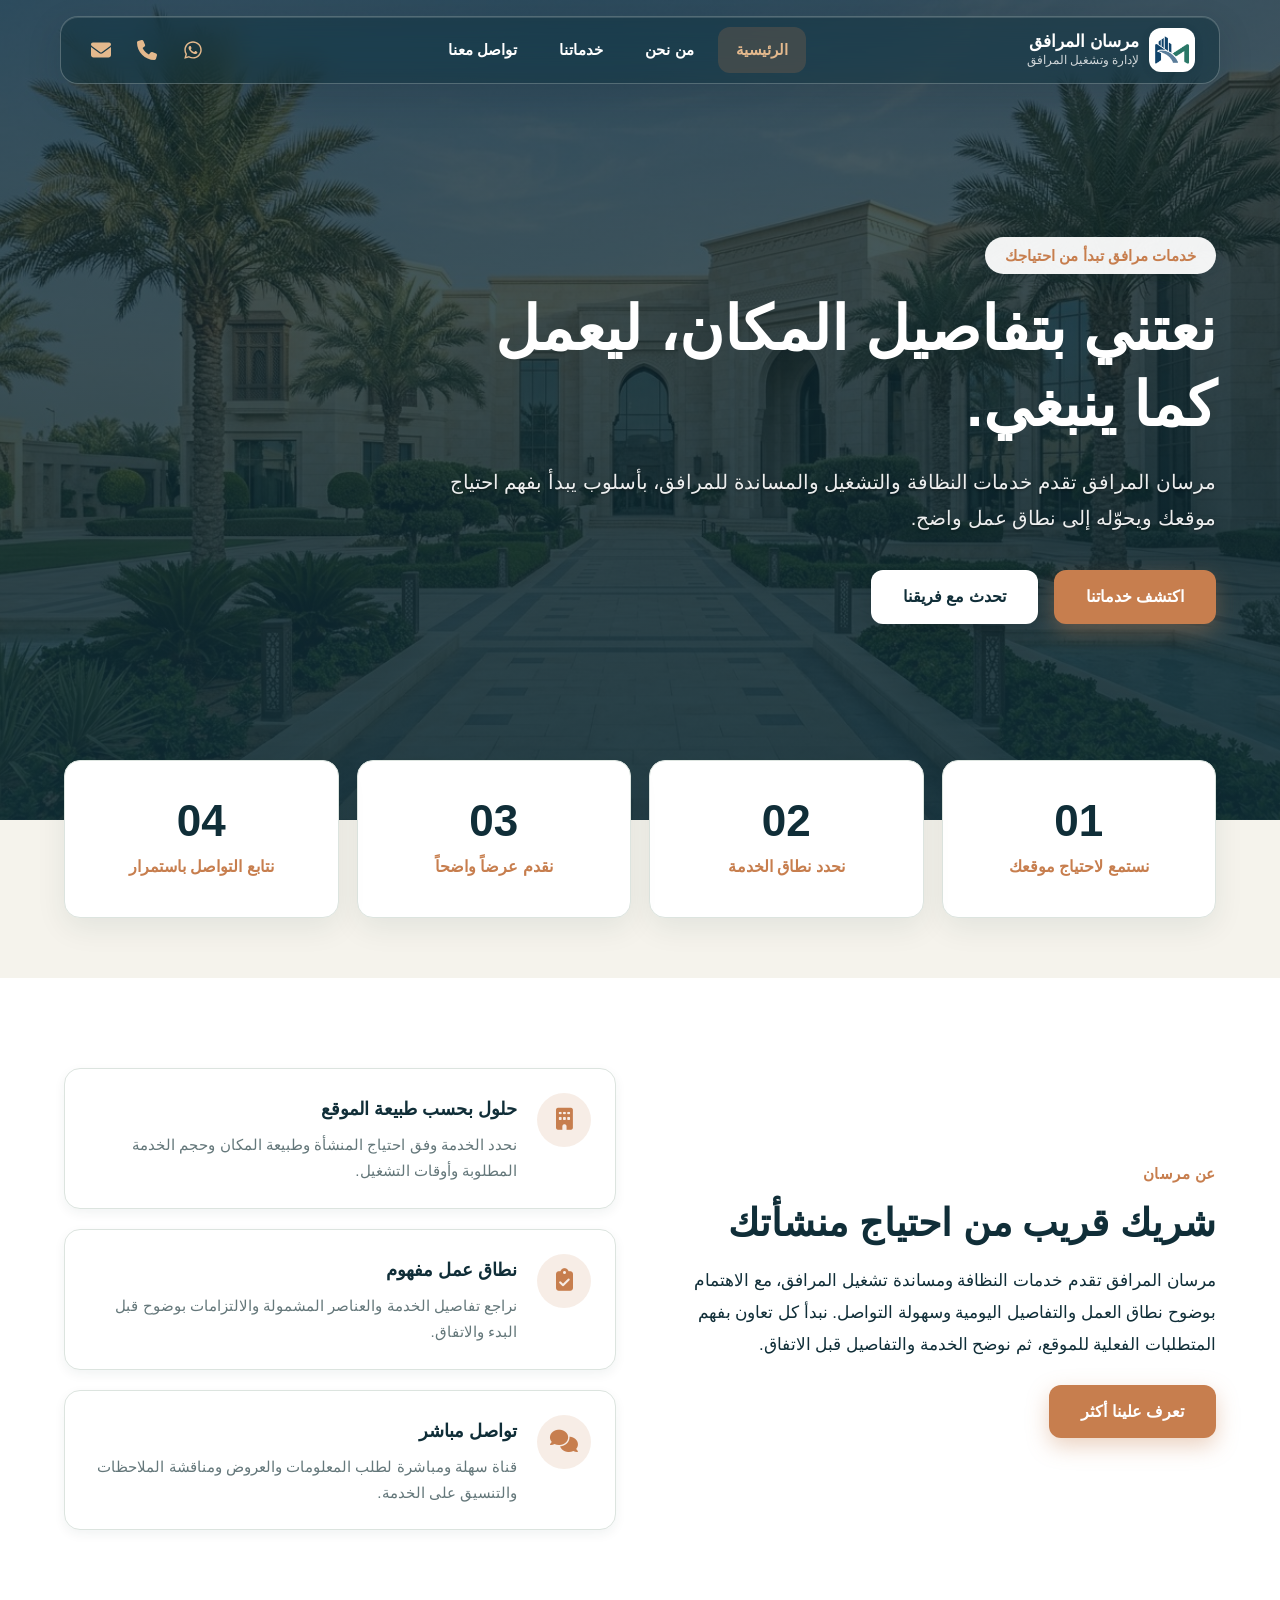
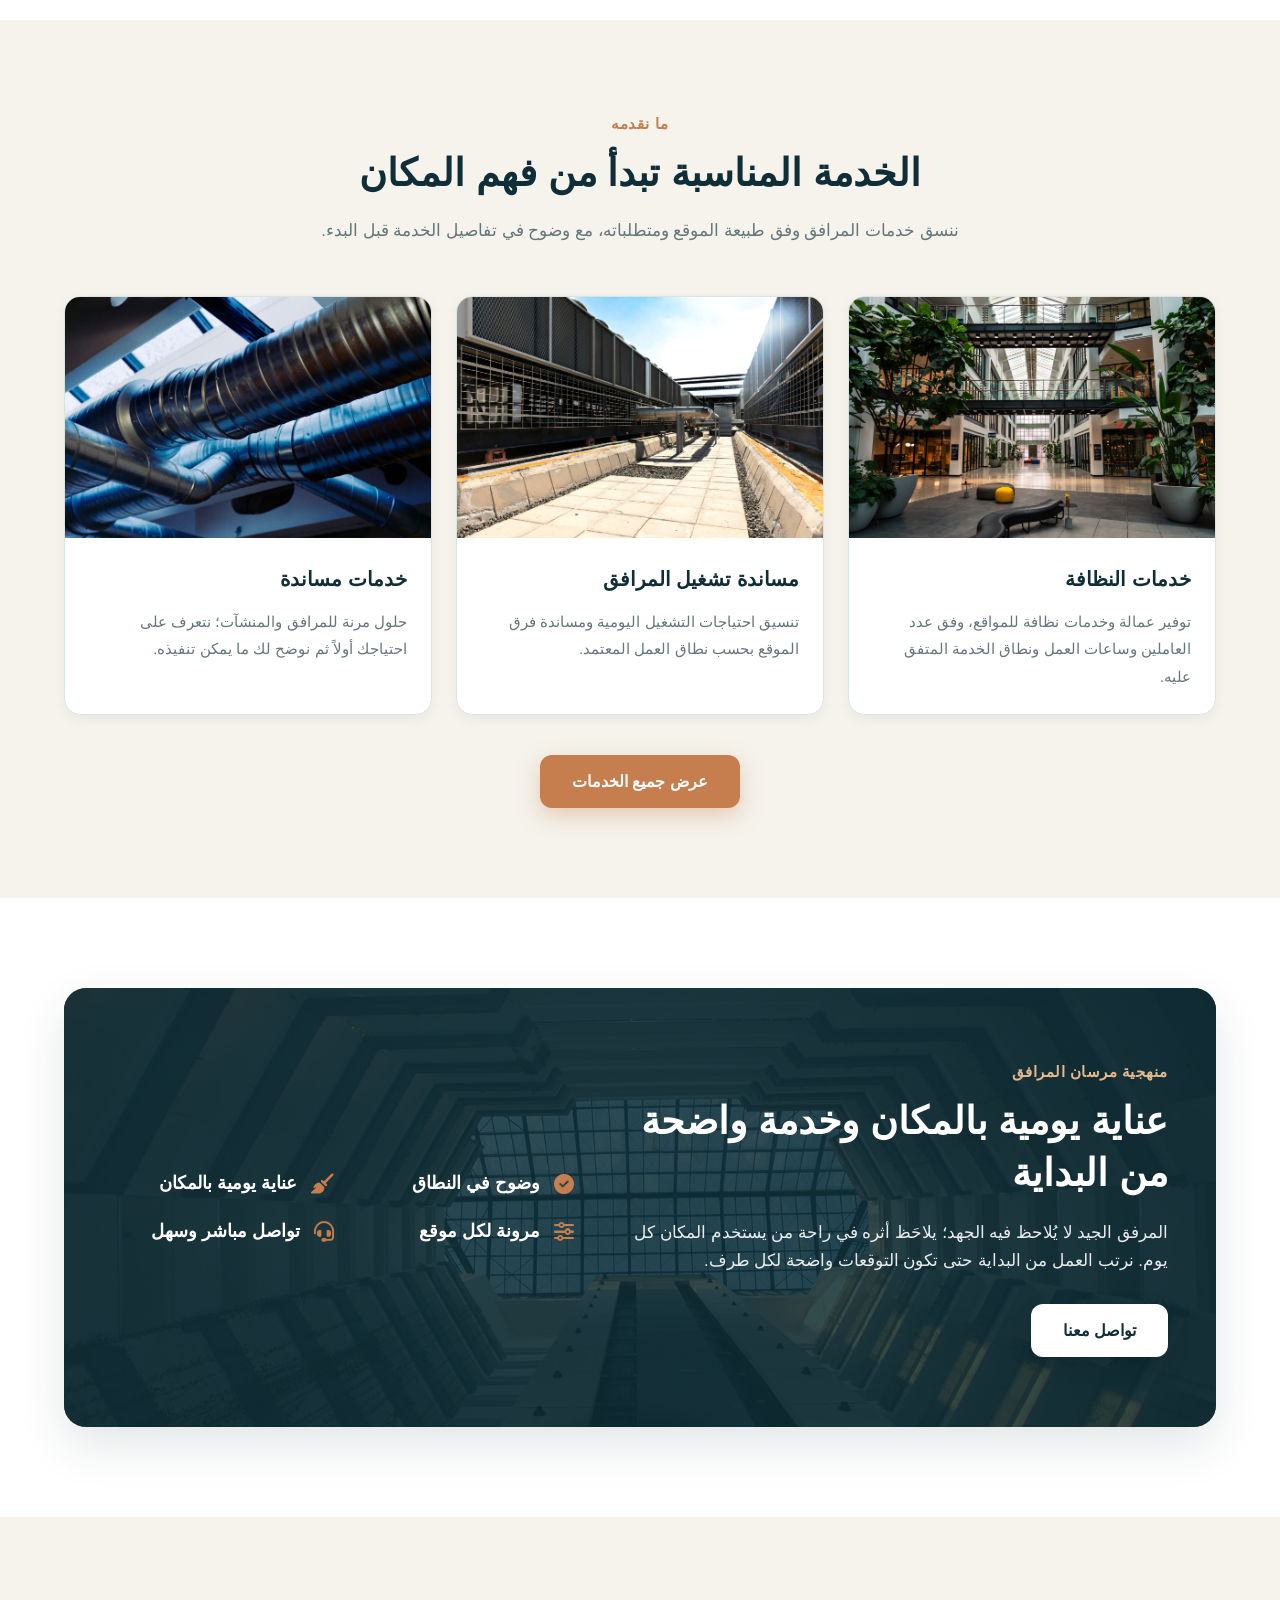
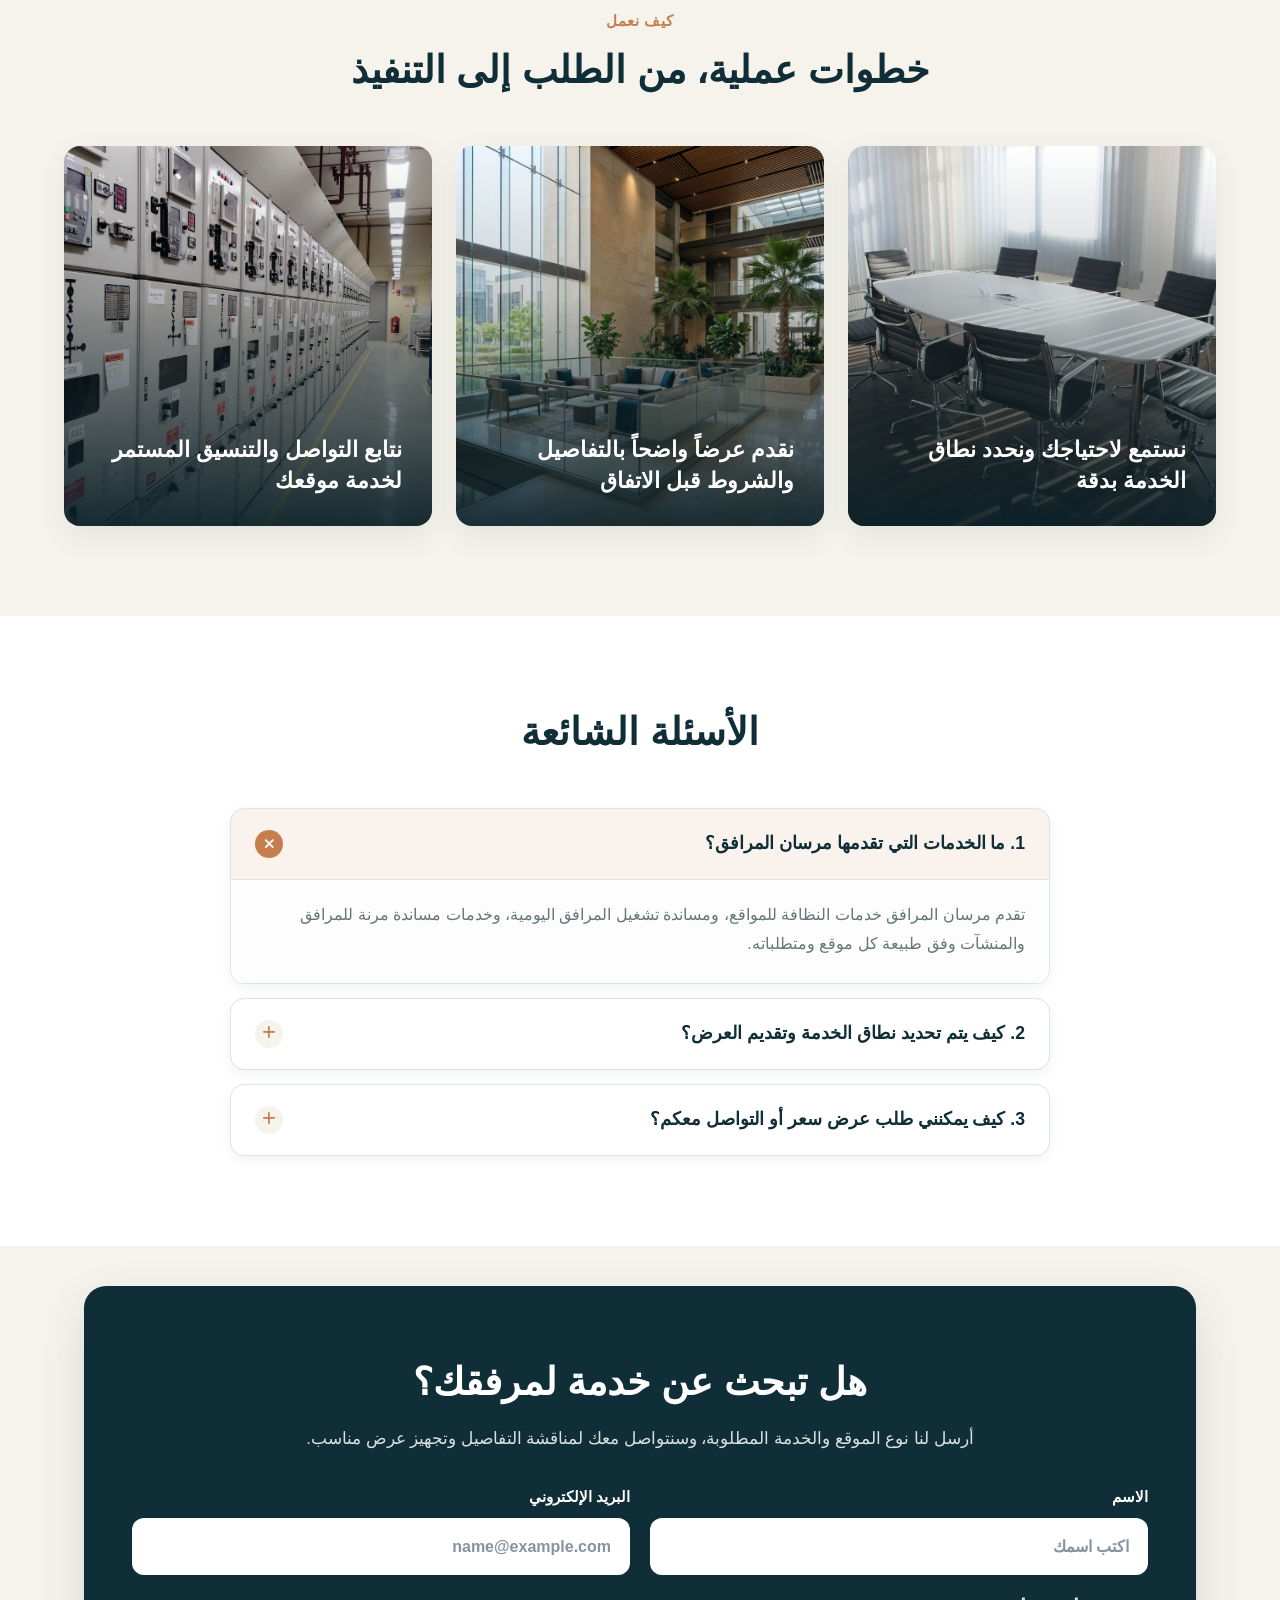
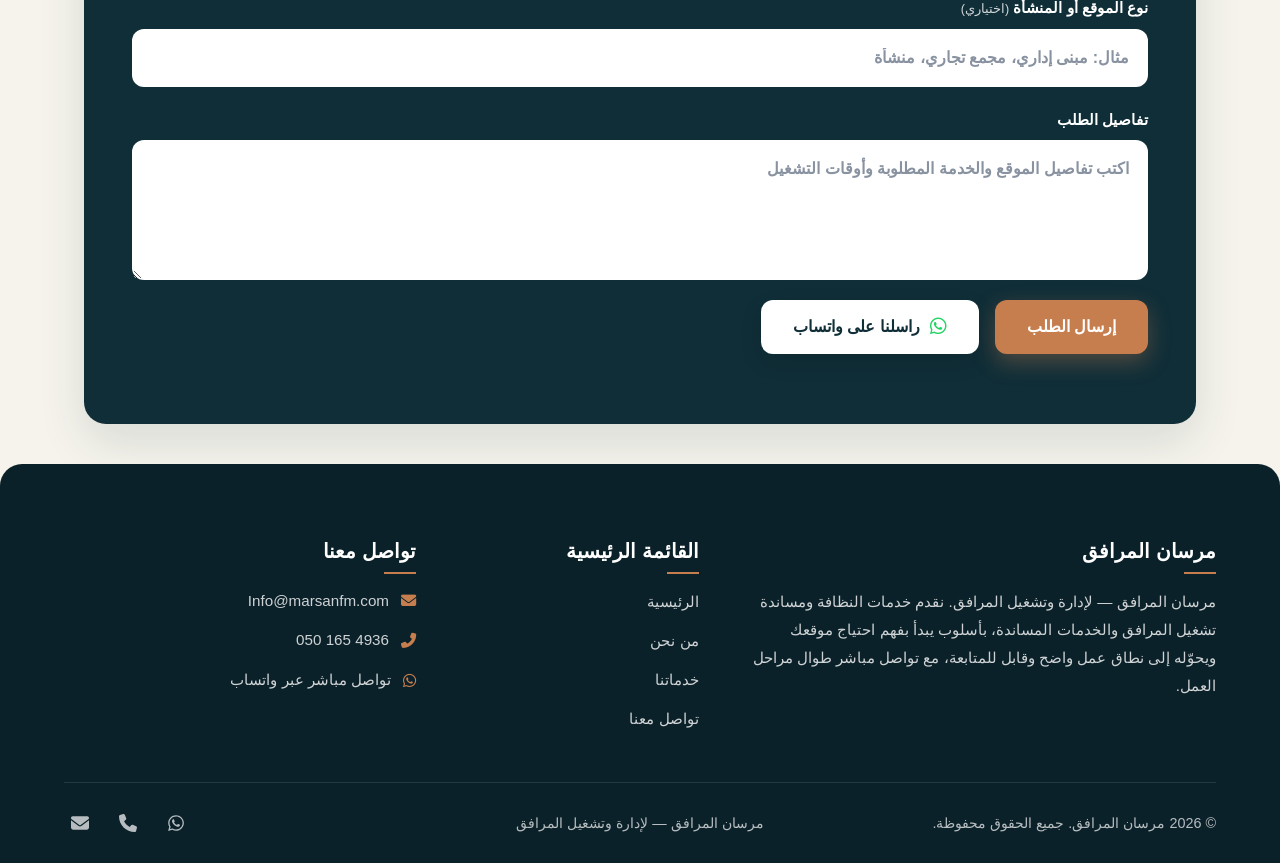
<file: index.html>
<!doctype html>
<html dir="rtl" lang="ar">
  <head>
    <meta charset="UTF-8" />
    <meta name="viewport" content="width=device-width, initial-scale=1.0" />
    <title>مرسان المرافق | إدارة وتشغيل المرافق</title>
    <link rel="canonical" href="https://marsanfm.com/" />
    <link rel="icon" type="image/png" href="/assets/images/favicon.png" />
    <meta
      name="description"
      content="مرسان المرافق — خدمات نظافة وتشغيل ومساندة للمرافق، تبدأ بفهم احتياج موقعك وتنتهي بخدمة واضحة قابلة للمتابعة."
    />
    <meta name="robots" content="index, follow" />

    <!-- Open Graph / Facebook -->
    <meta property="og:url" content="https://marsanfm.com/" />
    <meta property="og:site_name" content="مرسان المرافق" />
    <meta property="og:locale" content="ar_AR" />
    <meta property="og:type" content="website" />
    <meta property="og:title" content="مرسان المرافق | إدارة وتشغيل المرافق" />
    <meta
      property="og:description"
      content="مرسان المرافق — خدمات نظافة وتشغيل ومساندة للمرافق، تبدأ بفهم احتياج موقعك وتنتهي بخدمة واضحة قابلة للمتابعة."
    />
    <meta
      property="og:image"
      content="https://marsanfm.com/assets/images/hero-facilities.jpg"
    />

    <!-- Twitter -->
    <meta name="twitter:card" content="summary_large_image" />
    <meta name="twitter:title" content="مرسان المرافق | إدارة وتشغيل المرافق" />
    <meta
      name="twitter:description"
      content="مرسان المرافق — خدمات نظافة وتشغيل ومساندة للمرافق، تبدأ بفهم احتياج موقعك وتنتهي بخدمة واضحة قابلة للمتابعة."
    />
    <meta
      name="twitter:image"
      content="https://marsanfm.com/assets/images/hero-facilities.jpg"
    />

    <!-- Font Awesome -->
    <link
      rel="stylesheet"
      href="https://cdnjs.cloudflare.com/ajax/libs/font-awesome/6.5.1/css/all.min.css"
    />

    <!-- Main Stylesheet -->
    <link rel="stylesheet" href="/assets/css/style.css?v=3.0" />

    <!-- Schema.org Structured Data -->
    <script type="application/ld+json">
      {
        "@context": "https://schema.org",
        "@graph": [
          {
            "@type": "WebSite",
            "@id": "https://marsanfm.com/#website",
            "name": "مرسان المرافق",
            "url": "https://marsanfm.com/"
          },
          {
            "@type": "WebPage",
            "@id": "https://marsanfm.com/#webpage",
            "name": "مرسان المرافق | إدارة وتشغيل المرافق",
            "url": "https://marsanfm.com/",
            "inLanguage": "ar",
            "isPartOf": { "@id": "https://marsanfm.com/#website" }
          },
          {
            "@type": "Organization",
            "@id": "https://marsanfm.com/#organization",
            "name": "مرسان المرافق",
            "url": "https://marsanfm.com/",
            "email": "Info@marsanfm.com",
            "telephone": "+966501654936"
          }
        ]
      }
    </script>
  </head>
  <body>
    <!-- Site Header -->
    <header class="site-header" id="masthead">
      <div class="header-bar">
        <!-- Brand Logo -->
        <a href="/" class="header-brand" aria-label="مرسان المرافق، الصفحة الرئيسية">
          <span class="header-brand-mark">
            <img src="/assets/images/mersan-mark.png" alt="شعار مرسان المرافق" />
          </span>
          <span class="header-brand-text">
            <span class="header-brand-name">مرسان المرافق</span>
            <span class="header-brand-sub">لإدارة وتشغيل المرافق</span>
          </span>
        </a>

        <!-- Desktop Navigation -->
        <nav class="nav-desktop" aria-label="القائمة الرئيسية">
          <a href="/" class="nav-link active" aria-current="page">الرئيسية</a>
          <a href="/about/" class="nav-link">من نحن</a>
          <a href="/services/" class="nav-link">خدماتنا</a>
          <a href="/contact-us/" class="nav-link">تواصل معنا</a>
        </nav>

        <!-- Desktop Direct Contact Icons -->
        <div class="header-social">
          <a
            href="https://wa.me/966501654936?text=%D8%A7%D9%84%D8%B3%D9%84%D8%A7%D9%85%20%D8%B9%D9%84%D9%8A%D9%83%D9%85%D8%8C%20%D8%A3%D8%B1%D8%BA%D8%A8%20%D9%81%D9%8A%20%D8%B7%D9%84%D8%A8%20%D8%B9%D8%B1%D8%B6%20%D8%B3%D8%B9%D8%B1%20%D9%84%D8%AE%D8%AF%D9%85%D8%A7%D8%AA%20%D9%85%D8%B1%D8%B3%D8%A7%D9%86%20%D8%A7%D9%84%D9%85%D8%B1%D8%A7%D9%81%D9%82"
            target="_blank"
            rel="noopener noreferrer"
            aria-label="واتساب"
          >
            <svg viewBox="0 0 448 512">
              <path
                d="M380.9 97.1C339 55.1 283.2 32 223.9 32c-122.4 0-222 99.6-222 222 0 39.1 10.2 77.3 29.6 111L0 480l117.7-30.9c32.4 17.7 68.9 27 106.1 27h.1c122.3 0 224.1-99.6 224.1-222 0-59.3-25.2-115-67.1-157zm-157 341.6c-33.2 0-65.7-8.9-94-25.7l-6.7-4-69.8 18.3L72 359.2l-4.4-7c-18.5-29.4-28.2-63.3-28.2-98.2 0-101.7 82.8-184.5 184.6-184.5 49.3 0 95.6 19.2 130.4 54.1 34.8 34.9 56.2 81.2 56.1 130.5 0 101.8-84.9 184.6-186.6 184.6zm101.2-138.2c-5.5-2.8-32.8-16.2-37.9-18-5.1-1.9-8.8-2.8-12.5 2.8-3.7 5.6-14.3 18-17.6 21.8-3.2 3.7-6.5 4.2-12 1.4-32.6-16.3-54-29.1-75.5-66-5.7-9.8 5.7-9.1 16.3-30.3 1.8-3.7.9-6.9-.5-9.7-1.4-2.8-12.5-30.1-17.1-41.2-4.5-10.8-9.1-9.3-12.5-9.5-3.2-.2-6.9-.2-10.6-.2-3.7 0-9.7 1.4-14.8 6.9-5.1 5.6-19.4 19-19.4 46.3 0 27.3 19.9 53.7 22.6 57.4 2.8 3.7 39.1 59.7 94.8 83.8 35.2 15.2 49 16.5 66.6 13.9 10.7-1.6 32.8-13.4 37.4-26.4 4.6-13 4.6-24.1 3.2-26.4-1.3-2.5-5-3.9-10.5-6.6z"
              />
            </svg>
          </a>
          <a
            href="tel:+966501654936"
            aria-label="اتصال هاتفي"
          >
            <svg viewBox="0 0 512 512">
              <path
                d="M164.9 24.6c-7.7-18.6-28-28.5-47.4-23.2l-88 24C12.1 30.2 0 46 0 64C0 311.4 200.6 512 448 512c18 0 33.8-12.1 38.6-29.5l24-88c5.3-19.4-4.6-39.7-23.2-47.4l-96-40c-16.3-6.8-35.2-2.1-46.3 11.6L304.7 368C234.3 334.7 177.3 277.7 144 207.3L193.3 167c13.7-11.2 18.4-30 11.6-46.3l-40-96z"
              />
            </svg>
          </a>
          <a
            href="mailto:Info@marsanfm.com"
            aria-label="البريد الإلكتروني"
          >
            <svg viewBox="0 0 512 512">
              <path
                d="M48 64C21.5 64 0 85.5 0 112c0 15.1 7.1 29.3 19.2 38.4L236.8 313.6c11.4 8.5 27 8.5 38.4 0L492.8 150.4c12.1-9.1 19.2-23.3 19.2-38.4c0-26.5-21.5-48-48-48H48zM0 176V384c0 35.3 28.7 64 64 64H448c35.3 0 64-28.7 64-64V176L294.4 339.2c-22.8 17.1-54 17.1-76.8 0L0 176z"
              />
            </svg>
          </a>
        </div>

        <!-- Mobile Hamburger Toggle -->
        <button
          class="mobile-nav-toggle"
          aria-label="فتح القائمة"
          aria-expanded="false"
        >
          <svg class="icon-hamburger" viewBox="0 0 24 24">
            <path
              d="M3 13h18c0.552 0 1-0.448 1-1s-0.448-1-1-1h-18c-0.552 0-1 0.448-1 1s0.448 1 1 1zM3 7h18c0.552 0 1-0.448 1-1s-0.448-1-1-1h-18c-0.552 0-1 0.448-1 1s0.448 1 1 1zM3 19h18c0.552 0 1-0.448 1-1s-0.448-1-1-1h-18c-0.552 0-1 0.448-1 1s0.448 1 1 1z"
            />
          </svg>
          <svg class="icon-close" viewBox="0 0 24 24">
            <path
              d="M5.293 6.707l5.293 5.293-5.293 5.293c-0.391 0.391-0.391 1.024 0 1.414s1.024 0.391 1.414 0l5.293-5.293 5.293 5.293c0.391 0.391 1.024 0.391 1.414 0s0.391-1.024 0-1.414l-5.293-5.293 5.293-5.293c0.391-0.391 0.391-1.024 0-1.414s-1.024-0.391-1.414 0l-5.293 5.293-5.293-5.293c-0.391-0.391-1.024-0.391-1.414 0s-0.391 1.024 0 1.414z"
            />
          </svg>
        </button>

        <!-- Mobile Drawer Menu -->
        <div class="mobile-menu-drawer" id="mobile-drawer">
          <a href="/" class="nav-link active">الرئيسية</a>
          <a href="/about/" class="nav-link">من نحن</a>
          <a href="/services/" class="nav-link">خدماتنا</a>
          <a href="/contact-us/" class="nav-link">تواصل معنا</a>
          <div class="mobile-social-wrap">
            <a
              href="https://wa.me/966501654936?text=%D8%A7%D9%84%D8%B3%D9%84%D8%A7%D9%85%20%D8%B9%D9%84%D9%8A%D9%83%D9%85%D8%8C%20%D8%A3%D8%B1%D8%BA%D8%A8%20%D9%81%D9%8A%20%D8%B7%D9%84%D8%A8%20%D8%B9%D8%B1%D8%B6%20%D8%B3%D8%B9%D8%B1%20%D9%84%D8%AE%D8%AF%D9%85%D8%A7%D8%AA%20%D9%85%D8%B1%D8%B3%D8%A7%D9%86%20%D8%A7%D9%84%D9%85%D8%B1%D8%A7%D9%81%D9%82"
              target="_blank"
              rel="noopener noreferrer"
              aria-label="واتساب"
            >
              <svg viewBox="0 0 448 512">
                <path
                  d="M380.9 97.1C339 55.1 283.2 32 223.9 32c-122.4 0-222 99.6-222 222 0 39.1 10.2 77.3 29.6 111L0 480l117.7-30.9c32.4 17.7 68.9 27 106.1 27h.1c122.3 0 224.1-99.6 224.1-222 0-59.3-25.2-115-67.1-157zm-157 341.6c-33.2 0-65.7-8.9-94-25.7l-6.7-4-69.8 18.3L72 359.2l-4.4-7c-18.5-29.4-28.2-63.3-28.2-98.2 0-101.7 82.8-184.5 184.6-184.5 49.3 0 95.6 19.2 130.4 54.1 34.8 34.9 56.2 81.2 56.1 130.5 0 101.8-84.9 184.6-186.6 184.6zm101.2-138.2c-5.5-2.8-32.8-16.2-37.9-18-5.1-1.9-8.8-2.8-12.5 2.8-3.7 5.6-14.3 18-17.6 21.8-3.2 3.7-6.5 4.2-12 1.4-32.6-16.3-54-29.1-75.5-66-5.7-9.8 5.7-9.1 16.3-30.3 1.8-3.7.9-6.9-.5-9.7-1.4-2.8-12.5-30.1-17.1-41.2-4.5-10.8-9.1-9.3-12.5-9.5-3.2-.2-6.9-.2-10.6-.2-3.7 0-9.7 1.4-14.8 6.9-5.1 5.6-19.4 19-19.4 46.3 0 27.3 19.9 53.7 22.6 57.4 2.8 3.7 39.1 59.7 94.8 83.8 35.2 15.2 49 16.5 66.6 13.9 10.7-1.6 32.8-13.4 37.4-26.4 4.6-13 4.6-24.1 3.2-26.4-1.3-2.5-5-3.9-10.5-6.6z"
                />
              </svg>
            </a>
            <a href="tel:+966501654936" aria-label="اتصال هاتفي">
              <svg viewBox="0 0 512 512">
                <path
                  d="M164.9 24.6c-7.7-18.6-28-28.5-47.4-23.2l-88 24C12.1 30.2 0 46 0 64C0 311.4 200.6 512 448 512c18 0 33.8-12.1 38.6-29.5l24-88c5.3-19.4-4.6-39.7-23.2-47.4l-96-40c-16.3-6.8-35.2-2.1-46.3 11.6L304.7 368C234.3 334.7 177.3 277.7 144 207.3L193.3 167c13.7-11.2 18.4-30 11.6-46.3l-40-96z"
                />
              </svg>
            </a>
            <a href="mailto:Info@marsanfm.com" aria-label="البريد الإلكتروني">
              <svg viewBox="0 0 512 512">
                <path
                  d="M48 64C21.5 64 0 85.5 0 112c0 15.1 7.1 29.3 19.2 38.4L236.8 313.6c11.4 8.5 27 8.5 38.4 0L492.8 150.4c12.1-9.1 19.2-23.3 19.2-38.4c0-26.5-21.5-48-48-48H48zM0 176V384c0 35.3 28.7 64 64 64H448c35.3 0 64-28.7 64-64V176L294.4 339.2c-22.8 17.1-54 17.1-76.8 0L0 176z"
                />
              </svg>
            </a>
          </div>
        </div>
      </div>
    </header>

    <!-- Hero Section -->
    <section
      class="hero-section"
      style="background-image: url(&quot;/assets/images/hero-facilities.jpg&quot;)"
    >
      <div class="container">
        <div class="hero-content">
          <span class="hero-eyebrow">خدمات مرافق تبدأ من احتياجك</span>
          <h1 class="hero-title">نعتني بتفاصيل المكان، ليعمل كما ينبغي.</h1>
          <p class="hero-desc">
            مرسان المرافق تقدم خدمات النظافة والتشغيل والمساندة للمرافق، بأسلوب
            يبدأ بفهم احتياج موقعك ويحوّله إلى نطاق عمل واضح.
          </p>
          <div class="hero-actions">
            <a href="/services/" class="btn btn-primary">اكتشف خدماتنا</a>
            <a
              href="https://wa.me/966501654936?text=%D8%A7%D9%84%D8%B3%D9%84%D8%A7%D9%85%20%D8%B9%D9%84%D9%8A%D9%83%D9%85%D8%8C%20%D8%A3%D8%B1%D8%BA%D8%A8%20%D9%81%D9%8A%20%D8%B7%D9%84%D8%A8%20%D8%B9%D8%B1%D8%B6%20%D8%B3%D8%B9%D8%B1%20%D9%84%D8%AE%D8%AF%D9%85%D8%A7%D8%AA%20%D9%85%D8%B1%D8%B3%D8%A7%D9%86%20%D8%A7%D9%84%D9%85%D8%B1%D8%A7%D9%81%D9%82"
              target="_blank"
              rel="noopener noreferrer"
              class="btn btn-secondary"
            >تحدث مع فريقنا</a>
          </div>
        </div>
      </div>
    </section>

    <!-- Workflow Pillars / Highlight Strip -->
    <div class="stats-section">
      <div class="container">
        <div class="stats-grid">
          <div class="stat-card">
            <div class="stat-number">01</div>
            <div class="stat-title">نستمع لاحتياج موقعك</div>
          </div>
          <div class="stat-card">
            <div class="stat-number">02</div>
            <div class="stat-title">نحدد نطاق الخدمة</div>
          </div>
          <div class="stat-card">
            <div class="stat-number">03</div>
            <div class="stat-title">نقدم عرضاً واضحاً</div>
          </div>
          <div class="stat-card">
            <div class="stat-number">04</div>
            <div class="stat-title">نتابع التواصل باستمرار</div>
          </div>
        </div>
      </div>
    </div>

    <!-- About Overview Section -->
    <section class="section section-bg-white">
      <div class="container">
        <div class="two-col-grid">
          <div class="two-col-text">
            <span class="section-subtitle">عن مرسان</span>
            <h2 class="section-title">شريك قريب من احتياج منشأتك</h2>
            <p>
              مرسان المرافق تقدم خدمات النظافة ومساندة تشغيل المرافق، مع الاهتمام
              بوضوح نطاق العمل والتفاصيل اليومية وسهولة التواصل. نبدأ كل تعاون
              بفهم المتطلبات الفعلية للموقع، ثم نوضح الخدمة والتفاصيل قبل
              الاتفاق.
            </p>
            <a href="/about/" class="btn btn-primary">تعرف علينا أكثر</a>
          </div>
          <div class="feature-cards-grid">
            <div class="feature-box">
              <div class="feature-icon"><i class="fas fa-building"></i></div>
              <div class="feature-box-content">
                <h3>حلول بحسب طبيعة الموقع</h3>
                <p>
                  نحدد الخدمة وفق احتياج المنشأة وطبيعة المكان وحجم الخدمة
                  المطلوبة وأوقات التشغيل.
                </p>
              </div>
            </div>
            <div class="feature-box">
              <div class="feature-icon"><i class="fas fa-clipboard-check"></i></div>
              <div class="feature-box-content">
                <h3>نطاق عمل مفهوم</h3>
                <p>
                  نراجع تفاصيل الخدمة والعناصر المشمولة والالتزامات بوضوح قبل
                  البدء والاتفاق.
                </p>
              </div>
            </div>
            <div class="feature-box">
              <div class="feature-icon">
                <i class="fas fa-comments"></i>
              </div>
              <div class="feature-box-content">
                <h3>تواصل مباشر</h3>
                <p>
                  قناة سهلة ومباشرة لطلب المعلومات والعروض ومناقشة الملاحظات
                  والتنسيق على الخدمة.
                </p>
              </div>
            </div>
          </div>
        </div>
      </div>
    </section>

    <!-- Services Section -->
    <section class="section section-bg-light">
      <div class="container">
        <div class="section-header text-center">
          <span class="section-subtitle">ما نقدمه</span>
          <h2 class="section-title">الخدمة المناسبة تبدأ من فهم المكان</h2>
          <p class="section-desc">
            ننسق خدمات المرافق وفق طبيعة الموقع ومتطلباته، مع وضوح في تفاصيل
            الخدمة قبل البدء.
          </p>
        </div>

        <div class="services-grid">
          <!-- 1. خدمات النظافة -->
          <div class="service-card">
            <div class="service-card-img">
              <img
                src="/assets/images/service-cleaning.jpg"
                alt="خدمات النظافة للمواقع والمرافق"
                loading="lazy"
              />
            </div>
            <div class="service-card-body">
              <h3 class="service-card-title">خدمات النظافة</h3>
              <p class="service-card-desc">
                توفير عمالة وخدمات نظافة للمواقع، وفق عدد العاملين وساعات العمل
                ونطاق الخدمة المتفق عليه.
              </p>
            </div>
          </div>

          <!-- 2. مساندة تشغيل المرافق -->
          <div class="service-card">
            <div class="service-card-img">
              <img
                src="/assets/images/service-operations.jpg"
                alt="مساندة تشغيل المرافق"
                loading="lazy"
              />
            </div>
            <div class="service-card-body">
              <h3 class="service-card-title">مساندة تشغيل المرافق</h3>
              <p class="service-card-desc">
                تنسيق احتياجات التشغيل اليومية ومساندة فرق الموقع بحسب نطاق
                العمل المعتمد.
              </p>
            </div>
          </div>

          <!-- 3. خدمات مساندة -->
          <div class="service-card">
            <div class="service-card-img">
              <img
                src="/assets/images/service-support.jpg"
                alt="خدمات مساندة للمرافق والمنشآت"
                loading="lazy"
              />
            </div>
            <div class="service-card-body">
              <h3 class="service-card-title">خدمات مساندة</h3>
              <p class="service-card-desc">
                حلول مرنة للمرافق والمنشآت؛ نتعرف على احتياجك أولاً ثم نوضح لك
                ما يمكن تنفيذه.
              </p>
            </div>
          </div>
        </div>

        <div style="text-align: center; margin-top: 40px">
          <a href="/services/" class="btn btn-primary">عرض جميع الخدمات</a>
        </div>
      </div>
    </section>

    <!-- Quality & Commitment Highlight -->
    <section class="section section-bg-white">
      <div class="container">
        <div
          class="highlight-banner"
          style="
            background-image: url(&quot;/assets/images/motion-bg-04.png&quot;);
          "
        >
          <div class="container-inner">
            <div>
              <span class="section-subtitle" style="color: #e4b98d"
                >منهجية مرسان المرافق</span
              >
              <h2
                class="section-title"
                style="color: #ffffff; margin-bottom: 20px"
              >
                عناية يومية بالمكان وخدمة واضحة من البداية
              </h2>
              <p
                style="
                  color: rgba(255, 255, 255, 0.9);
                  margin-bottom: 28px;
                  font-size: 1.05rem;
                "
              >
                المرفق الجيد لا يُلاحظ فيه الجهد؛ يلاحَظ أثره في راحة من يستخدم
                المكان كل يوم. نرتب العمل من البداية حتى تكون التوقعات واضحة لكل
                طرف.
              </p>
              <a href="/contact-us/" class="btn btn-secondary">تواصل معنا</a>
            </div>
            <div class="highlight-list">
              <div class="highlight-item">
                <i class="fas fa-check-circle"></i> وضوح في النطاق
              </div>
              <div class="highlight-item">
                <i class="fas fa-broom"></i> عناية يومية بالمكان
              </div>
              <div class="highlight-item">
                <i class="fas fa-sliders-h"></i> مرونة لكل موقع
              </div>
              <div class="highlight-item">
                <i class="fas fa-headset"></i> تواصل مباشر وسهل
              </div>
            </div>
          </div>
        </div>
      </div>
    </section>

    <!-- Approach Showcase Cards -->
    <section class="section section-bg-light">
      <div class="container">
        <div class="section-header text-center">
          <span class="section-subtitle">كيف نعمل</span>
          <h2 class="section-title">خطوات عملية، من الطلب إلى التنفيذ</h2>
        </div>

        <div class="models-grid">
          <div
            class="model-card"
            style="
              background-image: url(&quot;/assets/images/approach-consultation.jpg&quot;);
            "
          >
            <div class="model-card-content">
              <h3 class="model-card-title">
                نستمع لاحتياجك ونحدد نطاق الخدمة بدقة
              </h3>
            </div>
          </div>
          <div
            class="model-card"
            style="
              background-image: url(&quot;/assets/images/approach-quality.jpg&quot;);
            "
          >
            <div class="model-card-content">
              <h3 class="model-card-title">
                نقدم عرضاً واضحاً بالتفاصيل والشروط قبل الاتفاق
              </h3>
            </div>
          </div>
          <div
            class="model-card"
            style="
              background-image: url(&quot;/assets/images/motion-bg-10.png&quot;);
            "
          >
            <div class="model-card-content">
              <h3 class="model-card-title">
                نتابع التواصل والتنسيق المستمر لخدمة موقعك
              </h3>
            </div>
          </div>
        </div>
      </div>
    </section>

    <!-- FAQ Accordion Section -->
    <section class="section section-bg-white">
      <div class="container">
        <div class="section-header text-center">
          <h2 class="section-title">الأسئلة الشائعة</h2>
        </div>

        <div class="faq-wrap">
          <!-- Item 1 (Active by default) -->
          <div class="faq-item active">
            <button class="faq-trigger" aria-expanded="true">
              <span>1. ما الخدمات التي تقدمها مرسان المرافق؟</span>
              <span class="faq-icon"><i class="fas fa-plus"></i></span>
            </button>
            <div class="faq-content">
              <p>
                تقدم مرسان المرافق خدمات النظافة للمواقع، ومساندة تشغيل المرافق
                اليومية، وخدمات مساندة مرنة للمرافق والمنشآت وفق طبيعة كل موقع
                ومتطلباته.
              </p>
            </div>
          </div>

          <!-- Item 2 -->
          <div class="faq-item">
            <button class="faq-trigger" aria-expanded="false">
              <span>2. كيف يتم تحديد نطاق الخدمة وتقديم العرض؟</span>
              <span class="faq-icon"><i class="fas fa-plus"></i></span>
            </button>
            <div class="faq-content">
              <p>
                نبدأ بالتعرف على نوع الموقع وحجم الخدمة المطلوبة وأوقات التشغيل،
                ثم نحدد نطاق الخدمة والعناصر المشمولة وأي متطلبات إضافية، وبعدها
                نرسل عرضاً واضحاً بالتفاصيل والتكلفة والشروط للمراجعة قبل
                الاتفاق.
              </p>
            </div>
          </div>

          <!-- Item 3 -->
          <div class="faq-item">
            <button class="faq-trigger" aria-expanded="false">
              <span>3. كيف يمكنني طلب عرض سعر أو التواصل معكم؟</span>
              <span class="faq-icon"><i class="fas fa-plus"></i></span>
            </button>
            <div class="faq-content">
              <p>
                يمكنك إرسال نوع الموقع والخدمة المطلوبة عبر نموذج الطلب أدناه، أو
                التواصل مباشرة عبر واتساب أو الهاتف على الرقم
                <bdi class="sc-ltr-num">050 165 4936</bdi> أو عبر البريد
                الإلكتروني <bdi class="sc-ltr-num">Info@marsanfm.com</bdi>.
              </p>
            </div>
          </div>
        </div>
      </div>
    </section>

    <!-- Request Form Section -->
    <div class="container">
      <div class="request-section">
        <div class="section-header text-center" style="margin-bottom: 24px">
          <h2 class="section-title" style="color: #ffffff">هل تبحث عن خدمة لمرفقك؟</h2>
          <p class="section-desc" style="color: rgba(255, 255, 255, 0.85)">
            أرسل لنا نوع الموقع والخدمة المطلوبة، وسنتواصل معك لمناقشة التفاصيل
            وتجهيز عرض مناسب.
          </p>
        </div>

        <form class="request-form" id="request-form" novalidate>
          <!-- Form configuration -->
          <input
            type="hidden"
            name="access_key"
            value="PENDING_MERSAN_WEB3FORMS_KEY"
          />
          <input
            type="hidden"
            name="subject"
            value="طلب عرض سعر جديد — مرسان المرافق"
          />
          <input
            type="hidden"
            name="from_name"
            value="مرسان المرافق — نموذج طلب الخدمة"
          />
          <input type="checkbox" name="botcheck" style="display: none" />

          <div
            class="rf-notice success"
            id="rf-notice-success"
            role="status"
            aria-live="polite"
            hidden
          >
            تم استلام طلبك بنجاح، سنتواصل معك قريبًا.
          </div>
          <div
            class="rf-notice error"
            id="rf-notice-error"
            role="alert"
            aria-live="assertive"
            hidden
          >
            الرجاء تعبئة جميع الحقول المطلوبة.
          </div>

          <label class="rf-field">
            <span>الاسم</span>
            <input
              type="text"
              name="name"
              placeholder="اكتب اسمك"
              autocomplete="name"
              maxlength="120"
              required
            />
          </label>

          <label class="rf-field">
            <span>البريد الإلكتروني</span>
            <input
              type="email"
              name="email"
              placeholder="name@example.com"
              autocomplete="email"
              maxlength="190"
              required
            />
          </label>

          <label class="rf-field rf-field--full">
            <span
              >نوع الموقع أو المنشأة
              <small style="font-weight: 400; opacity: 0.8"
                >(اختياري)</small
              ></span
            >
            <input
              type="text"
              name="site_type"
              placeholder="مثال: مبنى إداري، مجمع تجاري، منشأة"
              maxlength="150"
            />
          </label>

          <label class="rf-field rf-field--full">
            <span>تفاصيل الطلب</span>
            <textarea
              name="message"
              placeholder="اكتب تفاصيل الموقع والخدمة المطلوبة وأوقات التشغيل"
              maxlength="2000"
              required
            ></textarea>
          </label>

          <div class="rf-actions">
            <button type="submit" class="btn btn-primary" style="border: none">
              إرسال الطلب
            </button>
            <a
              href="https://wa.me/966501654936?text=%D8%A7%D9%84%D8%B3%D9%84%D8%A7%D9%85%20%D8%B9%D9%84%D9%8A%D9%83%D9%85%D8%8C%20%D8%A3%D8%B1%D8%BA%D8%A8%20%D9%81%D9%8A%20%D8%B7%D9%84%D8%A8%20%D8%B9%D8%B1%D8%B6%20%D8%B3%D8%B9%D8%B1%20%D9%84%D8%AE%D8%AF%D9%85%D8%A7%D8%AA%20%D9%85%D8%B1%D8%B3%D8%A7%D9%86%20%D8%A7%D9%84%D9%85%D8%B1%D8%A7%D9%81%D9%82"
              target="_blank"
              rel="noopener noreferrer"
              class="btn btn-secondary"
            >
              <i
                class="fab fa-whatsapp"
                style="color: #25d366; font-size: 1.2rem"
              ></i>
              راسلنا على واتساب
            </a>
          </div>
        </form>
      </div>
    </div>

    <!-- Site Footer -->
    <footer class="site-footer" id="colophon">
      <div class="container">
        <div class="footer-grid">
          <!-- Col 1: About -->
          <div class="footer-col footer-about">
            <h5>مرسان المرافق</h5>
            <p>
              مرسان المرافق — لإدارة وتشغيل المرافق. نقدم خدمات النظافة ومساندة
              تشغيل المرافق والخدمات المساندة، بأسلوب يبدأ بفهم احتياج موقعك
              ويحوّله إلى نطاق عمل واضح وقابل للمتابعة، مع تواصل مباشر طوال
              مراحل العمل.
            </p>
          </div>

          <!-- Col 2: Navigation -->
          <div class="footer-col footer-nav">
            <h5>القائمة الرئيسية</h5>
            <ul>
              <li><a href="/">الرئيسية</a></li>
              <li><a href="/about/">من نحن</a></li>
              <li><a href="/services/">خدماتنا</a></li>
              <li><a href="/contact-us/">تواصل معنا</a></li>
            </ul>
          </div>

          <!-- Col 3: Contact Info -->
          <div class="footer-col">
            <h5>تواصل معنا</h5>
            <ul class="footer-contact-list">
              <li>
                <i class="fas fa-envelope"></i>
                <a href="mailto:Info@marsanfm.com">Info@marsanfm.com</a>
              </li>
              <li>
                <i class="fas fa-phone-alt"></i>
                <a href="tel:+966501654936"
                  ><bdi class="sc-ltr-num">050 165 4936</bdi></a
                >
              </li>
              <li>
                <i class="fab fa-whatsapp"></i>
                <a
                  href="https://wa.me/966501654936?text=%D8%A7%D9%84%D8%B3%D9%84%D8%A7%D9%85%20%D8%B9%D9%84%D9%8A%D9%83%D9%85%D8%8C%20%D8%A3%D8%B1%D8%BA%D8%A8%20%D9%81%D9%8A%20%D8%B7%D9%84%D8%A8%20%D8%B9%D8%B1%D8%B6%20%D8%B3%D8%B9%D8%B1%20%D9%84%D8%AE%D8%AF%D9%85%D8%A7%D8%AA%20%D9%85%D8%B1%D8%B3%D8%A7%D9%86%20%D8%A7%D9%84%D9%85%D8%B1%D8%A7%D9%81%D9%82"
                  target="_blank"
                  rel="noopener noreferrer"
                  >تواصل مباشر عبر واتساب</a
                >
              </li>
            </ul>
          </div>
        </div>

        <!-- Footer Bottom Bar -->
        <div class="footer-bottom">
          <p>© 2026 مرسان المرافق. جميع الحقوق محفوظة.</p>
          <p class="footer-credit">مرسان المرافق — لإدارة وتشغيل المرافق</p>
          <div class="footer-social">
            <a
              href="https://wa.me/966501654936?text=%D8%A7%D9%84%D8%B3%D9%84%D8%A7%D9%85%20%D8%B9%D9%84%D9%8A%D9%83%D9%85%D8%8C%20%D8%A3%D8%B1%D8%BA%D8%A8%20%D9%81%D9%8A%20%D8%B7%D9%84%D8%A8%20%D8%B9%D8%B1%D8%B6%20%D8%B3%D8%B9%D8%B1%20%D9%84%D8%AE%D8%AF%D9%85%D8%A7%D8%AA%20%D9%85%D8%B1%D8%B3%D8%A7%D9%86%20%D8%A7%D9%84%D9%85%D8%B1%D8%A7%D9%81%D9%82"
              target="_blank"
              rel="noopener noreferrer"
              aria-label="واتساب"
            >
              <svg viewBox="0 0 448 512">
                <path
                  d="M380.9 97.1C339 55.1 283.2 32 223.9 32c-122.4 0-222 99.6-222 222 0 39.1 10.2 77.3 29.6 111L0 480l117.7-30.9c32.4 17.7 68.9 27 106.1 27h.1c122.3 0 224.1-99.6 224.1-222 0-59.3-25.2-115-67.1-157zm-157 341.6c-33.2 0-65.7-8.9-94-25.7l-6.7-4-69.8 18.3L72 359.2l-4.4-7c-18.5-29.4-28.2-63.3-28.2-98.2 0-101.7 82.8-184.5 184.6-184.5 49.3 0 95.6 19.2 130.4 54.1 34.8 34.9 56.2 81.2 56.1 130.5 0 101.8-84.9 184.6-186.6 184.6zm101.2-138.2c-5.5-2.8-32.8-16.2-37.9-18-5.1-1.9-8.8-2.8-12.5 2.8-3.7 5.6-14.3 18-17.6 21.8-3.2 3.7-6.5 4.2-12 1.4-32.6-16.3-54-29.1-75.5-66-5.7-9.8 5.7-9.1 16.3-30.3 1.8-3.7.9-6.9-.5-9.7-1.4-2.8-12.5-30.1-17.1-41.2-4.5-10.8-9.1-9.3-12.5-9.5-3.2-.2-6.9-.2-10.6-.2-3.7 0-9.7 1.4-14.8 6.9-5.1 5.6-19.4 19-19.4 46.3 0 27.3 19.9 53.7 22.6 57.4 2.8 3.7 39.1 59.7 94.8 83.8 35.2 15.2 49 16.5 66.6 13.9 10.7-1.6 32.8-13.4 37.4-26.4 4.6-13 4.6-24.1 3.2-26.4-1.3-2.5-5-3.9-10.5-6.6z"
                />
              </svg>
            </a>
            <a href="tel:+966501654936" aria-label="اتصال هاتفي">
              <svg viewBox="0 0 512 512">
                <path
                  d="M164.9 24.6c-7.7-18.6-28-28.5-47.4-23.2l-88 24C12.1 30.2 0 46 0 64C0 311.4 200.6 512 448 512c18 0 33.8-12.1 38.6-29.5l24-88c5.3-19.4-4.6-39.7-23.2-47.4l-96-40c-16.3-6.8-35.2-2.1-46.3 11.6L304.7 368C234.3 334.7 177.3 277.7 144 207.3L193.3 167c13.7-11.2 18.4-30 11.6-46.3l-40-96z"
                />
              </svg>
            </a>
            <a href="mailto:Info@marsanfm.com" aria-label="البريد الإلكتروني">
              <svg viewBox="0 0 512 512">
                <path
                  d="M48 64C21.5 64 0 85.5 0 112c0 15.1 7.1 29.3 19.2 38.4L236.8 313.6c11.4 8.5 27 8.5 38.4 0L492.8 150.4c12.1-9.1 19.2-23.3 19.2-38.4c0-26.5-21.5-48-48-48H48zM0 176V384c0 35.3 28.7 64 64 64H448c35.3 0 64-28.7 64-64V176L294.4 339.2c-22.8 17.1-54 17.1-76.8 0L0 176z"
                />
              </svg>
            </a>
          </div>
        </div>
      </div>
    </footer>

    <!-- Main JavaScript -->
    <script src="/assets/js/main.js"></script>
  </body>
</html>
</file>
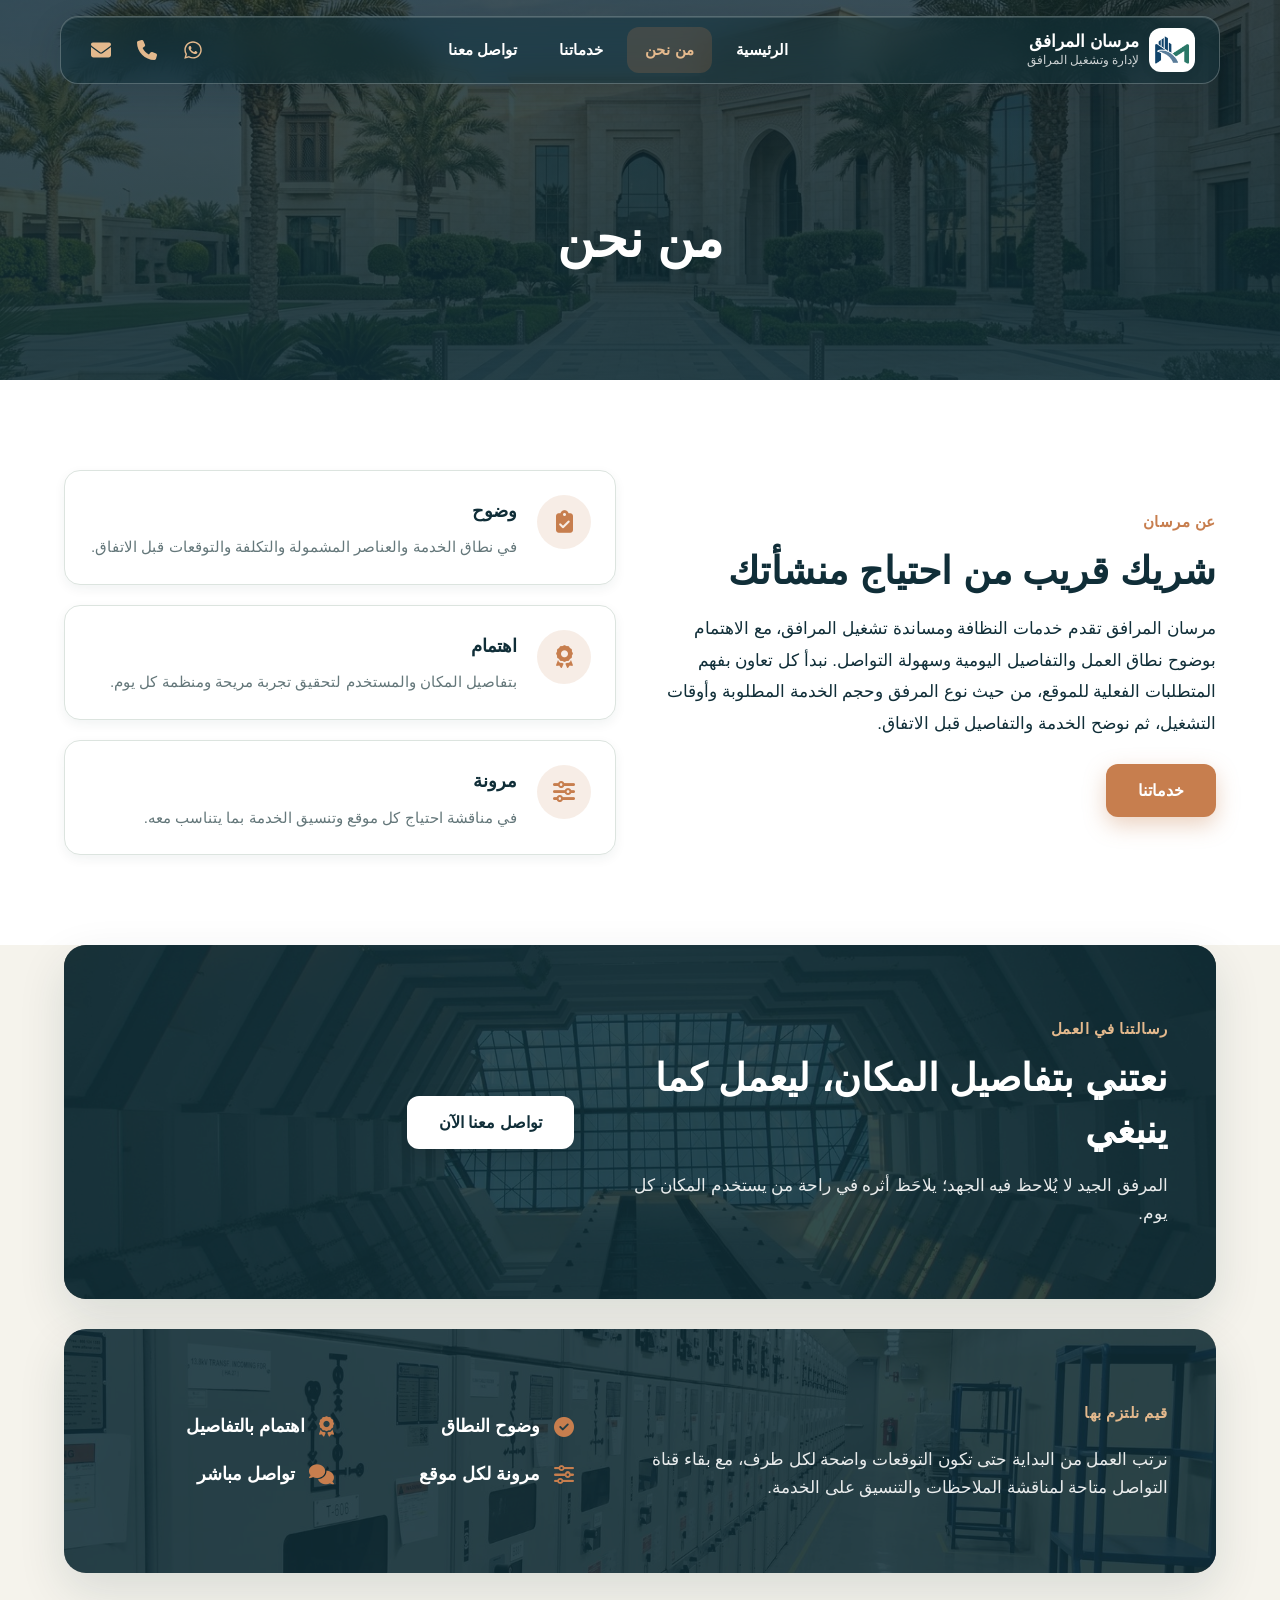
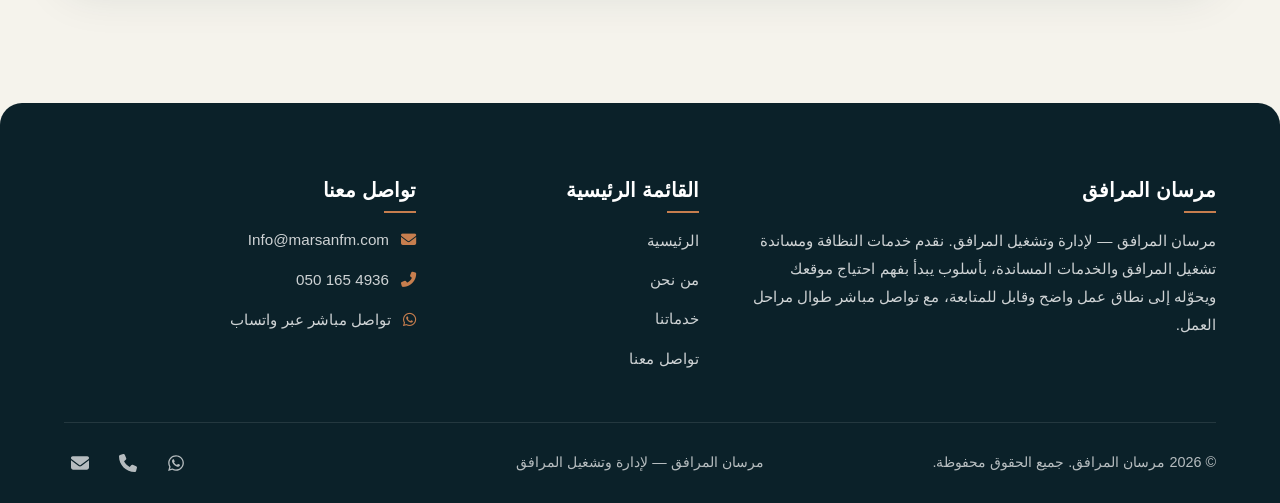
<file: about/index.html>
<!DOCTYPE html>
<html dir="rtl" lang="ar">
<head>
    <meta charset="UTF-8">
    <meta name="viewport" content="width=device-width, initial-scale=1.0">
    <title>من نحن - مرسان المرافق</title>
    <link rel="canonical" href="https://marsanfm.com/about/">
    <link rel="icon" type="image/png" href="/assets/images/favicon.png">
    <meta name="description" content="تعرف على مرسان المرافق، شريكك في خدمات النظافة ومساندة تشغيل المرافق، بأسلوب يبدأ بفهم احتياج موقعك وتحديد نطاق العمل بوضوح.">
    <meta name="robots" content="index, follow">

    <!-- Open Graph / Facebook -->
    <meta property="og:url" content="https://marsanfm.com/about/">
    <meta property="og:site_name" content="مرسان المرافق">
    <meta property="og:locale" content="ar_AR">
    <meta property="og:type" content="website">
    <meta property="og:title" content="من نحن - مرسان المرافق">
    <meta property="og:description" content="تعرف على مرسان المرافق، شريكك في خدمات النظافة ومساندة تشغيل المرافق، مع الاهتمام بوضوح نطاق العمل والتفاصيل اليومية.">
    <meta property="og:image" content="https://marsanfm.com/assets/images/hero-facilities.jpg">

    <!-- Twitter -->
    <meta name="twitter:card" content="summary_large_image">
    <meta name="twitter:title" content="من نحن - مرسان المرافق">
    <meta name="twitter:description" content="تعرف على مرسان المرافق، شريكك في خدمات النظافة ومساندة تشغيل المرافق.">
    <meta name="twitter:image" content="https://marsanfm.com/assets/images/hero-facilities.jpg">

    <!-- Font Awesome -->
    <link rel="stylesheet" href="https://cdnjs.cloudflare.com/ajax/libs/font-awesome/6.5.1/css/all.min.css">

    <!-- Main Stylesheet -->
    <link rel="stylesheet" href="/assets/css/style.css?v=3.0">

    <!-- Schema.org Structured Data -->
    <script type="application/ld+json">
    {
        "@context": "https://schema.org",
        "@graph": [
            {
                "@type": "WebSite",
                "@id": "https://marsanfm.com/#website",
                "name": "مرسان المرافق",
                "url": "https://marsanfm.com/"
            },
            {
                "@type": "WebPage",
                "@id": "https://marsanfm.com/about/#webpage",
                "name": "من نحن",
                "url": "https://marsanfm.com/about/",
                "inLanguage": "ar",
                "isPartOf": { "@id": "https://marsanfm.com/#website" },
                "breadcrumb": {
                    "@type": "BreadcrumbList",
                    "itemListElement": [
                        { "@type": "ListItem", "position": 1, "name": "الرئيسية", "item": "https://marsanfm.com/" },
                        { "@type": "ListItem", "position": 2, "name": "من نحن", "item": "https://marsanfm.com/about/" }
                    ]
                }
            }
        ]
    }
    </script>
</head>
<body>

    <!-- Site Header -->
    <header class="site-header" id="masthead">
        <div class="header-bar">
            <!-- Brand Logo -->
            <a href="/" class="header-brand" aria-label="مرسان المرافق، الصفحة الرئيسية">
                <span class="header-brand-mark">
                    <img src="/assets/images/mersan-mark.png" alt="شعار مرسان المرافق">
                </span>
                <span class="header-brand-text">
                    <span class="header-brand-name">مرسان المرافق</span>
                    <span class="header-brand-sub">لإدارة وتشغيل المرافق</span>
                </span>
            </a>

            <!-- Desktop Navigation -->
            <nav class="nav-desktop" aria-label="القائمة الرئيسية">
                <a href="/" class="nav-link">الرئيسية</a>
                <a href="/about/" class="nav-link active" aria-current="page">من نحن</a>
                <a href="/services/" class="nav-link">خدماتنا</a>
                <a href="/contact-us/" class="nav-link">تواصل معنا</a>
            </nav>

            <!-- Desktop Direct Contact Icons -->
            <div class="header-social">
                <a href="https://wa.me/966501654936?text=%D8%A7%D9%84%D8%B3%D9%84%D8%A7%D9%85%20%D8%B9%D9%84%D9%8A%D9%83%D9%85%D8%8C%20%D8%A3%D8%B1%D8%BA%D8%A8%20%D9%81%D9%8A%20%D8%B7%D9%84%D8%A8%20%D8%B9%D8%B1%D8%B6%20%D8%B3%D8%B9%D8%B1%20%D9%84%D8%AE%D8%AF%D9%85%D8%A7%D8%AA%20%D9%85%D8%B1%D8%B3%D8%A7%D9%86%20%D8%A7%D9%84%D9%85%D8%B1%D8%A7%D9%81%D9%82" target="_blank" rel="noopener noreferrer" aria-label="واتساب">
                    <svg viewBox="0 0 448 512"><path d="M380.9 97.1C339 55.1 283.2 32 223.9 32c-122.4 0-222 99.6-222 222 0 39.1 10.2 77.3 29.6 111L0 480l117.7-30.9c32.4 17.7 68.9 27 106.1 27h.1c122.3 0 224.1-99.6 224.1-222 0-59.3-25.2-115-67.1-157zm-157 341.6c-33.2 0-65.7-8.9-94-25.7l-6.7-4-69.8 18.3L72 359.2l-4.4-7c-18.5-29.4-28.2-63.3-28.2-98.2 0-101.7 82.8-184.5 184.6-184.5 49.3 0 95.6 19.2 130.4 54.1 34.8 34.9 56.2 81.2 56.1 130.5 0 101.8-84.9 184.6-186.6 184.6zm101.2-138.2c-5.5-2.8-32.8-16.2-37.9-18-5.1-1.9-8.8-2.8-12.5 2.8-3.7 5.6-14.3 18-17.6 21.8-3.2 3.7-6.5 4.2-12 1.4-32.6-16.3-54-29.1-75.5-66-5.7-9.8 5.7-9.1 16.3-30.3 1.8-3.7.9-6.9-.5-9.7-1.4-2.8-12.5-30.1-17.1-41.2-4.5-10.8-9.1-9.3-12.5-9.5-3.2-.2-6.9-.2-10.6-.2-3.7 0-9.7 1.4-14.8 6.9-5.1 5.6-19.4 19-19.4 46.3 0 27.3 19.9 53.7 22.6 57.4 2.8 3.7 39.1 59.7 94.8 83.8 35.2 15.2 49 16.5 66.6 13.9 10.7-1.6 32.8-13.4 37.4-26.4 4.6-13 4.6-24.1 3.2-26.4-1.3-2.5-5-3.9-10.5-6.6z"/></svg>
                </a>
                <a href="tel:+966501654936" aria-label="اتصال هاتفي">
                    <svg viewBox="0 0 512 512"><path d="M164.9 24.6c-7.7-18.6-28-28.5-47.4-23.2l-88 24C12.1 30.2 0 46 0 64C0 311.4 200.6 512 448 512c18 0 33.8-12.1 38.6-29.5l24-88c5.3-19.4-4.6-39.7-23.2-47.4l-96-40c-16.3-6.8-35.2-2.1-46.3 11.6L304.7 368C234.3 334.7 177.3 277.7 144 207.3L193.3 167c13.7-11.2 18.4-30 11.6-46.3l-40-96z"/></svg>
                </a>
                <a href="mailto:Info@marsanfm.com" aria-label="البريد الإلكتروني">
                    <svg viewBox="0 0 512 512"><path d="M48 64C21.5 64 0 85.5 0 112c0 15.1 7.1 29.3 19.2 38.4L236.8 313.6c11.4 8.5 27 8.5 38.4 0L492.8 150.4c12.1-9.1 19.2-23.3 19.2-38.4c0-26.5-21.5-48-48-48H48zM0 176V384c0 35.3 28.7 64 64 64H448c35.3 0 64-28.7 64-64V176L294.4 339.2c-22.8 17.1-54 17.1-76.8 0L0 176z"/></svg>
                </a>
            </div>

            <!-- Mobile Hamburger Toggle -->
            <button class="mobile-nav-toggle" aria-label="فتح القائمة" aria-expanded="false">
                <svg class="icon-hamburger" viewBox="0 0 24 24"><path d="M3 13h18c0.552 0 1-0.448 1-1s-0.448-1-1-1h-18c-0.552 0-1 0.448-1 1s0.448 1 1 1zM3 7h18c0.552 0 1-0.448 1-1s-0.448-1-1-1h-18c-0.552 0-1 0.448-1 1s0.448 1 1 1zM3 19h18c0.552 0 1-0.448 1-1s-0.448-1-1-1h-18c-0.552 0-1 0.448-1 1s0.448 1 1 1z"/></svg>
                <svg class="icon-close" viewBox="0 0 24 24"><path d="M5.293 6.707l5.293 5.293-5.293 5.293c-0.391 0.391-0.391 1.024 0 1.414s1.024 0.391 1.414 0l5.293-5.293 5.293 5.293c0.391 0.391 1.024 0.391 1.414 0s0.391-1.024 0-1.414l-5.293-5.293 5.293-5.293c0.391-0.391 0.391-1.024 0-1.414s-1.024-0.391-1.414 0l-5.293 5.293-5.293-5.293c-0.391-0.391-1.024-0.391-1.414 0s-0.391 1.024 0 1.414z"/></svg>
            </button>

            <!-- Mobile Drawer Menu -->
            <div class="mobile-menu-drawer" id="mobile-drawer">
                <a href="/" class="nav-link">الرئيسية</a>
                <a href="/about/" class="nav-link active">من نحن</a>
                <a href="/services/" class="nav-link">خدماتنا</a>
                <a href="/contact-us/" class="nav-link">تواصل معنا</a>
                <div class="mobile-social-wrap">
                    <a href="https://wa.me/966501654936?text=%D8%A7%D9%84%D8%B3%D9%84%D8%A7%D9%85%20%D8%B9%D9%84%D9%8A%D9%83%D9%85%D8%8C%20%D8%A3%D8%B1%D8%BA%D8%A8%20%D9%81%D9%8A%20%D8%B7%D9%84%D8%A8%20%D8%B9%D8%B1%D8%B6%20%D8%B3%D8%B9%D8%B1%20%D9%84%D8%AE%D8%AF%D9%85%D8%A7%D8%AA%20%D9%85%D8%B1%D8%B3%D8%A7%D9%86%20%D8%A7%D9%84%D9%85%D8%B1%D8%A7%D9%81%D9%82" target="_blank" rel="noopener noreferrer" aria-label="واتساب">
                        <svg viewBox="0 0 448 512"><path d="M380.9 97.1C339 55.1 283.2 32 223.9 32c-122.4 0-222 99.6-222 222 0 39.1 10.2 77.3 29.6 111L0 480l117.7-30.9c32.4 17.7 68.9 27 106.1 27h.1c122.3 0 224.1-99.6 224.1-222 0-59.3-25.2-115-67.1-157zm-157 341.6c-33.2 0-65.7-8.9-94-25.7l-6.7-4-69.8 18.3L72 359.2l-4.4-7c-18.5-29.4-28.2-63.3-28.2-98.2 0-101.7 82.8-184.5 184.6-184.5 49.3 0 95.6 19.2 130.4 54.1 34.8 34.9 56.2 81.2 56.1 130.5 0 101.8-84.9 184.6-186.6 184.6zm101.2-138.2c-5.5-2.8-32.8-16.2-37.9-18-5.1-1.9-8.8-2.8-12.5 2.8-3.7 5.6-14.3 18-17.6 21.8-3.2 3.7-6.5 4.2-12 1.4-32.6-16.3-54-29.1-75.5-66-5.7-9.8 5.7-9.1 16.3-30.3 1.8-3.7.9-6.9-.5-9.7-1.4-2.8-12.5-30.1-17.1-41.2-4.5-10.8-9.1-9.3-12.5-9.5-3.2-.2-6.9-.2-10.6-.2-3.7 0-9.7 1.4-14.8 6.9-5.1 5.6-19.4 19-19.4 46.3 0 27.3 19.9 53.7 22.6 57.4 2.8 3.7 39.1 59.7 94.8 83.8 35.2 15.2 49 16.5 66.6 13.9 10.7-1.6 32.8-13.4 37.4-26.4 4.6-13 4.6-24.1 3.2-26.4-1.3-2.5-5-3.9-10.5-6.6z"/></svg>
                    </a>
                    <a href="tel:+966501654936" aria-label="اتصال هاتفي">
                        <svg viewBox="0 0 512 512"><path d="M164.9 24.6c-7.7-18.6-28-28.5-47.4-23.2l-88 24C12.1 30.2 0 46 0 64C0 311.4 200.6 512 448 512c18 0 33.8-12.1 38.6-29.5l24-88c5.3-19.4-4.6-39.7-23.2-47.4l-96-40c-16.3-6.8-35.2-2.1-46.3 11.6L304.7 368C234.3 334.7 177.3 277.7 144 207.3L193.3 167c13.7-11.2 18.4-30 11.6-46.3l-40-96z"/></svg>
                    </a>
                    <a href="mailto:Info@marsanfm.com" aria-label="البريد الإلكتروني">
                        <svg viewBox="0 0 512 512"><path d="M48 64C21.5 64 0 85.5 0 112c0 15.1 7.1 29.3 19.2 38.4L236.8 313.6c11.4 8.5 27 8.5 38.4 0L492.8 150.4c12.1-9.1 19.2-23.3 19.2-38.4c0-26.5-21.5-48-48-48H48zM0 176V384c0 35.3 28.7 64 64 64H448c35.3 0 64-28.7 64-64V176L294.4 339.2c-22.8 17.1-54 17.1-76.8 0L0 176z"/></svg>
                    </a>
                </div>
            </div>
        </div>
    </header>

    <!-- Page Hero Banner -->
    <section class="page-hero" style="background-image: url('/assets/images/hero-facilities.jpg');">
        <div class="container">
            <h1>من نحن</h1>
        </div>
    </section>

    <!-- About Company Overview Section -->
    <section class="section section-bg-white">
        <div class="container">
            <div class="two-col-grid">
                <div class="two-col-text">
                    <span class="section-subtitle">عن مرسان</span>
                    <h2 class="section-title">شريك قريب من احتياج منشأتك</h2>
                    <p>مرسان المرافق تقدم خدمات النظافة ومساندة تشغيل المرافق، مع الاهتمام بوضوح نطاق العمل والتفاصيل اليومية وسهولة التواصل. نبدأ كل تعاون بفهم المتطلبات الفعلية للموقع، من حيث نوع المرفق وحجم الخدمة المطلوبة وأوقات التشغيل، ثم نوضح الخدمة والتفاصيل قبل الاتفاق.</p>
                    <a href="/services/" class="btn btn-primary">خدماتنا</a>
                </div>
                <div class="feature-cards-grid">
                    <div class="feature-box">
                        <div class="feature-icon"><i class="fas fa-clipboard-check"></i></div>
                        <div class="feature-box-content">
                            <h3>وضوح</h3>
                            <p>في نطاق الخدمة والعناصر المشمولة والتكلفة والتوقعات قبل الاتفاق.</p>
                        </div>
                    </div>
                    <div class="feature-box">
                        <div class="feature-icon"><i class="fas fa-award"></i></div>
                        <div class="feature-box-content">
                            <h3>اهتمام</h3>
                            <p>بتفاصيل المكان والمستخدم لتحقيق تجربة مريحة ومنظمة كل يوم.</p>
                        </div>
                    </div>
                    <div class="feature-box">
                        <div class="feature-icon"><i class="fas fa-sliders-h"></i></div>
                        <div class="feature-box-content">
                            <h3>مرونة</h3>
                            <p>في مناقشة احتياج كل موقع وتنسيق الخدمة بما يتناسب معه.</p>
                        </div>
                    </div>
                </div>
            </div>
        </div>
    </section>

    <!-- Quality & Reliability Highlight Banners -->
    <section class="section section-bg-light" style="padding-top: 0;">
        <div class="container">
            <div class="highlight-banner" style="background-image: url('/assets/images/motion-bg-04.png'); margin-bottom: 30px;">
                <div class="container-inner">
                    <div>
                        <span class="section-subtitle" style="color: #e4b98d;">رسالتنا في العمل</span>
                        <h2 class="section-title" style="color: #ffffff; margin-bottom: 16px;">نعتني بتفاصيل المكان، ليعمل كما ينبغي</h2>
                        <p style="color: rgba(255, 255, 255, 0.9); font-size: 1.05rem;">المرفق الجيد لا يُلاحظ فيه الجهد؛ يلاحَظ أثره في راحة من يستخدم المكان كل يوم.</p>
                    </div>
                    <div>
                        <a href="/contact-us/" class="btn btn-secondary">تواصل معنا الآن</a>
                    </div>
                </div>
            </div>

            <div class="highlight-banner" style="background-image: url('/assets/images/motion-bg-10.png');">
                <div class="container-inner">
                    <div>
                        <span class="section-subtitle" style="color: #e4b98d;">قيم نلتزم بها</span>
                        <p style="color: rgba(255, 255, 255, 0.9); font-size: 1.05rem; margin-top: 10px;">نرتب العمل من البداية حتى تكون التوقعات واضحة لكل طرف، مع بقاء قناة التواصل متاحة لمناقشة الملاحظات والتنسيق على الخدمة.</p>
                    </div>
                    <div class="highlight-list">
                        <div class="highlight-item"><i class="fas fa-check-circle"></i> وضوح النطاق</div>
                        <div class="highlight-item"><i class="fas fa-award"></i> اهتمام بالتفاصيل</div>
                        <div class="highlight-item"><i class="fas fa-sliders-h"></i> مرونة لكل موقع</div>
                        <div class="highlight-item"><i class="fas fa-comments"></i> تواصل مباشر</div>
                    </div>
                </div>
            </div>
        </div>
    </section>

    <!-- Site Footer -->
    <footer class="site-footer" id="colophon">
        <div class="container">
            <div class="footer-grid">
                <!-- Col 1: About -->
                <div class="footer-col footer-about">
                    <h5>مرسان المرافق</h5>
                    <p>مرسان المرافق — لإدارة وتشغيل المرافق. نقدم خدمات النظافة ومساندة تشغيل المرافق والخدمات المساندة، بأسلوب يبدأ بفهم احتياج موقعك ويحوّله إلى نطاق عمل واضح وقابل للمتابعة، مع تواصل مباشر طوال مراحل العمل.</p>
                </div>

                <!-- Col 2: Navigation -->
                <div class="footer-col footer-nav">
                    <h5>القائمة الرئيسية</h5>
                    <ul>
                        <li><a href="/">الرئيسية</a></li>
                        <li><a href="/about/">من نحن</a></li>
                        <li><a href="/services/">خدماتنا</a></li>
                        <li><a href="/contact-us/">تواصل معنا</a></li>
                    </ul>
                </div>

                <!-- Col 3: Contact Info -->
                <div class="footer-col">
                    <h5>تواصل معنا</h5>
                    <ul class="footer-contact-list">
                        <li>
                            <i class="fas fa-envelope"></i>
                            <a href="mailto:Info@marsanfm.com">Info@marsanfm.com</a>
                        </li>
                        <li>
                            <i class="fas fa-phone-alt"></i>
                            <a href="tel:+966501654936"><bdi class="sc-ltr-num">050 165 4936</bdi></a>
                        </li>
                        <li>
                            <i class="fab fa-whatsapp"></i>
                            <a href="https://wa.me/966501654936?text=%D8%A7%D9%84%D8%B3%D9%84%D8%A7%D9%85%20%D8%B9%D9%84%D9%8A%D9%83%D9%85%D8%8C%20%D8%A3%D8%B1%D8%BA%D8%A8%20%D9%81%D9%8A%20%D8%B7%D9%84%D8%A8%20%D8%B9%D8%B1%D8%B6%20%D8%B3%D8%B9%D8%B1%20%D9%84%D8%AE%D8%AF%D9%85%D8%A7%D8%AA%20%D9%85%D8%B1%D8%B3%D8%A7%D9%86%20%D8%A7%D9%84%D9%85%D8%B1%D8%A7%D9%81%D9%82" target="_blank" rel="noopener noreferrer">تواصل مباشر عبر واتساب</a>
                        </li>
                    </ul>
                </div>
            </div>

            <!-- Footer Bottom Bar -->
            <div class="footer-bottom">
                <p>© 2026 مرسان المرافق. جميع الحقوق محفوظة.</p>
                <p class="footer-credit">مرسان المرافق — لإدارة وتشغيل المرافق</p>
                <div class="footer-social">
                    <a href="https://wa.me/966501654936?text=%D8%A7%D9%84%D8%B3%D9%84%D8%A7%D9%85%20%D8%B9%D9%84%D9%8A%D9%83%D9%85%D8%8C%20%D8%A3%D8%B1%D8%BA%D8%A8%20%D9%81%D9%8A%20%D8%B7%D9%84%D8%A8%20%D8%B9%D8%B1%D8%B6%20%D8%B3%D8%B9%D8%B1%20%D9%84%D8%AE%D8%AF%D9%85%D8%A7%D8%AA%20%D9%85%D8%B1%D8%B3%D8%A7%D9%86%20%D8%A7%D9%84%D9%85%D8%B1%D8%A7%D9%81%D9%82" target="_blank" rel="noopener noreferrer" aria-label="واتساب">
                        <svg viewBox="0 0 448 512"><path d="M380.9 97.1C339 55.1 283.2 32 223.9 32c-122.4 0-222 99.6-222 222 0 39.1 10.2 77.3 29.6 111L0 480l117.7-30.9c32.4 17.7 68.9 27 106.1 27h.1c122.3 0 224.1-99.6 224.1-222 0-59.3-25.2-115-67.1-157zm-157 341.6c-33.2 0-65.7-8.9-94-25.7l-6.7-4-69.8 18.3L72 359.2l-4.4-7c-18.5-29.4-28.2-63.3-28.2-98.2 0-101.7 82.8-184.5 184.6-184.5 49.3 0 95.6 19.2 130.4 54.1 34.8 34.9 56.2 81.2 56.1 130.5 0 101.8-84.9 184.6-186.6 184.6zm101.2-138.2c-5.5-2.8-32.8-16.2-37.9-18-5.1-1.9-8.8-2.8-12.5 2.8-3.7 5.6-14.3 18-17.6 21.8-3.2 3.7-6.5 4.2-12 1.4-32.6-16.3-54-29.1-75.5-66-5.7-9.8 5.7-9.1 16.3-30.3 1.8-3.7.9-6.9-.5-9.7-1.4-2.8-12.5-30.1-17.1-41.2-4.5-10.8-9.1-9.3-12.5-9.5-3.2-.2-6.9-.2-10.6-.2-3.7 0-9.7 1.4-14.8 6.9-5.1 5.6-19.4 19-19.4 46.3 0 27.3 19.9 53.7 22.6 57.4 2.8 3.7 39.1 59.7 94.8 83.8 35.2 15.2 49 16.5 66.6 13.9 10.7-1.6 32.8-13.4 37.4-26.4 4.6-13 4.6-24.1 3.2-26.4-1.3-2.5-5-3.9-10.5-6.6z"/></svg>
                    </a>
                    <a href="tel:+966501654936" aria-label="اتصال هاتفي">
                        <svg viewBox="0 0 512 512"><path d="M164.9 24.6c-7.7-18.6-28-28.5-47.4-23.2l-88 24C12.1 30.2 0 46 0 64C0 311.4 200.6 512 448 512c18 0 33.8-12.1 38.6-29.5l24-88c5.3-19.4-4.6-39.7-23.2-47.4l-96-40c-16.3-6.8-35.2-2.1-46.3 11.6L304.7 368C234.3 334.7 177.3 277.7 144 207.3L193.3 167c13.7-11.2 18.4-30 11.6-46.3l-40-96z"/></svg>
                    </a>
                    <a href="mailto:Info@marsanfm.com" aria-label="البريد الإلكتروني">
                        <svg viewBox="0 0 512 512"><path d="M48 64C21.5 64 0 85.5 0 112c0 15.1 7.1 29.3 19.2 38.4L236.8 313.6c11.4 8.5 27 8.5 38.4 0L492.8 150.4c12.1-9.1 19.2-23.3 19.2-38.4c0-26.5-21.5-48-48-48H48zM0 176V384c0 35.3 28.7 64 64 64H448c35.3 0 64-28.7 64-64V176L294.4 339.2c-22.8 17.1-54 17.1-76.8 0L0 176z"/></svg>
                    </a>
                </div>
            </div>
        </div>
    </footer>

    <!-- Main JavaScript -->
    <script src="/assets/js/main.js"></script>
</body>
</html>
</file>
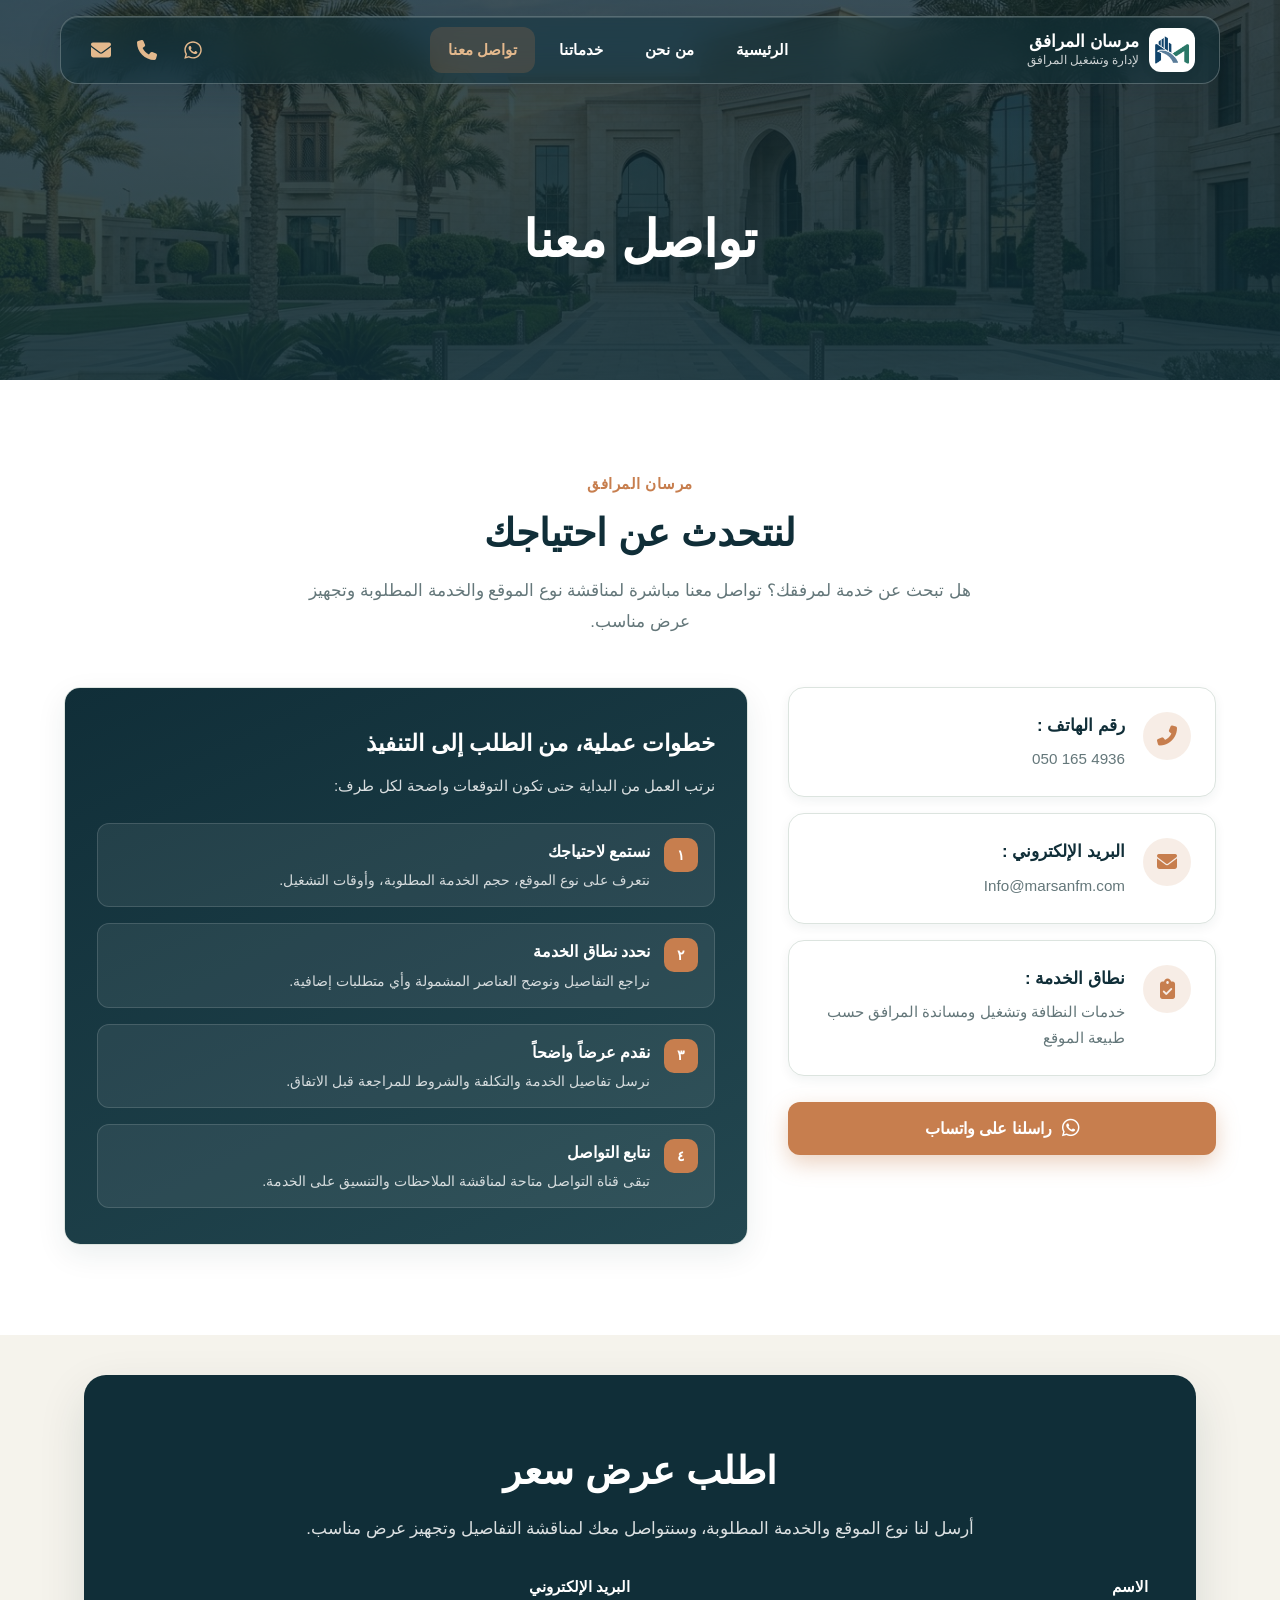
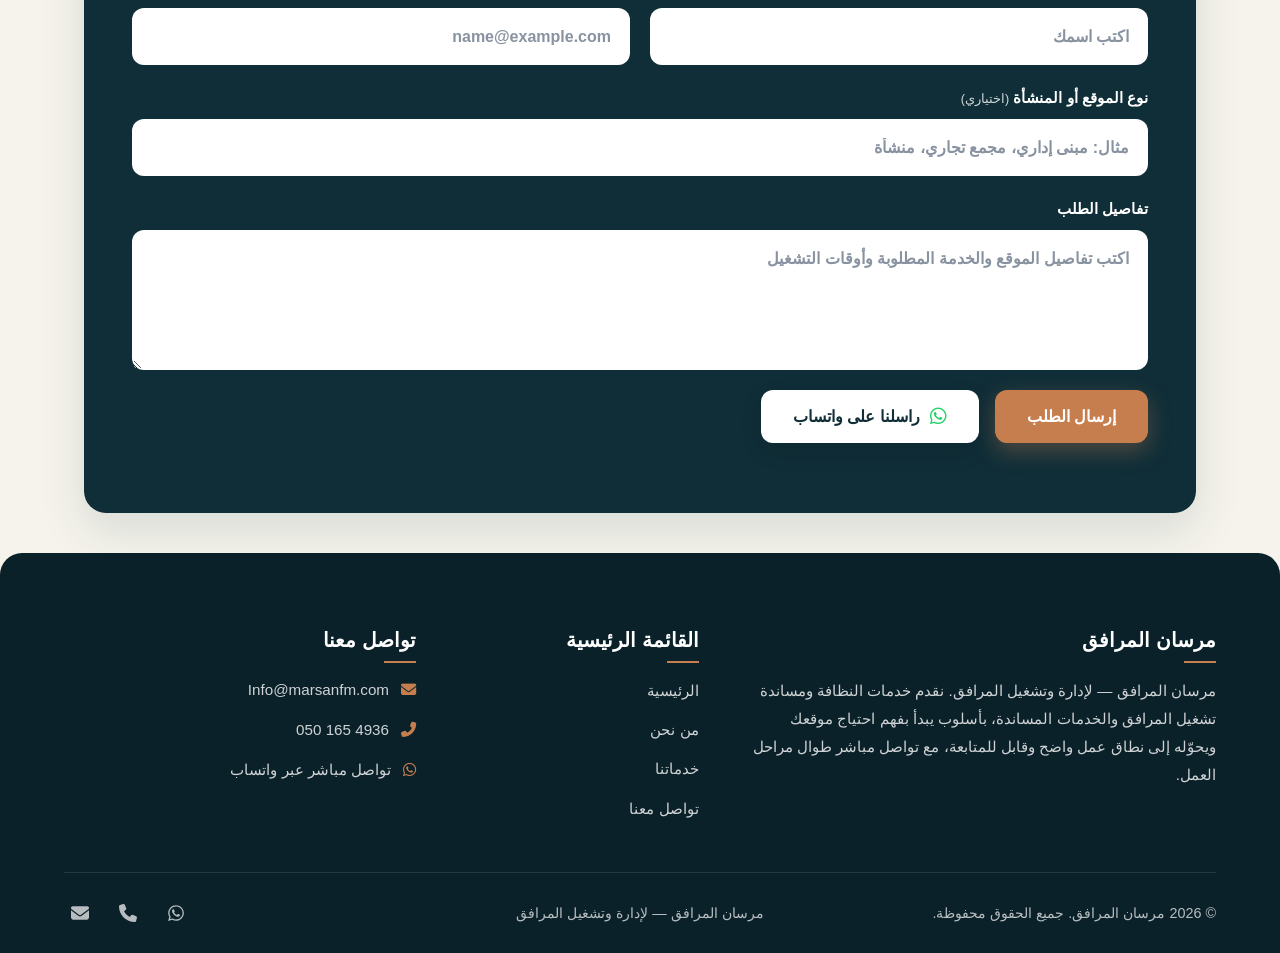
<file: contact-us/index.html>
<!DOCTYPE html>
<html dir="rtl" lang="ar">
<head>
    <meta charset="UTF-8">
    <meta name="viewport" content="width=device-width, initial-scale=1.0">
    <title>تواصل معنا - مرسان المرافق</title>
    <link rel="canonical" href="https://marsanfm.com/contact-us/">
    <link rel="icon" type="image/png" href="/assets/images/favicon.png">
    <meta name="description" content="تواصل مع مرسان المرافق لطلب عرض سعر أو مناقشة احتياج موقعك في خدمات النظافة ومساندة تشغيل المرافق.">
    <meta name="robots" content="index, follow">

    <!-- Open Graph / Facebook -->
    <meta property="og:url" content="https://marsanfm.com/contact-us/">
    <meta property="og:site_name" content="مرسان المرافق">
    <meta property="og:locale" content="ar_AR">
    <meta property="og:type" content="website">
    <meta property="og:title" content="تواصل معنا - مرسان المرافق">
    <meta property="og:description" content="تواصل مع مرسان المرافق لطلب عرض سعر أو مناقشة احتياج موقعك في خدمات النظافة ومساندة تشغيل المرافق.">
    <meta property="og:image" content="https://marsanfm.com/assets/images/hero-facilities.jpg">

    <!-- Twitter -->
    <meta name="twitter:card" content="summary_large_image">
    <meta name="twitter:title" content="تواصل معنا - مرسان المرافق">
    <meta name="twitter:description" content="تواصل مع مرسان المرافق لطلب عرض سعر أو مناقشة احتياج موقعك.">
    <meta name="twitter:image" content="https://marsanfm.com/assets/images/hero-facilities.jpg">

    <!-- Font Awesome -->
    <link rel="stylesheet" href="https://cdnjs.cloudflare.com/ajax/libs/font-awesome/6.5.1/css/all.min.css">

    <!-- Main Stylesheet -->
    <link rel="stylesheet" href="/assets/css/style.css?v=3.0">

    <!-- Schema.org Structured Data -->
    <script type="application/ld+json">
    {
        "@context": "https://schema.org",
        "@graph": [
            {
                "@type": "WebSite",
                "@id": "https://marsanfm.com/#website",
                "name": "مرسان المرافق",
                "url": "https://marsanfm.com/"
            },
            {
                "@type": "WebPage",
                "@id": "https://marsanfm.com/contact-us/#webpage",
                "name": "تواصل معنا",
                "url": "https://marsanfm.com/contact-us/",
                "inLanguage": "ar",
                "isPartOf": { "@id": "https://marsanfm.com/#website" },
                "breadcrumb": {
                    "@type": "BreadcrumbList",
                    "itemListElement": [
                        { "@type": "ListItem", "position": 1, "name": "الرئيسية", "item": "https://marsanfm.com/" },
                        { "@type": "ListItem", "position": 2, "name": "تواصل معنا", "item": "https://marsanfm.com/contact-us/" }
                    ]
                }
            }
        ]
    }
    </script>
</head>
<body>

    <!-- Site Header -->
    <header class="site-header" id="masthead">
        <div class="header-bar">
            <!-- Brand Logo -->
            <a href="/" class="header-brand" aria-label="مرسان المرافق، الصفحة الرئيسية">
                <span class="header-brand-mark">
                    <img src="/assets/images/mersan-mark.png" alt="شعار مرسان المرافق">
                </span>
                <span class="header-brand-text">
                    <span class="header-brand-name">مرسان المرافق</span>
                    <span class="header-brand-sub">لإدارة وتشغيل المرافق</span>
                </span>
            </a>

            <!-- Desktop Navigation -->
            <nav class="nav-desktop" aria-label="القائمة الرئيسية">
                <a href="/" class="nav-link">الرئيسية</a>
                <a href="/about/" class="nav-link">من نحن</a>
                <a href="/services/" class="nav-link">خدماتنا</a>
                <a href="/contact-us/" class="nav-link active" aria-current="page">تواصل معنا</a>
            </nav>

            <!-- Desktop Direct Contact Icons -->
            <div class="header-social">
                <a href="https://wa.me/966501654936?text=%D8%A7%D9%84%D8%B3%D9%84%D8%A7%D9%85%20%D8%B9%D9%84%D9%8A%D9%83%D9%85%D8%8C%20%D8%A3%D8%B1%D8%BA%D8%A8%20%D9%81%D9%8A%20%D8%B7%D9%84%D8%A8%20%D8%B9%D8%B1%D8%B6%20%D8%B3%D8%B9%D8%B1%20%D9%84%D8%AE%D8%AF%D9%85%D8%A7%D8%AA%20%D9%85%D8%B1%D8%B3%D8%A7%D9%86%20%D8%A7%D9%84%D9%85%D8%B1%D8%A7%D9%81%D9%82" target="_blank" rel="noopener noreferrer" aria-label="واتساب">
                    <svg viewBox="0 0 448 512"><path d="M380.9 97.1C339 55.1 283.2 32 223.9 32c-122.4 0-222 99.6-222 222 0 39.1 10.2 77.3 29.6 111L0 480l117.7-30.9c32.4 17.7 68.9 27 106.1 27h.1c122.3 0 224.1-99.6 224.1-222 0-59.3-25.2-115-67.1-157zm-157 341.6c-33.2 0-65.7-8.9-94-25.7l-6.7-4-69.8 18.3L72 359.2l-4.4-7c-18.5-29.4-28.2-63.3-28.2-98.2 0-101.7 82.8-184.5 184.6-184.5 49.3 0 95.6 19.2 130.4 54.1 34.8 34.9 56.2 81.2 56.1 130.5 0 101.8-84.9 184.6-186.6 184.6zm101.2-138.2c-5.5-2.8-32.8-16.2-37.9-18-5.1-1.9-8.8-2.8-12.5 2.8-3.7 5.6-14.3 18-17.6 21.8-3.2 3.7-6.5 4.2-12 1.4-32.6-16.3-54-29.1-75.5-66-5.7-9.8 5.7-9.1 16.3-30.3 1.8-3.7.9-6.9-.5-9.7-1.4-2.8-12.5-30.1-17.1-41.2-4.5-10.8-9.1-9.3-12.5-9.5-3.2-.2-6.9-.2-10.6-.2-3.7 0-9.7 1.4-14.8 6.9-5.1 5.6-19.4 19-19.4 46.3 0 27.3 19.9 53.7 22.6 57.4 2.8 3.7 39.1 59.7 94.8 83.8 35.2 15.2 49 16.5 66.6 13.9 10.7-1.6 32.8-13.4 37.4-26.4 4.6-13 4.6-24.1 3.2-26.4-1.3-2.5-5-3.9-10.5-6.6z"/></svg>
                </a>
                <a href="tel:+966501654936" aria-label="اتصال هاتفي">
                    <svg viewBox="0 0 512 512"><path d="M164.9 24.6c-7.7-18.6-28-28.5-47.4-23.2l-88 24C12.1 30.2 0 46 0 64C0 311.4 200.6 512 448 512c18 0 33.8-12.1 38.6-29.5l24-88c5.3-19.4-4.6-39.7-23.2-47.4l-96-40c-16.3-6.8-35.2-2.1-46.3 11.6L304.7 368C234.3 334.7 177.3 277.7 144 207.3L193.3 167c13.7-11.2 18.4-30 11.6-46.3l-40-96z"/></svg>
                </a>
                <a href="mailto:Info@marsanfm.com" aria-label="البريد الإلكتروني">
                    <svg viewBox="0 0 512 512"><path d="M48 64C21.5 64 0 85.5 0 112c0 15.1 7.1 29.3 19.2 38.4L236.8 313.6c11.4 8.5 27 8.5 38.4 0L492.8 150.4c12.1-9.1 19.2-23.3 19.2-38.4c0-26.5-21.5-48-48-48H48zM0 176V384c0 35.3 28.7 64 64 64H448c35.3 0 64-28.7 64-64V176L294.4 339.2c-22.8 17.1-54 17.1-76.8 0L0 176z"/></svg>
                </a>
            </div>

            <!-- Mobile Hamburger Toggle -->
            <button class="mobile-nav-toggle" aria-label="فتح القائمة" aria-expanded="false">
                <svg class="icon-hamburger" viewBox="0 0 24 24"><path d="M3 13h18c0.552 0 1-0.448 1-1s-0.448-1-1-1h-18c-0.552 0-1 0.448-1 1s0.448 1 1 1zM3 7h18c0.552 0 1-0.448 1-1s-0.448-1-1-1h-18c-0.552 0-1 0.448-1 1s0.448 1 1 1zM3 19h18c0.552 0 1-0.448 1-1s-0.448-1-1-1h-18c-0.552 0-1 0.448-1 1s0.448 1 1 1z"/></svg>
                <svg class="icon-close" viewBox="0 0 24 24"><path d="M5.293 6.707l5.293 5.293-5.293 5.293c-0.391 0.391-0.391 1.024 0 1.414s1.024 0.391 1.414 0l5.293-5.293 5.293 5.293c0.391 0.391 1.024 0.391 1.414 0s0.391-1.024 0-1.414l-5.293-5.293 5.293-5.293c0.391-0.391 0.391-1.024 0-1.414s-1.024-0.391-1.414 0l-5.293 5.293-5.293-5.293c-0.391-0.391-1.024-0.391-1.414 0s-0.391 1.024 0 1.414z"/></svg>
            </button>

            <!-- Mobile Drawer Menu -->
            <div class="mobile-menu-drawer" id="mobile-drawer">
                <a href="/" class="nav-link">الرئيسية</a>
                <a href="/about/" class="nav-link">من نحن</a>
                <a href="/services/" class="nav-link">خدماتنا</a>
                <a href="/contact-us/" class="nav-link active">تواصل معنا</a>
                <div class="mobile-social-wrap">
                    <a href="https://wa.me/966501654936?text=%D8%A7%D9%84%D8%B3%D9%84%D8%A7%D9%85%20%D8%B9%D9%84%D9%8A%D9%83%D9%85%D8%8C%20%D8%A3%D8%B1%D8%BA%D8%A8%20%D9%81%D9%8A%20%D8%B7%D9%84%D8%A8%20%D8%B9%D8%B1%D8%B6%20%D8%B3%D8%B9%D8%B1%20%D9%84%D8%AE%D8%AF%D9%85%D8%A7%D8%AA%20%D9%85%D8%B1%D8%B3%D8%A7%D9%86%20%D8%A7%D9%84%D9%85%D8%B1%D8%A7%D9%81%D9%82" target="_blank" rel="noopener noreferrer" aria-label="واتساب">
                        <svg viewBox="0 0 448 512"><path d="M380.9 97.1C339 55.1 283.2 32 223.9 32c-122.4 0-222 99.6-222 222 0 39.1 10.2 77.3 29.6 111L0 480l117.7-30.9c32.4 17.7 68.9 27 106.1 27h.1c122.3 0 224.1-99.6 224.1-222 0-59.3-25.2-115-67.1-157zm-157 341.6c-33.2 0-65.7-8.9-94-25.7l-6.7-4-69.8 18.3L72 359.2l-4.4-7c-18.5-29.4-28.2-63.3-28.2-98.2 0-101.7 82.8-184.5 184.6-184.5 49.3 0 95.6 19.2 130.4 54.1 34.8 34.9 56.2 81.2 56.1 130.5 0 101.8-84.9 184.6-186.6 184.6zm101.2-138.2c-5.5-2.8-32.8-16.2-37.9-18-5.1-1.9-8.8-2.8-12.5 2.8-3.7 5.6-14.3 18-17.6 21.8-3.2 3.7-6.5 4.2-12 1.4-32.6-16.3-54-29.1-75.5-66-5.7-9.8 5.7-9.1 16.3-30.3 1.8-3.7.9-6.9-.5-9.7-1.4-2.8-12.5-30.1-17.1-41.2-4.5-10.8-9.1-9.3-12.5-9.5-3.2-.2-6.9-.2-10.6-.2-3.7 0-9.7 1.4-14.8 6.9-5.1 5.6-19.4 19-19.4 46.3 0 27.3 19.9 53.7 22.6 57.4 2.8 3.7 39.1 59.7 94.8 83.8 35.2 15.2 49 16.5 66.6 13.9 10.7-1.6 32.8-13.4 37.4-26.4 4.6-13 4.6-24.1 3.2-26.4-1.3-2.5-5-3.9-10.5-6.6z"/></svg>
                    </a>
                    <a href="tel:+966501654936" aria-label="اتصال هاتفي">
                        <svg viewBox="0 0 512 512"><path d="M164.9 24.6c-7.7-18.6-28-28.5-47.4-23.2l-88 24C12.1 30.2 0 46 0 64C0 311.4 200.6 512 448 512c18 0 33.8-12.1 38.6-29.5l24-88c5.3-19.4-4.6-39.7-23.2-47.4l-96-40c-16.3-6.8-35.2-2.1-46.3 11.6L304.7 368C234.3 334.7 177.3 277.7 144 207.3L193.3 167c13.7-11.2 18.4-30 11.6-46.3l-40-96z"/></svg>
                    </a>
                    <a href="mailto:Info@marsanfm.com" aria-label="البريد الإلكتروني">
                        <svg viewBox="0 0 512 512"><path d="M48 64C21.5 64 0 85.5 0 112c0 15.1 7.1 29.3 19.2 38.4L236.8 313.6c11.4 8.5 27 8.5 38.4 0L492.8 150.4c12.1-9.1 19.2-23.3 19.2-38.4c0-26.5-21.5-48-48-48H48zM0 176V384c0 35.3 28.7 64 64 64H448c35.3 0 64-28.7 64-64V176L294.4 339.2c-22.8 17.1-54 17.1-76.8 0L0 176z"/></svg>
                    </a>
                </div>
            </div>
        </div>
    </header>

    <!-- Page Hero Banner -->
    <section class="page-hero" style="background-image: url('/assets/images/hero-facilities.jpg');">
        <div class="container">
            <h1>تواصل معنا</h1>
        </div>
    </section>

    <!-- Contact Details & Consultation Flow Section -->
    <section class="section section-bg-white">
        <div class="container">
            <div class="section-header text-center">
                <span class="section-subtitle">مرسان المرافق</span>
                <h2 class="section-title">لنتحدث عن احتياجك</h2>
                <p class="section-desc">هل تبحث عن خدمة لمرفقك؟ تواصل معنا مباشرة لمناقشة نوع الموقع والخدمة المطلوبة وتجهيز عرض مناسب.</p>
            </div>

            <div class="contact-layout">
                <!-- Info Cards -->
                <div class="contact-info-cards">
                    <div class="contact-info-card">
                        <div class="contact-info-icon">
                            <i class="fas fa-phone-alt"></i>
                        </div>
                        <div class="contact-info-text">
                            <h3>رقم الهاتف :</h3>
                            <p><a href="tel:+966501654936"><bdi class="sc-ltr-num">050 165 4936</bdi></a></p>
                        </div>
                    </div>

                    <div class="contact-info-card">
                        <div class="contact-info-icon">
                            <i class="fas fa-envelope"></i>
                        </div>
                        <div class="contact-info-text">
                            <h3>البريد الإلكتروني :</h3>
                            <p><a href="mailto:Info@marsanfm.com">Info@marsanfm.com</a></p>
                        </div>
                    </div>

                    <div class="contact-info-card">
                        <div class="contact-info-icon">
                            <i class="fas fa-clipboard-check"></i>
                        </div>
                        <div class="contact-info-text">
                            <h3>نطاق الخدمة :</h3>
                            <p>خدمات النظافة وتشغيل ومساندة المرافق حسب طبيعة الموقع</p>
                        </div>
                    </div>

                    <div style="margin-top: 10px;">
                        <a href="https://wa.me/966501654936?text=%D8%A7%D9%84%D8%B3%D9%84%D8%A7%D9%85%20%D8%B9%D9%84%D9%8A%D9%83%D9%85%D8%8C%20%D8%A3%D8%B1%D8%BA%D8%A8%20%D9%81%D9%8A%20%D8%B7%D9%84%D8%A8%20%D8%B9%D8%B1%D8%B6%20%D8%B3%D8%B9%D8%B1%20%D9%84%D8%AE%D8%AF%D9%85%D8%A7%D8%AA%20%D9%85%D8%B1%D8%B3%D8%A7%D9%86%20%D8%A7%D9%84%D9%85%D8%B1%D8%A7%D9%81%D9%82" target="_blank" rel="noopener noreferrer" class="btn btn-primary" style="width: 100%;">
                            <i class="fab fa-whatsapp" style="font-size: 1.25rem;"></i> راسلنا على واتساب
                        </a>
                    </div>
                </div>

                <!-- Consultation Steps Panel -->
                <div class="contact-map-wrap">
                    <div class="contact-approach-panel">
                        <h3>خطوات عملية، من الطلب إلى التنفيذ</h3>
                        <p>نرتب العمل من البداية حتى تكون التوقعات واضحة لكل طرف:</p>
                        <div class="contact-steps-list">
                            <div class="contact-step-item">
                                <span class="contact-step-num">١</span>
                                <div>
                                    <h4>نستمع لاحتياجك</h4>
                                    <p>نتعرف على نوع الموقع، حجم الخدمة المطلوبة، وأوقات التشغيل.</p>
                                </div>
                            </div>
                            <div class="contact-step-item">
                                <span class="contact-step-num">٢</span>
                                <div>
                                    <h4>نحدد نطاق الخدمة</h4>
                                    <p>نراجع التفاصيل ونوضح العناصر المشمولة وأي متطلبات إضافية.</p>
                                </div>
                            </div>
                            <div class="contact-step-item">
                                <span class="contact-step-num">٣</span>
                                <div>
                                    <h4>نقدم عرضاً واضحاً</h4>
                                    <p>نرسل تفاصيل الخدمة والتكلفة والشروط للمراجعة قبل الاتفاق.</p>
                                </div>
                            </div>
                            <div class="contact-step-item">
                                <span class="contact-step-num">٤</span>
                                <div>
                                    <h4>نتابع التواصل</h4>
                                    <p>تبقى قناة التواصل متاحة لمناقشة الملاحظات والتنسيق على الخدمة.</p>
                                </div>
                            </div>
                        </div>
                    </div>
                </div>
            </div>
        </div>
    </section>

    <!-- Request Form Section -->
    <div class="container">
        <div class="request-section">
            <div class="section-header text-center" style="margin-bottom: 24px;">
                <h2 class="section-title" style="color: #ffffff;">اطلب عرض سعر</h2>
                <p class="section-desc" style="color: rgba(255, 255, 255, 0.85);">أرسل لنا نوع الموقع والخدمة المطلوبة، وسنتواصل معك لمناقشة التفاصيل وتجهيز عرض مناسب.</p>
            </div>

            <form class="request-form" id="contact-request-form" novalidate>
                <!-- Form configuration -->
                <input type="hidden" name="access_key" value="PENDING_MERSAN_WEB3FORMS_KEY">
                <input type="hidden" name="subject" value="رسالة تواصل جديدة — مرسان المرافق">
                <input type="hidden" name="from_name" value="مرسان المرافق — نموذج تواصل معنا">
                <input type="checkbox" name="botcheck" style="display: none;">

                <div class="rf-notice success" id="crf-notice-success" role="status" aria-live="polite" hidden>تم استلام طلبك بنجاح، سنتواصل معك قريبًا.</div>
                <div class="rf-notice error" id="crf-notice-error" role="alert" aria-live="assertive" hidden>الرجاء تعبئة جميع الحقول المطلوبة.</div>

                <label class="rf-field">
                    <span>الاسم</span>
                    <input type="text" name="name" placeholder="اكتب اسمك" autocomplete="name" maxlength="120" required>
                </label>

                <label class="rf-field">
                    <span>البريد الإلكتروني</span>
                    <input type="email" name="email" placeholder="name@example.com" autocomplete="email" maxlength="190" required>
                </label>

                <label class="rf-field rf-field--full">
                    <span>نوع الموقع أو المنشأة <small style="font-weight: 400; opacity: 0.8;">(اختياري)</small></span>
                    <input type="text" name="site_type" placeholder="مثال: مبنى إداري، مجمع تجاري، منشأة" maxlength="150">
                </label>

                <label class="rf-field rf-field--full">
                    <span>تفاصيل الطلب</span>
                    <textarea name="message" placeholder="اكتب تفاصيل الموقع والخدمة المطلوبة وأوقات التشغيل" maxlength="2000" required></textarea>
                </label>

                <div class="rf-actions">
                    <button type="submit" class="btn btn-primary" style="border: none;">إرسال الطلب</button>
                    <a href="https://wa.me/966501654936?text=%D8%A7%D9%84%D8%B3%D9%84%D8%A7%D9%85%20%D8%B9%D9%84%D9%8A%D9%83%D9%85%D8%8C%20%D8%A3%D8%B1%D8%BA%D8%A8%20%D9%81%D9%8A%20%D8%B7%D9%84%D8%A8%20%D8%B9%D8%B1%D8%B6%20%D8%B3%D8%B9%D8%B1%20%D9%84%D8%AE%D8%AF%D9%85%D8%A7%D8%AA%20%D9%85%D8%B1%D8%B3%D8%A7%D9%86%20%D8%A7%D9%84%D9%85%D8%B1%D8%A7%D9%81%D9%82" target="_blank" rel="noopener noreferrer" class="btn btn-secondary">
                        <i class="fab fa-whatsapp" style="color: #25d366; font-size: 1.2rem;"></i> راسلنا على واتساب
                    </a>
                </div>
            </form>
        </div>
    </div>

    <!-- Site Footer -->
    <footer class="site-footer" id="colophon">
        <div class="container">
            <div class="footer-grid">
                <!-- Col 1: About -->
                <div class="footer-col footer-about">
                    <h5>مرسان المرافق</h5>
                    <p>مرسان المرافق — لإدارة وتشغيل المرافق. نقدم خدمات النظافة ومساندة تشغيل المرافق والخدمات المساندة، بأسلوب يبدأ بفهم احتياج موقعك ويحوّله إلى نطاق عمل واضح وقابل للمتابعة، مع تواصل مباشر طوال مراحل العمل.</p>
                </div>

                <!-- Col 2: Navigation -->
                <div class="footer-col footer-nav">
                    <h5>القائمة الرئيسية</h5>
                    <ul>
                        <li><a href="/">الرئيسية</a></li>
                        <li><a href="/about/">من نحن</a></li>
                        <li><a href="/services/">خدماتنا</a></li>
                        <li><a href="/contact-us/">تواصل معنا</a></li>
                    </ul>
                </div>

                <!-- Col 3: Contact Info -->
                <div class="footer-col">
                    <h5>تواصل معنا</h5>
                    <ul class="footer-contact-list">
                        <li>
                            <i class="fas fa-envelope"></i>
                            <a href="mailto:Info@marsanfm.com">Info@marsanfm.com</a>
                        </li>
                        <li>
                            <i class="fas fa-phone-alt"></i>
                            <a href="tel:+966501654936"><bdi class="sc-ltr-num">050 165 4936</bdi></a>
                        </li>
                        <li>
                            <i class="fab fa-whatsapp"></i>
                            <a href="https://wa.me/966501654936?text=%D8%A7%D9%84%D8%B3%D9%84%D8%A7%D9%85%20%D8%B9%D9%84%D9%8A%D9%83%D9%85%D8%8C%20%D8%A3%D8%B1%D8%BA%D8%A8%20%D9%81%D9%8A%20%D8%B7%D9%84%D8%A8%20%D8%B9%D8%B1%D8%B6%20%D8%B3%D8%B9%D8%B1%20%D9%84%D8%AE%D8%AF%D9%85%D8%A7%D8%AA%20%D9%85%D8%B1%D8%B3%D8%A7%D9%86%20%D8%A7%D9%84%D9%85%D8%B1%D8%A7%D9%81%D9%82" target="_blank" rel="noopener noreferrer">تواصل مباشر عبر واتساب</a>
                        </li>
                    </ul>
                </div>
            </div>

            <!-- Footer Bottom Bar -->
            <div class="footer-bottom">
                <p>© 2026 مرسان المرافق. جميع الحقوق محفوظة.</p>
                <p class="footer-credit">مرسان المرافق — لإدارة وتشغيل المرافق</p>
                <div class="footer-social">
                    <a href="https://wa.me/966501654936?text=%D8%A7%D9%84%D8%B3%D9%84%D8%A7%D9%85%20%D8%B9%D9%84%D9%8A%D9%83%D9%85%D8%8C%20%D8%A3%D8%B1%D8%BA%D8%A8%20%D9%81%D9%8A%20%D8%B7%D9%84%D8%A8%20%D8%B9%D8%B1%D8%B6%20%D8%B3%D8%B9%D8%B1%20%D9%84%D8%AE%D8%AF%D9%85%D8%A7%D8%AA%20%D9%85%D8%B1%D8%B3%D8%A7%D9%86%20%D8%A7%D9%84%D9%85%D8%B1%D8%A7%D9%81%D9%82" target="_blank" rel="noopener noreferrer" aria-label="واتساب">
                        <svg viewBox="0 0 448 512"><path d="M380.9 97.1C339 55.1 283.2 32 223.9 32c-122.4 0-222 99.6-222 222 0 39.1 10.2 77.3 29.6 111L0 480l117.7-30.9c32.4 17.7 68.9 27 106.1 27h.1c122.3 0 224.1-99.6 224.1-222 0-59.3-25.2-115-67.1-157zm-157 341.6c-33.2 0-65.7-8.9-94-25.7l-6.7-4-69.8 18.3L72 359.2l-4.4-7c-18.5-29.4-28.2-63.3-28.2-98.2 0-101.7 82.8-184.5 184.6-184.5 49.3 0 95.6 19.2 130.4 54.1 34.8 34.9 56.2 81.2 56.1 130.5 0 101.8-84.9 184.6-186.6 184.6zm101.2-138.2c-5.5-2.8-32.8-16.2-37.9-18-5.1-1.9-8.8-2.8-12.5 2.8-3.7 5.6-14.3 18-17.6 21.8-3.2 3.7-6.5 4.2-12 1.4-32.6-16.3-54-29.1-75.5-66-5.7-9.8 5.7-9.1 16.3-30.3 1.8-3.7.9-6.9-.5-9.7-1.4-2.8-12.5-30.1-17.1-41.2-4.5-10.8-9.1-9.3-12.5-9.5-3.2-.2-6.9-.2-10.6-.2-3.7 0-9.7 1.4-14.8 6.9-5.1 5.6-19.4 19-19.4 46.3 0 27.3 19.9 53.7 22.6 57.4 2.8 3.7 39.1 59.7 94.8 83.8 35.2 15.2 49 16.5 66.6 13.9 10.7-1.6 32.8-13.4 37.4-26.4 4.6-13 4.6-24.1 3.2-26.4-1.3-2.5-5-3.9-10.5-6.6z"/></svg>
                    </a>
                    <a href="tel:+966501654936" aria-label="اتصال هاتفي">
                        <svg viewBox="0 0 512 512"><path d="M164.9 24.6c-7.7-18.6-28-28.5-47.4-23.2l-88 24C12.1 30.2 0 46 0 64C0 311.4 200.6 512 448 512c18 0 33.8-12.1 38.6-29.5l24-88c5.3-19.4-4.6-39.7-23.2-47.4l-96-40c-16.3-6.8-35.2-2.1-46.3 11.6L304.7 368C234.3 334.7 177.3 277.7 144 207.3L193.3 167c13.7-11.2 18.4-30 11.6-46.3l-40-96z"/></svg>
                    </a>
                    <a href="mailto:Info@marsanfm.com" aria-label="البريد الإلكتروني">
                        <svg viewBox="0 0 512 512"><path d="M48 64C21.5 64 0 85.5 0 112c0 15.1 7.1 29.3 19.2 38.4L236.8 313.6c11.4 8.5 27 8.5 38.4 0L492.8 150.4c12.1-9.1 19.2-23.3 19.2-38.4c0-26.5-21.5-48-48-48H48zM0 176V384c0 35.3 28.7 64 64 64H448c35.3 0 64-28.7 64-64V176L294.4 339.2c-22.8 17.1-54 17.1-76.8 0L0 176z"/></svg>
                    </a>
                </div>
            </div>
        </div>
    </footer>

    <!-- Main JavaScript -->
    <script src="/assets/js/main.js"></script>
</body>
</html>
</file>
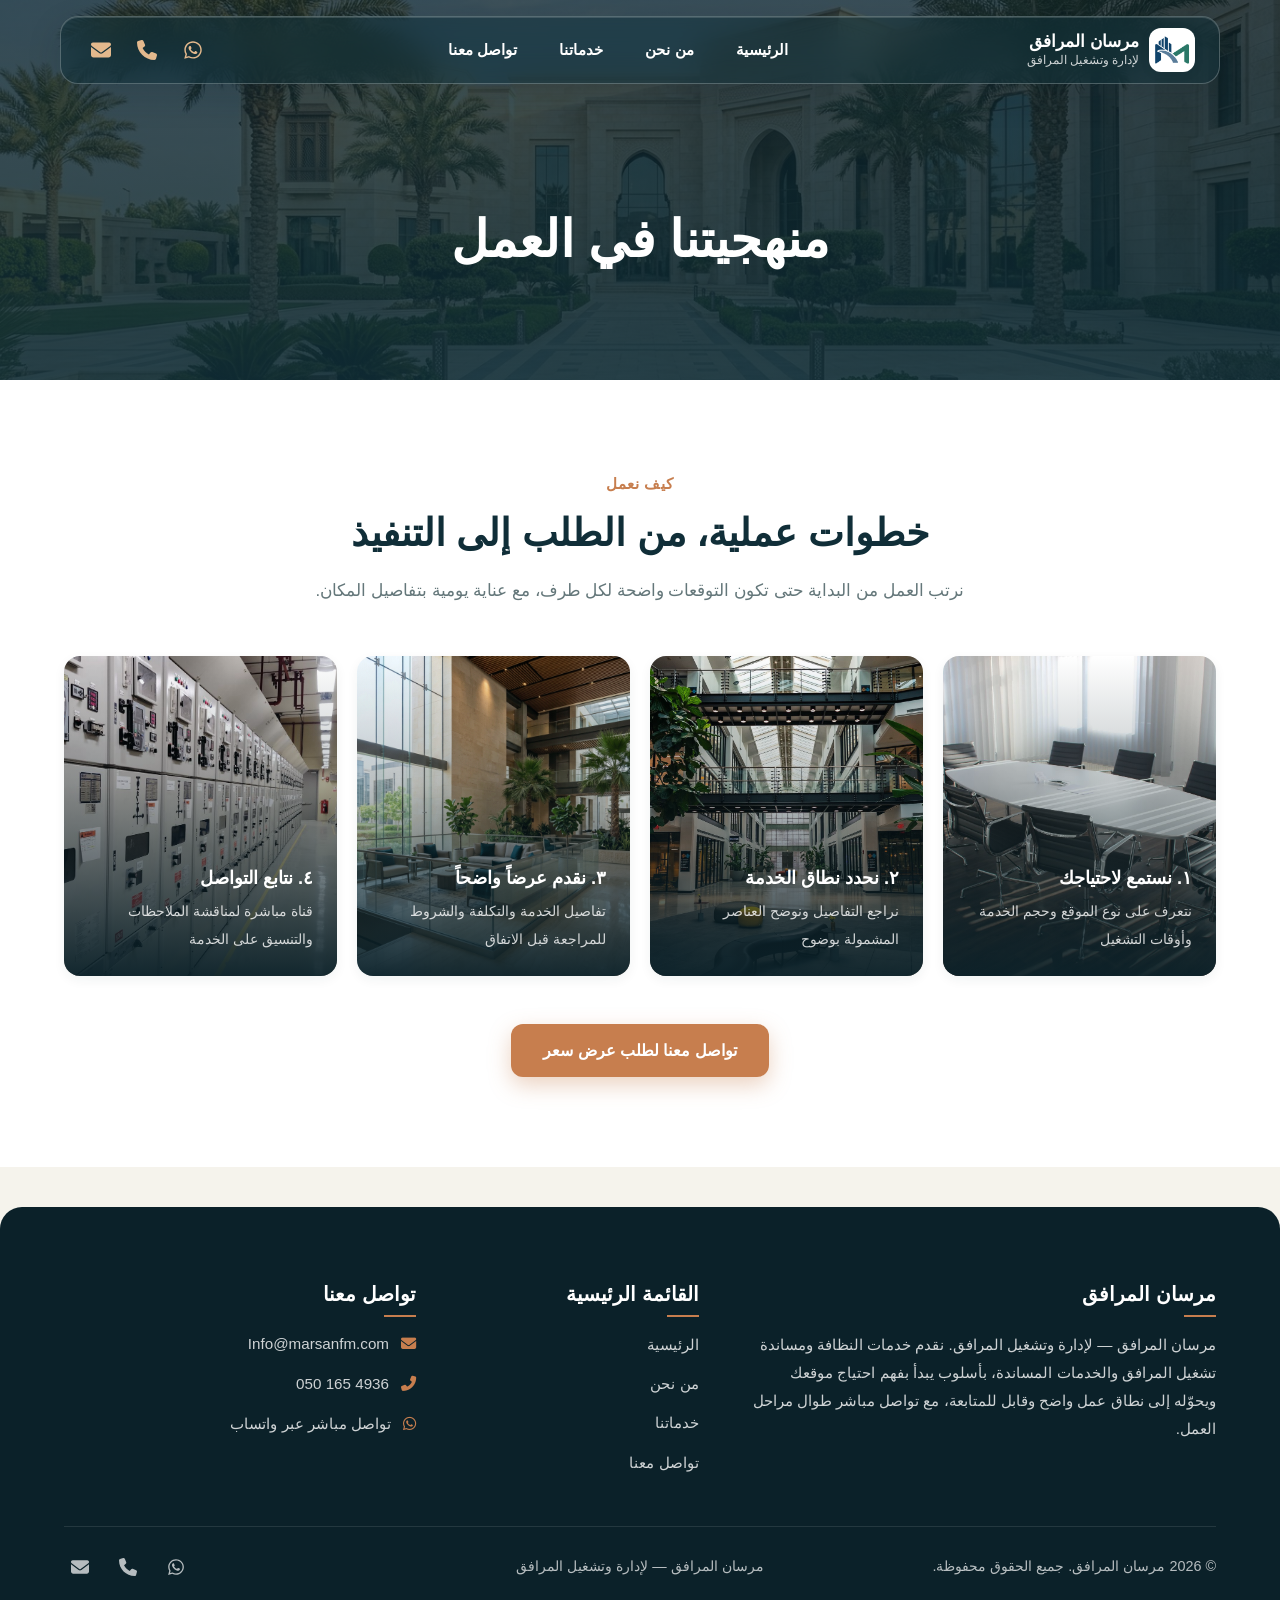
<file: projects/index.html>
<!DOCTYPE html>
<html dir="rtl" lang="ar">
<head>
    <meta charset="UTF-8">
    <meta name="viewport" content="width=device-width, initial-scale=1.0">
    <title>منهجيتنا - مرسان المرافق</title>
    <link rel="canonical" href="https://marsanfm.com/projects/">
    <link rel="icon" type="image/png" href="/assets/images/favicon.png">
    <meta name="description" content="تعرف على منهجية عمل مرسان المرافق في فهم احتياج الموقع وتحديد نطاق الخدمة وتقديم عرض واضح ومتابعة التنفيذ.">
    <meta name="robots" content="index, follow">

    <!-- Open Graph / Facebook -->
    <meta property="og:url" content="https://marsanfm.com/projects/">
    <meta property="og:site_name" content="مرسان المرافق">
    <meta property="og:locale" content="ar_AR">
    <meta property="og:type" content="website">
    <meta property="og:title" content="منهجيتنا - مرسان المرافق">
    <meta property="og:description" content="منهجية عمل مرسان المرافق في إدارة وتشغيل المرافق.">
    <meta property="og:image" content="https://marsanfm.com/assets/images/hero-facilities.jpg">

    <!-- Twitter -->
    <meta name="twitter:card" content="summary_large_image">
    <meta name="twitter:title" content="منهجيتنا - مرسان المرافق">
    <meta name="twitter:description" content="منهجية عمل مرسان المرافق في إدارة وتشغيل المرافق.">
    <meta name="twitter:image" content="https://marsanfm.com/assets/images/hero-facilities.jpg">

    <!-- Font Awesome -->
    <link rel="stylesheet" href="https://cdnjs.cloudflare.com/ajax/libs/font-awesome/6.5.1/css/all.min.css">

    <!-- Main Stylesheet -->
    <link rel="stylesheet" href="/assets/css/style.css?v=3.0">

    <!-- Schema.org Structured Data -->
    <script type="application/ld+json">
    {
        "@context": "https://schema.org",
        "@graph": [
            {
                "@type": "WebSite",
                "@id": "https://marsanfm.com/#website",
                "name": "مرسان المرافق",
                "url": "https://marsanfm.com/"
            },
            {
                "@type": "WebPage",
                "@id": "https://marsanfm.com/projects/#webpage",
                "name": "منهجيتنا",
                "url": "https://marsanfm.com/projects/",
                "inLanguage": "ar",
                "isPartOf": { "@id": "https://marsanfm.com/#website" },
                "breadcrumb": {
                    "@type": "BreadcrumbList",
                    "itemListElement": [
                        { "@type": "ListItem", "position": 1, "name": "الرئيسية", "item": "https://marsanfm.com/" },
                        { "@type": "ListItem", "position": 2, "name": "منهجيتنا", "item": "https://marsanfm.com/projects/" }
                    ]
                }
            }
        ]
    }
    </script>
</head>
<body>

    <!-- Site Header -->
    <header class="site-header" id="masthead">
        <div class="header-bar">
            <!-- Brand Logo -->
            <a href="/" class="header-brand" aria-label="مرسان المرافق، الصفحة الرئيسية">
                <span class="header-brand-mark">
                    <img src="/assets/images/mersan-mark.png" alt="شعار مرسان المرافق">
                </span>
                <span class="header-brand-text">
                    <span class="header-brand-name">مرسان المرافق</span>
                    <span class="header-brand-sub">لإدارة وتشغيل المرافق</span>
                </span>
            </a>

            <!-- Desktop Navigation -->
            <nav class="nav-desktop" aria-label="القائمة الرئيسية">
                <a href="/" class="nav-link">الرئيسية</a>
                <a href="/about/" class="nav-link">من نحن</a>
                <a href="/services/" class="nav-link">خدماتنا</a>
                <a href="/contact-us/" class="nav-link">تواصل معنا</a>
            </nav>

            <!-- Desktop Direct Contact Icons -->
            <div class="header-social">
                <a href="https://wa.me/966501654936?text=%D8%A7%D9%84%D8%B3%D9%84%D8%A7%D9%85%20%D8%B9%D9%84%D9%8A%D9%83%D9%85%D8%8C%20%D8%A3%D8%B1%D8%BA%D8%A8%20%D9%81%D9%8A%20%D8%B7%D9%84%D8%A8%20%D8%B9%D8%B1%D8%B6%20%D8%B3%D8%B9%D8%B1%20%D9%84%D8%AE%D8%AF%D9%85%D8%A7%D8%AA%20%D9%85%D8%B1%D8%B3%D8%A7%D9%86%20%D8%A7%D9%84%D9%85%D8%B1%D8%A7%D9%81%D9%82" target="_blank" rel="noopener noreferrer" aria-label="واتساب">
                    <svg viewBox="0 0 448 512"><path d="M380.9 97.1C339 55.1 283.2 32 223.9 32c-122.4 0-222 99.6-222 222 0 39.1 10.2 77.3 29.6 111L0 480l117.7-30.9c32.4 17.7 68.9 27 106.1 27h.1c122.3 0 224.1-99.6 224.1-222 0-59.3-25.2-115-67.1-157zm-157 341.6c-33.2 0-65.7-8.9-94-25.7l-6.7-4-69.8 18.3L72 359.2l-4.4-7c-18.5-29.4-28.2-63.3-28.2-98.2 0-101.7 82.8-184.5 184.6-184.5 49.3 0 95.6 19.2 130.4 54.1 34.8 34.9 56.2 81.2 56.1 130.5 0 101.8-84.9 184.6-186.6 184.6zm101.2-138.2c-5.5-2.8-32.8-16.2-37.9-18-5.1-1.9-8.8-2.8-12.5 2.8-3.7 5.6-14.3 18-17.6 21.8-3.2 3.7-6.5 4.2-12 1.4-32.6-16.3-54-29.1-75.5-66-5.7-9.8 5.7-9.1 16.3-30.3 1.8-3.7.9-6.9-.5-9.7-1.4-2.8-12.5-30.1-17.1-41.2-4.5-10.8-9.1-9.3-12.5-9.5-3.2-.2-6.9-.2-10.6-.2-3.7 0-9.7 1.4-14.8 6.9-5.1 5.6-19.4 19-19.4 46.3 0 27.3 19.9 53.7 22.6 57.4 2.8 3.7 39.1 59.7 94.8 83.8 35.2 15.2 49 16.5 66.6 13.9 10.7-1.6 32.8-13.4 37.4-26.4 4.6-13 4.6-24.1 3.2-26.4-1.3-2.5-5-3.9-10.5-6.6z"/></svg>
                </a>
                <a href="tel:+966501654936" aria-label="اتصال هاتفي">
                    <svg viewBox="0 0 512 512"><path d="M164.9 24.6c-7.7-18.6-28-28.5-47.4-23.2l-88 24C12.1 30.2 0 46 0 64C0 311.4 200.6 512 448 512c18 0 33.8-12.1 38.6-29.5l24-88c5.3-19.4-4.6-39.7-23.2-47.4l-96-40c-16.3-6.8-35.2-2.1-46.3 11.6L304.7 368C234.3 334.7 177.3 277.7 144 207.3L193.3 167c13.7-11.2 18.4-30 11.6-46.3l-40-96z"/></svg>
                </a>
                <a href="mailto:Info@marsanfm.com" aria-label="البريد الإلكتروني">
                    <svg viewBox="0 0 512 512"><path d="M48 64C21.5 64 0 85.5 0 112c0 15.1 7.1 29.3 19.2 38.4L236.8 313.6c11.4 8.5 27 8.5 38.4 0L492.8 150.4c12.1-9.1 19.2-23.3 19.2-38.4c0-26.5-21.5-48-48-48H48zM0 176V384c0 35.3 28.7 64 64 64H448c35.3 0 64-28.7 64-64V176L294.4 339.2c-22.8 17.1-54 17.1-76.8 0L0 176z"/></svg>
                </a>
            </div>

            <!-- Mobile Hamburger Toggle -->
            <button class="mobile-nav-toggle" aria-label="فتح القائمة" aria-expanded="false">
                <svg class="icon-hamburger" viewBox="0 0 24 24"><path d="M3 13h18c0.552 0 1-0.448 1-1s-0.448-1-1-1h-18c-0.552 0-1 0.448-1 1s0.448 1 1 1zM3 7h18c0.552 0 1-0.448 1-1s-0.448-1-1-1h-18c-0.552 0-1 0.448-1 1s0.448 1 1 1zM3 19h18c0.552 0 1-0.448 1-1s-0.448-1-1-1h-18c-0.552 0-1 0.448-1 1s0.448 1 1 1z"/></svg>
                <svg class="icon-close" viewBox="0 0 24 24"><path d="M5.293 6.707l5.293 5.293-5.293 5.293c-0.391 0.391-0.391 1.024 0 1.414s1.024 0.391 1.414 0l5.293-5.293 5.293 5.293c0.391 0.391 1.024 0.391 1.414 0s0.391-1.024 0-1.414l-5.293-5.293 5.293-5.293c0.391-0.391 0.391-1.024 0-1.414s-1.024-0.391-1.414 0l-5.293 5.293-5.293-5.293c-0.391-0.391-1.024-0.391-1.414 0s-0.391 1.024 0 1.414z"/></svg>
            </button>

            <!-- Mobile Drawer Menu -->
            <div class="mobile-menu-drawer" id="mobile-drawer">
                <a href="/" class="nav-link">الرئيسية</a>
                <a href="/about/" class="nav-link">من نحن</a>
                <a href="/services/" class="nav-link">خدماتنا</a>
                <a href="/contact-us/" class="nav-link">تواصل معنا</a>
                <div class="mobile-social-wrap">
                    <a href="https://wa.me/966501654936?text=%D8%A7%D9%84%D8%B3%D9%84%D8%A7%D9%85%20%D8%B9%D9%84%D9%8A%D9%83%D9%85%D8%8C%20%D8%A3%D8%B1%D8%BA%D8%A8%20%D9%81%D9%8A%20%D8%B7%D9%84%D8%A8%20%D8%B9%D8%B1%D8%B6%20%D8%B3%D8%B9%D8%B1%20%D9%84%D8%AE%D8%AF%D9%85%D8%A7%D8%AA%20%D9%85%D8%B1%D8%B3%D8%A7%D9%86%20%D8%A7%D9%84%D9%85%D8%B1%D8%A7%D9%81%D9%82" target="_blank" rel="noopener noreferrer" aria-label="واتساب">
                        <svg viewBox="0 0 448 512"><path d="M380.9 97.1C339 55.1 283.2 32 223.9 32c-122.4 0-222 99.6-222 222 0 39.1 10.2 77.3 29.6 111L0 480l117.7-30.9c32.4 17.7 68.9 27 106.1 27h.1c122.3 0 224.1-99.6 224.1-222 0-59.3-25.2-115-67.1-157zm-157 341.6c-33.2 0-65.7-8.9-94-25.7l-6.7-4-69.8 18.3L72 359.2l-4.4-7c-18.5-29.4-28.2-63.3-28.2-98.2 0-101.7 82.8-184.5 184.6-184.5 49.3 0 95.6 19.2 130.4 54.1 34.8 34.9 56.2 81.2 56.1 130.5 0 101.8-84.9 184.6-186.6 184.6zm101.2-138.2c-5.5-2.8-32.8-16.2-37.9-18-5.1-1.9-8.8-2.8-12.5 2.8-3.7 5.6-14.3 18-17.6 21.8-3.2 3.7-6.5 4.2-12 1.4-32.6-16.3-54-29.1-75.5-66-5.7-9.8 5.7-9.1 16.3-30.3 1.8-3.7.9-6.9-.5-9.7-1.4-2.8-12.5-30.1-17.1-41.2-4.5-10.8-9.1-9.3-12.5-9.5-3.2-.2-6.9-.2-10.6-.2-3.7 0-9.7 1.4-14.8 6.9-5.1 5.6-19.4 19-19.4 46.3 0 27.3 19.9 53.7 22.6 57.4 2.8 3.7 39.1 59.7 94.8 83.8 35.2 15.2 49 16.5 66.6 13.9 10.7-1.6 32.8-13.4 37.4-26.4 4.6-13 4.6-24.1 3.2-26.4-1.3-2.5-5-3.9-10.5-6.6z"/></svg>
                    </a>
                    <a href="tel:+966501654936" aria-label="اتصال هاتفي">
                        <svg viewBox="0 0 512 512"><path d="M164.9 24.6c-7.7-18.6-28-28.5-47.4-23.2l-88 24C12.1 30.2 0 46 0 64C0 311.4 200.6 512 448 512c18 0 33.8-12.1 38.6-29.5l24-88c5.3-19.4-4.6-39.7-23.2-47.4l-96-40c-16.3-6.8-35.2-2.1-46.3 11.6L304.7 368C234.3 334.7 177.3 277.7 144 207.3L193.3 167c13.7-11.2 18.4-30 11.6-46.3l-40-96z"/></svg>
                    </a>
                    <a href="mailto:Info@marsanfm.com" aria-label="البريد الإلكتروني">
                        <svg viewBox="0 0 512 512"><path d="M48 64C21.5 64 0 85.5 0 112c0 15.1 7.1 29.3 19.2 38.4L236.8 313.6c11.4 8.5 27 8.5 38.4 0L492.8 150.4c12.1-9.1 19.2-23.3 19.2-38.4c0-26.5-21.5-48-48-48H48zM0 176V384c0 35.3 28.7 64 64 64H448c35.3 0 64-28.7 64-64V176L294.4 339.2c-22.8 17.1-54 17.1-76.8 0L0 176z"/></svg>
                    </a>
                </div>
            </div>
        </div>
    </header>

    <!-- Page Hero Banner -->
    <section class="page-hero" style="background-image: url('/assets/images/hero-facilities.jpg');">
        <div class="container">
            <h1>منهجيتنا في العمل</h1>
        </div>
    </section>

    <!-- Workflow Grid Section -->
    <section class="section section-bg-white">
        <div class="container">
            <div class="section-header text-center">
                <span class="section-subtitle">كيف نعمل</span>
                <h2 class="section-title">خطوات عملية، من الطلب إلى التنفيذ</h2>
                <p class="section-desc">نرتب العمل من البداية حتى تكون التوقعات واضحة لكل طرف، مع عناية يومية بتفاصيل المكان.</p>
            </div>

            <div class="projects-grid">
                <div class="project-card" style="background-image: url('/assets/images/approach-consultation.jpg');">
                    <div class="project-card-content">
                        <h3 class="project-card-title">١. نستمع لاحتياجك</h3>
                        <span class="project-card-location">نتعرف على نوع الموقع وحجم الخدمة وأوقات التشغيل</span>
                    </div>
                </div>

                <div class="project-card" style="background-image: url('/assets/images/service-cleaning.jpg');">
                    <div class="project-card-content">
                        <h3 class="project-card-title">٢. نحدد نطاق الخدمة</h3>
                        <span class="project-card-location">نراجع التفاصيل ونوضح العناصر المشمولة بوضوح</span>
                    </div>
                </div>

                <div class="project-card" style="background-image: url('/assets/images/approach-quality.jpg');">
                    <div class="project-card-content">
                        <h3 class="project-card-title">٣. نقدم عرضاً واضحاً</h3>
                        <span class="project-card-location">تفاصيل الخدمة والتكلفة والشروط للمراجعة قبل الاتفاق</span>
                    </div>
                </div>

                <div class="project-card" style="background-image: url('/assets/images/motion-bg-10.png');">
                    <div class="project-card-content">
                        <h3 class="project-card-title">٤. نتابع التواصل</h3>
                        <span class="project-card-location">قناة مباشرة لمناقشة الملاحظات والتنسيق على الخدمة</span>
                    </div>
                </div>
            </div>

            <div style="text-align: center; margin-top: 48px;">
                <a href="/contact-us/" class="btn btn-primary">تواصل معنا لطلب عرض سعر</a>
            </div>
        </div>
    </section>

    <!-- Site Footer -->
    <footer class="site-footer" id="colophon">
        <div class="container">
            <div class="footer-grid">
                <!-- Col 1: About -->
                <div class="footer-col footer-about">
                    <h5>مرسان المرافق</h5>
                    <p>مرسان المرافق — لإدارة وتشغيل المرافق. نقدم خدمات النظافة ومساندة تشغيل المرافق والخدمات المساندة، بأسلوب يبدأ بفهم احتياج موقعك ويحوّله إلى نطاق عمل واضح وقابل للمتابعة، مع تواصل مباشر طوال مراحل العمل.</p>
                </div>

                <!-- Col 2: Navigation -->
                <div class="footer-col footer-nav">
                    <h5>القائمة الرئيسية</h5>
                    <ul>
                        <li><a href="/">الرئيسية</a></li>
                        <li><a href="/about/">من نحن</a></li>
                        <li><a href="/services/">خدماتنا</a></li>
                        <li><a href="/contact-us/">تواصل معنا</a></li>
                    </ul>
                </div>

                <!-- Col 3: Contact Info -->
                <div class="footer-col">
                    <h5>تواصل معنا</h5>
                    <ul class="footer-contact-list">
                        <li>
                            <i class="fas fa-envelope"></i>
                            <a href="mailto:Info@marsanfm.com">Info@marsanfm.com</a>
                        </li>
                        <li>
                            <i class="fas fa-phone-alt"></i>
                            <a href="tel:+966501654936"><bdi class="sc-ltr-num">050 165 4936</bdi></a>
                        </li>
                        <li>
                            <i class="fab fa-whatsapp"></i>
                            <a href="https://wa.me/966501654936?text=%D8%A7%D9%84%D8%B3%D9%84%D8%A7%D9%85%20%D8%B9%D9%84%D9%8A%D9%83%D9%85%D8%8C%20%D8%A3%D8%B1%D8%BA%D8%A8%20%D9%81%D9%8A%20%D8%B7%D9%84%D8%A8%20%D8%B9%D8%B1%D8%B6%20%D8%B3%D8%B9%D8%B1%20%D9%84%D8%AE%D8%AF%D9%85%D8%A7%D8%AA%20%D9%85%D8%B1%D8%B3%D8%A7%D9%86%20%D8%A7%D9%84%D9%85%D8%B1%D8%A7%D9%81%D9%82" target="_blank" rel="noopener noreferrer">تواصل مباشر عبر واتساب</a>
                        </li>
                    </ul>
                </div>
            </div>

            <!-- Footer Bottom Bar -->
            <div class="footer-bottom">
                <p>© 2026 مرسان المرافق. جميع الحقوق محفوظة.</p>
                <p class="footer-credit">مرسان المرافق — لإدارة وتشغيل المرافق</p>
                <div class="footer-social">
                    <a href="https://wa.me/966501654936?text=%D8%A7%D9%84%D8%B3%D9%84%D8%A7%D9%85%20%D8%B9%D9%84%D9%8A%D9%83%D9%85%D8%8C%20%D8%A3%D8%B1%D8%BA%D8%A8%20%D9%81%D9%8A%20%D8%B7%D9%84%D8%A8%20%D8%B9%D8%B1%D8%B6%20%D8%B3%D8%B9%D8%B1%20%D9%84%D8%AE%D8%AF%D9%85%D8%A7%D8%AA%20%D9%85%D8%B1%D8%B3%D8%A7%D9%86%20%D8%A7%D9%84%D9%85%D8%B1%D8%A7%D9%81%D9%82" target="_blank" rel="noopener noreferrer" aria-label="واتساب">
                        <svg viewBox="0 0 448 512"><path d="M380.9 97.1C339 55.1 283.2 32 223.9 32c-122.4 0-222 99.6-222 222 0 39.1 10.2 77.3 29.6 111L0 480l117.7-30.9c32.4 17.7 68.9 27 106.1 27h.1c122.3 0 224.1-99.6 224.1-222 0-59.3-25.2-115-67.1-157zm-157 341.6c-33.2 0-65.7-8.9-94-25.7l-6.7-4-69.8 18.3L72 359.2l-4.4-7c-18.5-29.4-28.2-63.3-28.2-98.2 0-101.7 82.8-184.5 184.6-184.5 49.3 0 95.6 19.2 130.4 54.1 34.8 34.9 56.2 81.2 56.1 130.5 0 101.8-84.9 184.6-186.6 184.6zm101.2-138.2c-5.5-2.8-32.8-16.2-37.9-18-5.1-1.9-8.8-2.8-12.5 2.8-3.7 5.6-14.3 18-17.6 21.8-3.2 3.7-6.5 4.2-12 1.4-32.6-16.3-54-29.1-75.5-66-5.7-9.8 5.7-9.1 16.3-30.3 1.8-3.7.9-6.9-.5-9.7-1.4-2.8-12.5-30.1-17.1-41.2-4.5-10.8-9.1-9.3-12.5-9.5-3.2-.2-6.9-.2-10.6-.2-3.7 0-9.7 1.4-14.8 6.9-5.1 5.6-19.4 19-19.4 46.3 0 27.3 19.9 53.7 22.6 57.4 2.8 3.7 39.1 59.7 94.8 83.8 35.2 15.2 49 16.5 66.6 13.9 10.7-1.6 32.8-13.4 37.4-26.4 4.6-13 4.6-24.1 3.2-26.4-1.3-2.5-5-3.9-10.5-6.6z"/></svg>
                    </a>
                    <a href="tel:+966501654936" aria-label="اتصال هاتفي">
                        <svg viewBox="0 0 512 512"><path d="M164.9 24.6c-7.7-18.6-28-28.5-47.4-23.2l-88 24C12.1 30.2 0 46 0 64C0 311.4 200.6 512 448 512c18 0 33.8-12.1 38.6-29.5l24-88c5.3-19.4-4.6-39.7-23.2-47.4l-96-40c-16.3-6.8-35.2-2.1-46.3 11.6L304.7 368C234.3 334.7 177.3 277.7 144 207.3L193.3 167c13.7-11.2 18.4-30 11.6-46.3l-40-96z"/></svg>
                    </a>
                    <a href="mailto:Info@marsanfm.com" aria-label="البريد الإلكتروني">
                        <svg viewBox="0 0 512 512"><path d="M48 64C21.5 64 0 85.5 0 112c0 15.1 7.1 29.3 19.2 38.4L236.8 313.6c11.4 8.5 27 8.5 38.4 0L492.8 150.4c12.1-9.1 19.2-23.3 19.2-38.4c0-26.5-21.5-48-48-48H48zM0 176V384c0 35.3 28.7 64 64 64H448c35.3 0 64-28.7 64-64V176L294.4 339.2c-22.8 17.1-54 17.1-76.8 0L0 176z"/></svg>
                    </a>
                </div>
            </div>
        </div>
    </footer>

    <!-- Main JavaScript -->
    <script src="/assets/js/main.js"></script>
</body>
</html>
</file>
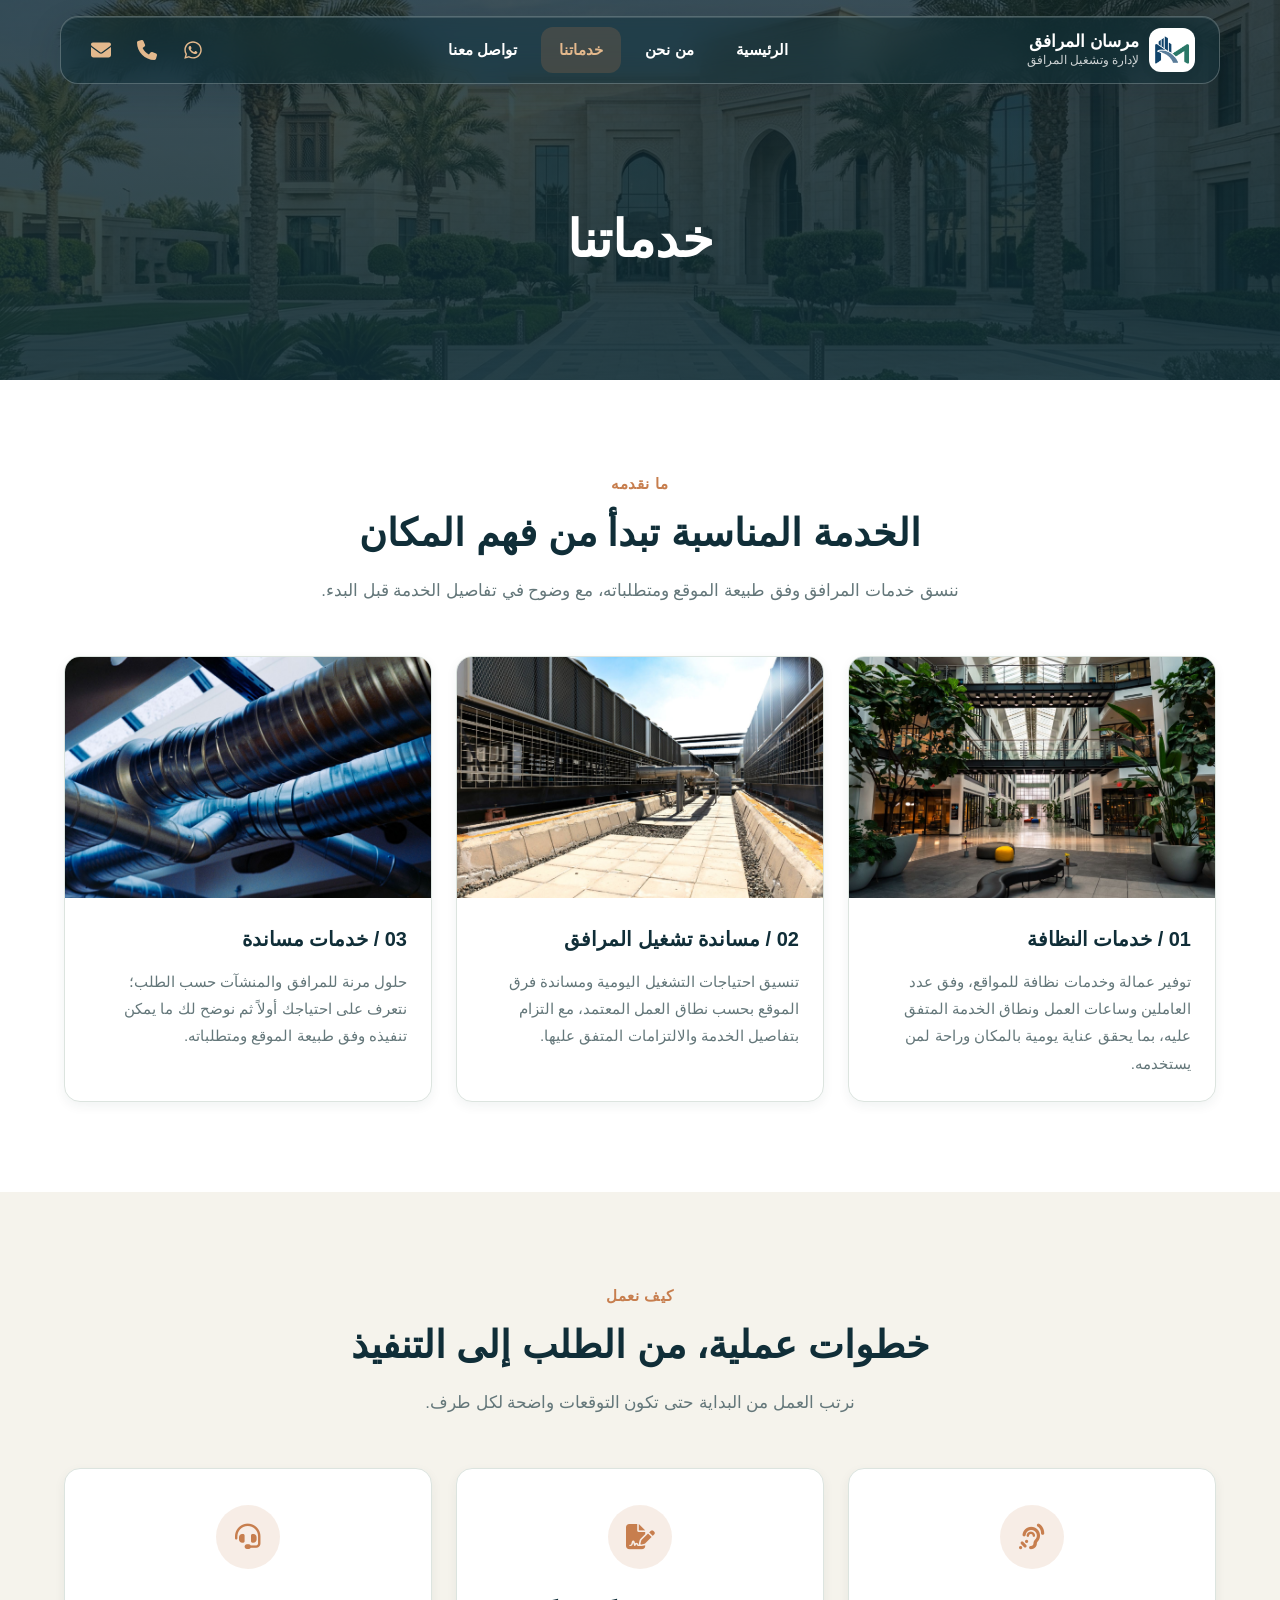
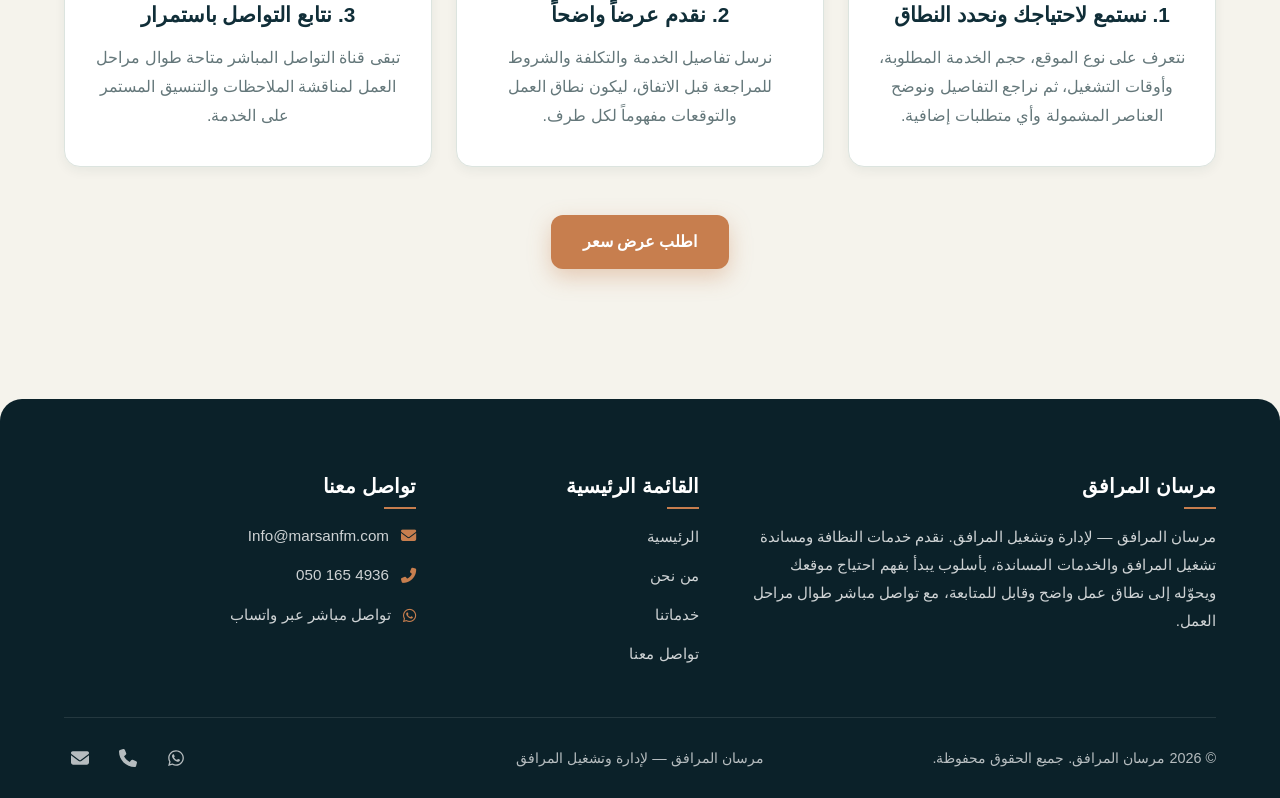
<file: services/index.html>
<!doctype html>
<html dir="rtl" lang="ar">
  <head>
    <meta charset="UTF-8" />
    <meta name="viewport" content="width=device-width, initial-scale=1.0" />
    <title>خدماتنا - مرسان المرافق</title>
    <link rel="canonical" href="https://marsanfm.com/services/" />
    <link rel="icon" type="image/png" href="/assets/images/favicon.png" />
    <meta
      name="description"
      content="خدمات مرسان المرافق: خدمات النظافة للمواقع، مساندة تشغيل المرافق اليومية، وخدمات مساندة مرنة وفق طبيعة الموقع واحتياج المنشأة."
    />
    <meta name="robots" content="index, follow" />

    <!-- Open Graph / Facebook -->
    <meta property="og:url" content="https://marsanfm.com/services/" />
    <meta property="og:site_name" content="مرسان المرافق" />
    <meta property="og:locale" content="ar_AR" />
    <meta property="og:type" content="website" />
    <meta property="og:title" content="خدماتنا - مرسان المرافق" />
    <meta
      property="og:description"
      content="خدمات مرسان المرافق: خدمات النظافة للمواقع، مساندة تشغيل المرافق، وخدمات مساندة مرنة حسب طبيعة الموقع."
    />
    <meta
      property="og:image"
      content="https://marsanfm.com/assets/images/hero-facilities.jpg"
    />

    <!-- Twitter -->
    <meta name="twitter:card" content="summary_large_image" />
    <meta name="twitter:title" content="خدماتنا - مرسان المرافق" />
    <meta
      name="twitter:description"
      content="خدمات مرسان المرافق: خدمات النظافة ومساندة تشغيل المرافق."
    />
    <meta
      name="twitter:image"
      content="https://marsanfm.com/assets/images/hero-facilities.jpg"
    />

    <!-- Font Awesome -->
    <link
      rel="stylesheet"
      href="https://cdnjs.cloudflare.com/ajax/libs/font-awesome/6.5.1/css/all.min.css"
    />

    <!-- Main Stylesheet -->
    <link rel="stylesheet" href="/assets/css/style.css?v=3.0" />

    <!-- Schema.org Structured Data -->
    <script type="application/ld+json">
      {
        "@context": "https://schema.org",
        "@graph": [
          {
            "@type": "WebSite",
            "@id": "https://marsanfm.com/#website",
            "name": "مرسان المرافق",
            "url": "https://marsanfm.com/"
          },
          {
            "@type": "WebPage",
            "@id": "https://marsanfm.com/services/#webpage",
            "name": "خدماتنا",
            "url": "https://marsanfm.com/services/",
            "inLanguage": "ar",
            "isPartOf": { "@id": "https://marsanfm.com/#website" },
            "breadcrumb": {
              "@type": "BreadcrumbList",
              "itemListElement": [
                {
                  "@type": "ListItem",
                  "position": 1,
                  "name": "الرئيسية",
                  "item": "https://marsanfm.com/"
                },
                {
                  "@type": "ListItem",
                  "position": 2,
                  "name": "خدماتنا",
                  "item": "https://marsanfm.com/services/"
                }
              ]
            }
          }
        ]
      }
    </script>
  </head>
  <body>
    <!-- Site Header -->
    <header class="site-header" id="masthead">
      <div class="header-bar">
        <!-- Brand Logo -->
        <a href="/" class="header-brand" aria-label="مرسان المرافق، الصفحة الرئيسية">
          <span class="header-brand-mark">
            <img src="/assets/images/mersan-mark.png" alt="شعار مرسان المرافق" />
          </span>
          <span class="header-brand-text">
            <span class="header-brand-name">مرسان المرافق</span>
            <span class="header-brand-sub">لإدارة وتشغيل المرافق</span>
          </span>
        </a>

        <!-- Desktop Navigation -->
        <nav class="nav-desktop" aria-label="القائمة الرئيسية">
          <a href="/" class="nav-link">الرئيسية</a>
          <a href="/about/" class="nav-link">من نحن</a>
          <a href="/services/" class="nav-link active" aria-current="page"
            >خدماتنا</a
          >
          <a href="/contact-us/" class="nav-link">تواصل معنا</a>
        </nav>

        <!-- Desktop Direct Contact Icons -->
        <div class="header-social">
          <a
            href="https://wa.me/966501654936?text=%D8%A7%D9%84%D8%B3%D9%84%D8%A7%D9%85%20%D8%B9%D9%84%D9%8A%D9%83%D9%85%D8%8C%20%D8%A3%D8%B1%D8%BA%D8%A8%20%D9%81%D9%8A%20%D8%B7%D9%84%D8%A8%20%D8%B9%D8%B1%D8%B6%20%D8%B3%D8%B9%D8%B1%20%D9%84%D8%AE%D8%AF%D9%85%D8%A7%D8%AA%20%D9%85%D8%B1%D8%B3%D8%A7%D9%86%20%D8%A7%D9%84%D9%85%D8%B1%D8%A7%D9%81%D9%82"
            target="_blank"
            rel="noopener noreferrer"
            aria-label="واتساب"
          >
            <svg viewBox="0 0 448 512">
              <path
                d="M380.9 97.1C339 55.1 283.2 32 223.9 32c-122.4 0-222 99.6-222 222 0 39.1 10.2 77.3 29.6 111L0 480l117.7-30.9c32.4 17.7 68.9 27 106.1 27h.1c122.3 0 224.1-99.6 224.1-222 0-59.3-25.2-115-67.1-157zm-157 341.6c-33.2 0-65.7-8.9-94-25.7l-6.7-4-69.8 18.3L72 359.2l-4.4-7c-18.5-29.4-28.2-63.3-28.2-98.2 0-101.7 82.8-184.5 184.6-184.5 49.3 0 95.6 19.2 130.4 54.1 34.8 34.9 56.2 81.2 56.1 130.5 0 101.8-84.9 184.6-186.6 184.6zm101.2-138.2c-5.5-2.8-32.8-16.2-37.9-18-5.1-1.9-8.8-2.8-12.5 2.8-3.7 5.6-14.3 18-17.6 21.8-3.2 3.7-6.5 4.2-12 1.4-32.6-16.3-54-29.1-75.5-66-5.7-9.8 5.7-9.1 16.3-30.3 1.8-3.7.9-6.9-.5-9.7-1.4-2.8-12.5-30.1-17.1-41.2-4.5-10.8-9.1-9.3-12.5-9.5-3.2-.2-6.9-.2-10.6-.2-3.7 0-9.7 1.4-14.8 6.9-5.1 5.6-19.4 19-19.4 46.3 0 27.3 19.9 53.7 22.6 57.4 2.8 3.7 39.1 59.7 94.8 83.8 35.2 15.2 49 16.5 66.6 13.9 10.7-1.6 32.8-13.4 37.4-26.4 4.6-13 4.6-24.1 3.2-26.4-1.3-2.5-5-3.9-10.5-6.6z"
              />
            </svg>
          </a>
          <a href="tel:+966501654936" aria-label="اتصال هاتفي">
            <svg viewBox="0 0 512 512">
              <path
                d="M164.9 24.6c-7.7-18.6-28-28.5-47.4-23.2l-88 24C12.1 30.2 0 46 0 64C0 311.4 200.6 512 448 512c18 0 33.8-12.1 38.6-29.5l24-88c5.3-19.4-4.6-39.7-23.2-47.4l-96-40c-16.3-6.8-35.2-2.1-46.3 11.6L304.7 368C234.3 334.7 177.3 277.7 144 207.3L193.3 167c13.7-11.2 18.4-30 11.6-46.3l-40-96z"
              />
            </svg>
          </a>
          <a href="mailto:Info@marsanfm.com" aria-label="البريد الإلكتروني">
            <svg viewBox="0 0 512 512">
              <path
                d="M48 64C21.5 64 0 85.5 0 112c0 15.1 7.1 29.3 19.2 38.4L236.8 313.6c11.4 8.5 27 8.5 38.4 0L492.8 150.4c12.1-9.1 19.2-23.3 19.2-38.4c0-26.5-21.5-48-48-48H48zM0 176V384c0 35.3 28.7 64 64 64H448c35.3 0 64-28.7 64-64V176L294.4 339.2c-22.8 17.1-54 17.1-76.8 0L0 176z"
              />
            </svg>
          </a>
        </div>

        <!-- Mobile Hamburger Toggle -->
        <button
          class="mobile-nav-toggle"
          aria-label="فتح القائمة"
          aria-expanded="false"
        >
          <svg class="icon-hamburger" viewBox="0 0 24 24">
            <path
              d="M3 13h18c0.552 0 1-0.448 1-1s-0.448-1-1-1h-18c-0.552 0-1 0.448-1 1s0.448 1 1 1zM3 7h18c0.552 0 1-0.448 1-1s-0.448-1-1-1h-18c-0.552 0-1 0.448-1 1s0.448 1 1 1zM3 19h18c0.552 0 1-0.448 1-1s-0.448-1-1-1h-18c-0.552 0-1 0.448-1 1s0.448 1 1 1z"
            />
          </svg>
          <svg class="icon-close" viewBox="0 0 24 24">
            <path
              d="M5.293 6.707l5.293 5.293-5.293 5.293c-0.391 0.391-0.391 1.024 0 1.414s1.024 0.391 1.414 0l5.293-5.293 5.293 5.293c0.391 0.391 1.024 0.391 1.414 0s0.391-1.024 0-1.414l-5.293-5.293 5.293-5.293c0.391-0.391 0.391-1.024 0-1.414s-1.024-0.391-1.414 0l-5.293 5.293-5.293-5.293c-0.391-0.391-1.024-0.391-1.414 0s-0.391 1.024 0 1.414z"
            />
          </svg>
        </button>

        <!-- Mobile Drawer Menu -->
        <div class="mobile-menu-drawer" id="mobile-drawer">
          <a href="/" class="nav-link">الرئيسية</a>
          <a href="/about/" class="nav-link">من نحن</a>
          <a href="/services/" class="nav-link active">خدماتنا</a>
          <a href="/contact-us/" class="nav-link">تواصل معنا</a>
          <div class="mobile-social-wrap">
            <a
              href="https://wa.me/966501654936?text=%D8%A7%D9%84%D8%B3%D9%84%D8%A7%D9%85%20%D8%B9%D9%84%D9%8A%D9%83%D9%85%D8%8C%20%D8%A3%D8%B1%D8%BA%D8%A8%20%D9%81%D9%8A%20%D8%B7%D9%84%D8%A8%20%D8%B9%D8%B1%D8%B6%20%D8%B3%D8%B9%D8%B1%20%D9%84%D8%AE%D8%AF%D9%85%D8%A7%D8%AA%20%D9%85%D8%B1%D8%B3%D8%A7%D9%86%20%D8%A7%D9%84%D9%85%D8%B1%D8%A7%D9%81%D9%82"
              target="_blank"
              rel="noopener noreferrer"
              aria-label="واتساب"
            >
              <svg viewBox="0 0 448 512">
                <path
                  d="M380.9 97.1C339 55.1 283.2 32 223.9 32c-122.4 0-222 99.6-222 222 0 39.1 10.2 77.3 29.6 111L0 480l117.7-30.9c32.4 17.7 68.9 27 106.1 27h.1c122.3 0 224.1-99.6 224.1-222 0-59.3-25.2-115-67.1-157zm-157 341.6c-33.2 0-65.7-8.9-94-25.7l-6.7-4-69.8 18.3L72 359.2l-4.4-7c-18.5-29.4-28.2-63.3-28.2-98.2 0-101.7 82.8-184.5 184.6-184.5 49.3 0 95.6 19.2 130.4 54.1 34.8 34.9 56.2 81.2 56.1 130.5 0 101.8-84.9 184.6-186.6 184.6zm101.2-138.2c-5.5-2.8-32.8-16.2-37.9-18-5.1-1.9-8.8-2.8-12.5 2.8-3.7 5.6-14.3 18-17.6 21.8-3.2 3.7-6.5 4.2-12 1.4-32.6-16.3-54-29.1-75.5-66-5.7-9.8 5.7-9.1 16.3-30.3 1.8-3.7.9-6.9-.5-9.7-1.4-2.8-12.5-30.1-17.1-41.2-4.5-10.8-9.1-9.3-12.5-9.5-3.2-.2-6.9-.2-10.6-.2-3.7 0-9.7 1.4-14.8 6.9-5.1 5.6-19.4 19-19.4 46.3 0 27.3 19.9 53.7 22.6 57.4 2.8 3.7 39.1 59.7 94.8 83.8 35.2 15.2 49 16.5 66.6 13.9 10.7-1.6 32.8-13.4 37.4-26.4 4.6-13 4.6-24.1 3.2-26.4-1.3-2.5-5-3.9-10.5-6.6z"
                />
              </svg>
            </a>
            <a href="tel:+966501654936" aria-label="اتصال هاتفي">
              <svg viewBox="0 0 512 512">
                <path
                  d="M164.9 24.6c-7.7-18.6-28-28.5-47.4-23.2l-88 24C12.1 30.2 0 46 0 64C0 311.4 200.6 512 448 512c18 0 33.8-12.1 38.6-29.5l24-88c5.3-19.4-4.6-39.7-23.2-47.4l-96-40c-16.3-6.8-35.2-2.1-46.3 11.6L304.7 368C234.3 334.7 177.3 277.7 144 207.3L193.3 167c13.7-11.2 18.4-30 11.6-46.3l-40-96z"
                />
              </svg>
            </a>
            <a href="mailto:Info@marsanfm.com" aria-label="البريد الإلكتروني">
              <svg viewBox="0 0 512 512">
                <path
                  d="M48 64C21.5 64 0 85.5 0 112c0 15.1 7.1 29.3 19.2 38.4L236.8 313.6c11.4 8.5 27 8.5 38.4 0L492.8 150.4c12.1-9.1 19.2-23.3 19.2-38.4c0-26.5-21.5-48-48-48H48zM0 176V384c0 35.3 28.7 64 64 64H448c35.3 0 64-28.7 64-64V176L294.4 339.2c-22.8 17.1-54 17.1-76.8 0L0 176z"
                />
              </svg>
            </a>
          </div>
        </div>
      </div>
    </header>

    <!-- Page Hero Banner -->
    <section
      class="page-hero"
      style="background-image: url(&quot;/assets/images/hero-facilities.jpg&quot;)"
    >
      <div class="container">
        <h1>خدماتنا</h1>
      </div>
    </section>

    <!-- Services Detailed Grid Section -->
    <section class="section section-bg-white">
      <div class="container">
        <div class="section-header text-center">
          <span class="section-subtitle">ما نقدمه</span>
          <h2 class="section-title">الخدمة المناسبة تبدأ من فهم المكان</h2>
          <p class="section-desc">
            ننسق خدمات المرافق وفق طبيعة الموقع ومتطلباته، مع وضوح في تفاصيل
            الخدمة قبل البدء.
          </p>
        </div>

        <div class="services-grid">
          <!-- 1. خدمات النظافة -->
          <div class="service-card">
            <div class="service-card-img">
              <img
                src="/assets/images/service-cleaning.jpg"
                alt="خدمات النظافة للمواقع"
                loading="lazy"
              />
            </div>
            <div class="service-card-body">
              <h3 class="service-card-title">01 / خدمات النظافة</h3>
              <p class="service-card-desc">
                توفير عمالة وخدمات نظافة للمواقع، وفق عدد العاملين وساعات العمل
                ونطاق الخدمة المتفق عليه، بما يحقق عناية يومية بالمكان وراحة
                لمن يستخدمه.
              </p>
            </div>
          </div>

          <!-- 2. مساندة تشغيل المرافق -->
          <div class="service-card">
            <div class="service-card-img">
              <img
                src="/assets/images/service-operations.jpg"
                alt="مساندة تشغيل المرافق"
                loading="lazy"
              />
            </div>
            <div class="service-card-body">
              <h3 class="service-card-title">02 / مساندة تشغيل المرافق</h3>
              <p class="service-card-desc">
                تنسيق احتياجات التشغيل اليومية ومساندة فرق الموقع بحسب نطاق
                العمل المعتمد، مع التزام بتفاصيل الخدمة والالتزامات المتفق
                عليها.
              </p>
            </div>
          </div>

          <!-- 3. خدمات مساندة -->
          <div class="service-card">
            <div class="service-card-img">
              <img
                src="/assets/images/service-support.jpg"
                alt="خدمات مساندة للمرافق"
                loading="lazy"
              />
            </div>
            <div class="service-card-body">
              <h3 class="service-card-title">03 / خدمات مساندة</h3>
              <p class="service-card-desc">
                حلول مرنة للمرافق والمنشآت حسب الطلب؛ نتعرف على احتياجك أولاً
                ثم نوضح لك ما يمكن تنفيذه وفق طبيعة الموقع ومتطلباته.
              </p>
            </div>
          </div>
        </div>
      </div>
    </section>

    <!-- Approach / Methodology Section -->
    <section class="section section-bg-light">
      <div class="container">
        <div class="section-header text-center">
          <span class="section-subtitle">كيف نعمل</span>
          <h2 class="section-title">خطوات عملية، من الطلب إلى التنفيذ</h2>
          <p class="section-desc">
            نرتب العمل من البداية حتى تكون التوقعات واضحة لكل طرف.
          </p>
        </div>

        <div class="models-grid">
          <div
            class="feature-box"
            style="
              flex-direction: column;
              text-align: center;
              align-items: center;
              padding: 36px 24px;
            "
          >
            <div
              class="feature-icon"
              style="
                width: 64px;
                height: 64px;
                font-size: 1.6rem;
                margin-bottom: 8px;
              "
            >
              <i class="fas fa-ear-listen"></i>
            </div>
            <div class="feature-box-content">
              <h3 style="font-size: 1.3rem; margin-bottom: 12px">
                1. نستمع لاحتياجك ونحدد النطاق
              </h3>
              <p style="font-size: 1rem; line-height: 1.8">
                نتعرف على نوع الموقع، حجم الخدمة المطلوبة، وأوقات التشغيل، ثم
                نراجع التفاصيل ونوضح العناصر المشمولة وأي متطلبات إضافية.
              </p>
            </div>
          </div>

          <div
            class="feature-box"
            style="
              flex-direction: column;
              text-align: center;
              align-items: center;
              padding: 36px 24px;
            "
          >
            <div
              class="feature-icon"
              style="
                width: 64px;
                height: 64px;
                font-size: 1.6rem;
                margin-bottom: 8px;
              "
            >
              <i class="fas fa-file-signature"></i>
            </div>
            <div class="feature-box-content">
              <h3 style="font-size: 1.3rem; margin-bottom: 12px">
                2. نقدم عرضاً واضحاً
              </h3>
              <p style="font-size: 1rem; line-height: 1.8">
                نرسل تفاصيل الخدمة والتكلفة والشروط للمراجعة قبل الاتفاق، ليكون
                نطاق العمل والتوقعات مفهوماً لكل طرف.
              </p>
            </div>
          </div>

          <div
            class="feature-box"
            style="
              flex-direction: column;
              text-align: center;
              align-items: center;
              padding: 36px 24px;
            "
          >
            <div
              class="feature-icon"
              style="
                width: 64px;
                height: 64px;
                font-size: 1.6rem;
                margin-bottom: 8px;
              "
            >
              <i class="fas fa-headset"></i>
            </div>
            <div class="feature-box-content">
              <h3 style="font-size: 1.3rem; margin-bottom: 12px">
                3. نتابع التواصل باستمرار
              </h3>
              <p style="font-size: 1rem; line-height: 1.8">
                تبقى قناة التواصل المباشر متاحة طوال مراحل العمل لمناقشة
                الملاحظات والتنسيق المستمر على الخدمة.
              </p>
            </div>
          </div>
        </div>

        <div style="text-align: center; margin-top: 48px">
          <a href="/contact-us/" class="btn btn-primary">اطلب عرض سعر</a>
        </div>
      </div>
    </section>

    <!-- Site Footer -->
    <footer class="site-footer" id="colophon">
      <div class="container">
        <div class="footer-grid">
          <!-- Col 1: About -->
          <div class="footer-col footer-about">
            <h5>مرسان المرافق</h5>
            <p>
              مرسان المرافق — لإدارة وتشغيل المرافق. نقدم خدمات النظافة ومساندة
              تشغيل المرافق والخدمات المساندة، بأسلوب يبدأ بفهم احتياج موقعك
              ويحوّله إلى نطاق عمل واضح وقابل للمتابعة، مع تواصل مباشر طوال
              مراحل العمل.
            </p>
          </div>

          <!-- Col 2: Navigation -->
          <div class="footer-col footer-nav">
            <h5>القائمة الرئيسية</h5>
            <ul>
              <li><a href="/">الرئيسية</a></li>
              <li><a href="/about/">من نحن</a></li>
              <li><a href="/services/">خدماتنا</a></li>
              <li><a href="/contact-us/">تواصل معنا</a></li>
            </ul>
          </div>

          <!-- Col 3: Contact Info -->
          <div class="footer-col">
            <h5>تواصل معنا</h5>
            <ul class="footer-contact-list">
              <li>
                <i class="fas fa-envelope"></i>
                <a href="mailto:Info@marsanfm.com">Info@marsanfm.com</a>
              </li>
              <li>
                <i class="fas fa-phone-alt"></i>
                <a href="tel:+966501654936"
                  ><bdi class="sc-ltr-num">050 165 4936</bdi></a
                >
              </li>
              <li>
                <i class="fab fa-whatsapp"></i>
                <a
                  href="https://wa.me/966501654936?text=%D8%A7%D9%84%D8%B3%D9%84%D8%A7%D9%85%20%D8%B9%D9%84%D9%8A%D9%83%D9%85%D8%8C%20%D8%A3%D8%B1%D8%BA%D8%A8%20%D9%81%D9%8A%20%D8%B7%D9%84%D8%A8%20%D8%B9%D8%B1%D8%B6%20%D8%B3%D8%B9%D8%B1%20%D9%84%D8%AE%D8%AF%D9%85%D8%A7%D8%AA%20%D9%85%D8%B1%D8%B3%D8%A7%D9%86%20%D8%A7%D9%84%D9%85%D8%B1%D8%A7%D9%81%D9%82"
                  target="_blank"
                  rel="noopener noreferrer"
                  >تواصل مباشر عبر واتساب</a
                >
              </li>
            </ul>
          </div>
        </div>

        <!-- Footer Bottom Bar -->
        <div class="footer-bottom">
          <p>© 2026 مرسان المرافق. جميع الحقوق محفوظة.</p>
          <p class="footer-credit">مرسان المرافق — لإدارة وتشغيل المرافق</p>
          <div class="footer-social">
            <a
              href="https://wa.me/966501654936?text=%D8%A7%D9%84%D8%B3%D9%84%D8%A7%D9%85%20%D8%B9%D9%84%D9%8A%D9%83%D9%85%D8%8C%20%D8%A3%D8%B1%D8%BA%D8%A8%20%D9%81%D9%8A%20%D8%B7%D9%84%D8%A8%20%D8%B9%D8%B1%D8%B6%20%D8%B3%D8%B9%D8%B1%20%D9%84%D8%AE%D8%AF%D9%85%D8%A7%D8%AA%20%D9%85%D8%B1%D8%B3%D8%A7%D9%86%20%D8%A7%D9%84%D9%85%D8%B1%D8%A7%D9%81%D9%82"
              target="_blank"
              rel="noopener noreferrer"
              aria-label="واتساب"
            >
              <svg viewBox="0 0 448 512">
                <path
                  d="M380.9 97.1C339 55.1 283.2 32 223.9 32c-122.4 0-222 99.6-222 222 0 39.1 10.2 77.3 29.6 111L0 480l117.7-30.9c32.4 17.7 68.9 27 106.1 27h.1c122.3 0 224.1-99.6 224.1-222 0-59.3-25.2-115-67.1-157zm-157 341.6c-33.2 0-65.7-8.9-94-25.7l-6.7-4-69.8 18.3L72 359.2l-4.4-7c-18.5-29.4-28.2-63.3-28.2-98.2 0-101.7 82.8-184.5 184.6-184.5 49.3 0 95.6 19.2 130.4 54.1 34.8 34.9 56.2 81.2 56.1 130.5 0 101.8-84.9 184.6-186.6 184.6zm101.2-138.2c-5.5-2.8-32.8-16.2-37.9-18-5.1-1.9-8.8-2.8-12.5 2.8-3.7 5.6-14.3 18-17.6 21.8-3.2 3.7-6.5 4.2-12 1.4-32.6-16.3-54-29.1-75.5-66-5.7-9.8 5.7-9.1 16.3-30.3 1.8-3.7.9-6.9-.5-9.7-1.4-2.8-12.5-30.1-17.1-41.2-4.5-10.8-9.1-9.3-12.5-9.5-3.2-.2-6.9-.2-10.6-.2-3.7 0-9.7 1.4-14.8 6.9-5.1 5.6-19.4 19-19.4 46.3 0 27.3 19.9 53.7 22.6 57.4 2.8 3.7 39.1 59.7 94.8 83.8 35.2 15.2 49 16.5 66.6 13.9 10.7-1.6 32.8-13.4 37.4-26.4 4.6-13 4.6-24.1 3.2-26.4-1.3-2.5-5-3.9-10.5-6.6z"
                />
              </svg>
            </a>
            <a href="tel:+966501654936" aria-label="اتصال هاتفي">
              <svg viewBox="0 0 512 512">
                <path
                  d="M164.9 24.6c-7.7-18.6-28-28.5-47.4-23.2l-88 24C12.1 30.2 0 46 0 64C0 311.4 200.6 512 448 512c18 0 33.8-12.1 38.6-29.5l24-88c5.3-19.4-4.6-39.7-23.2-47.4l-96-40c-16.3-6.8-35.2-2.1-46.3 11.6L304.7 368C234.3 334.7 177.3 277.7 144 207.3L193.3 167c13.7-11.2 18.4-30 11.6-46.3l-40-96z"
                />
              </svg>
            </a>
            <a href="mailto:Info@marsanfm.com" aria-label="البريد الإلكتروني">
              <svg viewBox="0 0 512 512">
                <path
                  d="M48 64C21.5 64 0 85.5 0 112c0 15.1 7.1 29.3 19.2 38.4L236.8 313.6c11.4 8.5 27 8.5 38.4 0L492.8 150.4c12.1-9.1 19.2-23.3 19.2-38.4c0-26.5-21.5-48-48-48H48zM0 176V384c0 35.3 28.7 64 64 64H448c35.3 0 64-28.7 64-64V176L294.4 339.2c-22.8 17.1-54 17.1-76.8 0L0 176z"
                />
              </svg>
            </a>
          </div>
        </div>
      </div>
    </footer>

    <!-- Main JavaScript -->
    <script src="/assets/js/main.js"></script>
  </body>
</html>
</file>
<file: assets/css/style.css>
/* ==========================================================================
   مرسان المرافق (Mursan Facilities) — Modern Static Stylesheet
   Brand Theme: Deep Teal (#102e38) & Copper (#c77e4e)
   ========================================================================== */

:root {
    --color-primary: #c77e4e;
    --color-primary-hover: #a96336;
    --color-primary-soft: rgba(199, 126, 78, 0.14);
    --color-primary-border: rgba(199, 126, 78, 0.35);

    --color-navy: #102e38;
    --color-navy-dark: #0b2129;
    --color-navy-light: #234750;
    --color-navy-soft: rgba(16, 46, 56, 0.08);

    --color-surface: #ffffff;
    --color-surface-soft: #f5f3ec;
    --color-surface-card: #ffffff;
    --color-surface-tint: #dce8df;

    --color-text: #102e38;
    --color-text-dark: #0b2129;
    --color-text-muted: #64777a;
    --color-text-light: #ffffff;
    --color-text-light-muted: rgba(255, 255, 255, 0.82);

    --color-border: #dce4df;
    --color-border-light: rgba(255, 255, 255, 0.18);

    --shadow-sm: 0 4px 12px rgba(16, 46, 56, 0.06);
    --shadow-md: 0 10px 30px rgba(16, 46, 56, 0.08);
    --shadow-lg: 0 18px 48px rgba(16, 46, 56, 0.12);

    --radius-sm: 8px;
    --radius-md: 12px;
    --radius-lg: 16px;
    --radius-xl: 22px;
    --radius-full: 9999px;

    --font-arabic: "Tahoma", "Arial", sans-serif;
    --font-heading: "Tahoma", "Arial", sans-serif;

    --container-width: 1200px;
    --transition: all 0.25s cubic-bezier(0.23, 1, 0.32, 1);
}

/* --------------------------------------------------------------------------
   Reset & Base Styles
   -------------------------------------------------------------------------- */
*, *::before, *::after {
    box-sizing: border-box;
    margin: 0;
    padding: 0;
}

html {
    font-size: 16px;
    scroll-behavior: smooth;
    -webkit-text-size-adjust: 100%;
}

body {
    direction: rtl;
    text-align: right;
    font-family: var(--font-arabic);
    color: var(--color-text);
    background-color: var(--color-surface-soft);
    line-height: 1.7;
    overflow-x: hidden;
    -webkit-font-smoothing: antialiased;
    -moz-osx-font-smoothing: grayscale;
}

img, svg, video, iframe {
    max-width: 100%;
    height: auto;
    display: block;
}

a {
    color: inherit;
    text-decoration: none;
    transition: var(--transition);
}

ul, ol {
    list-style: none;
}

button, input, textarea, select {
    font: inherit;
    color: inherit;
    border: none;
    background: none;
}

/* Numeric text displayed strictly LTR */
.sc-ltr-num {
    unicode-bidi: isolate;
    direction: ltr;
    display: inline-block;
}

.container {
    width: 100%;
    max-width: var(--container-width);
    margin-left: auto;
    margin-right: auto;
    padding-left: 24px;
    padding-right: 24px;
}

/* --------------------------------------------------------------------------
   Header & Navigation
   -------------------------------------------------------------------------- */
.site-header {
    position: absolute;
    top: 0;
    left: 0;
    right: 0;
    z-index: 1000;
    padding-top: 16px;
}

.header-bar {
    position: relative;
    z-index: 1001;
    width: min(calc(100% - 40px), 1160px);
    margin: 0 auto;
    min-height: 68px;
    padding: 10px 24px;
    display: flex;
    align-items: center;
    justify-content: space-between;
    background: rgba(16, 46, 56, 0.5);
    border: 1px solid rgba(255, 255, 255, 0.24);
    border-radius: 18px;
    backdrop-filter: blur(16px) saturate(135%);
    -webkit-backdrop-filter: blur(16px) saturate(135%);
    box-shadow: 0 12px 34px rgba(11, 33, 41, 0.16), inset 0 1px 0 rgba(255, 255, 255, 0.14);
}

.header-brand {
    display: flex;
    align-items: center;
    gap: 10px;
}

.header-brand-mark {
    display: inline-flex;
    align-items: center;
    justify-content: center;
    width: 46px;
    height: 44px;
    padding: 4px;
    border-radius: 12px;
    background: #ffffff;
    flex-shrink: 0;
    box-shadow: 0 2px 8px rgba(11, 33, 41, 0.14);
}

.header-brand-mark img {
    width: 100%;
    height: 100%;
    object-fit: contain;
}

.header-brand-text {
    display: flex;
    flex-direction: column;
    color: #ffffff;
    line-height: 1.25;
}

.header-brand-name {
    font-size: 1.05rem;
    font-weight: 700;
    white-space: nowrap;
}

.header-brand-sub {
    font-size: 0.72rem;
    color: rgba(255, 255, 255, 0.8);
    font-weight: 400;
    white-space: nowrap;
}

.header-brand > img {
    height: 44px;
    width: auto;
    max-width: 160px;
    object-fit: contain;
}

.nav-desktop {
    display: flex;
    align-items: center;
    gap: 6px;
}

.nav-desktop .nav-link {
    display: inline-block;
    padding: 10px 18px;
    border-radius: var(--radius-md);
    color: #ffffff;
    font-size: 0.95rem;
    font-weight: 600;
    white-space: nowrap;
    transition: var(--transition);
}

.nav-desktop .nav-link:hover {
    color: #e4b98d;
    background: rgba(255, 255, 255, 0.08);
}

.nav-desktop .nav-link.active {
    color: #e4b98d;
    background: rgba(199, 126, 78, 0.2);
}

.header-social {
    display: flex;
    align-items: center;
    gap: 14px;
}

.header-social a {
    color: #e4b98d;
    display: flex;
    align-items: center;
    justify-content: center;
    width: 32px;
    height: 32px;
    transition: var(--transition);
}

.header-social a svg {
    width: 20px;
    height: 20px;
    fill: currentColor;
}

.header-social a:hover {
    transform: translateY(-2px);
    color: #ffffff;
}

/* Mobile Nav Toggle */
.mobile-nav-toggle {
    display: none;
    width: 44px;
    height: 44px;
    border: 1px solid rgba(199, 126, 78, 0.46);
    border-radius: var(--radius-md);
    background: rgba(255, 255, 255, 0.1);
    color: var(--color-primary);
    cursor: pointer;
    align-items: center;
    justify-content: center;
}

.mobile-nav-toggle svg {
    width: 24px;
    height: 24px;
    fill: currentColor;
}

.mobile-nav-toggle .icon-close {
    display: none;
}

.mobile-nav-toggle.open .icon-hamburger {
    display: none;
}

.mobile-nav-toggle.open .icon-close {
    display: block;
}

/* Mobile Drawer */
.mobile-menu-drawer {
    display: none;
    position: absolute;
    top: calc(100% + 8px);
    left: 20px;
    right: 20px;
    background: #ffffff;
    border: 1px solid var(--color-border);
    border-radius: 17px;
    padding: 12px;
    box-shadow: var(--shadow-lg);
    z-index: 1002;
    flex-direction: column;
    gap: 6px;
}

.mobile-menu-drawer.open {
    display: flex;
    animation: menuFadeIn 0.16s ease-out;
}

@keyframes menuFadeIn {
    from { opacity: 0.92; transform: translateY(-6px); }
    to { opacity: 1; transform: translateY(0); }
}

.mobile-menu-drawer .nav-link {
    display: block;
    padding: 12px 16px;
    border-radius: var(--radius-md);
    color: var(--color-navy);
    font-weight: 600;
    font-size: 1rem;
    transition: var(--transition);
}

.mobile-menu-drawer .nav-link:hover,
.mobile-menu-drawer .nav-link.active {
    background: rgba(199, 126, 78, 0.14);
    color: var(--color-primary);
}

.mobile-social-wrap {
    display: flex;
    justify-content: center;
    gap: 18px;
    padding-top: 12px;
    margin-top: 6px;
    border-top: 1px solid var(--color-border);
}

.mobile-social-wrap a {
    color: var(--color-primary);
    width: 36px;
    height: 36px;
    display: flex;
    align-items: center;
    justify-content: center;
}

.mobile-social-wrap a svg {
    width: 22px;
    height: 22px;
    fill: currentColor;
}

/* --------------------------------------------------------------------------
   Hero Sections
   -------------------------------------------------------------------------- */
.hero-section {
    position: relative;
    min-height: 820px;
    padding-top: 160px;
    padding-bottom: 120px;
    display: flex;
    align-items: center;
    background-position: center center;
    background-size: cover;
    background-repeat: no-repeat;
    color: #ffffff;
}

.hero-section::before {
    content: "";
    position: absolute;
    inset: 0;
    background: linear-gradient(180deg, rgba(11, 33, 41, 0.72) 0%, rgba(16, 46, 56, 0.88) 100%);
    z-index: 1;
}

.hero-section .container {
    position: relative;
    z-index: 2;
}

.hero-content {
    max-width: 780px;
}

.hero-eyebrow {
    display: inline-block;
    padding: 6px 20px;
    border-radius: var(--radius-full);
    background: rgba(255, 255, 255, 0.94);
    color: var(--color-primary);
    font-size: 0.95rem;
    font-weight: 700;
    margin-bottom: 18px;
    box-shadow: 0 4px 14px rgba(16, 46, 56, 0.14);
}

.hero-title {
    font-size: clamp(2.2rem, 5vw, 3.8rem);
    font-weight: 700;
    line-height: 1.25;
    color: #ffffff;
    margin-bottom: 20px;
}

.hero-desc {
    font-size: clamp(1.05rem, 2vw, 1.25rem);
    line-height: 1.8;
    color: rgba(255, 255, 255, 0.92);
    margin-bottom: 34px;
    text-shadow: 0 1px 3px rgba(0, 0, 0, 0.45);
}

.hero-actions {
    display: flex;
    flex-wrap: wrap;
    gap: 16px;
}

/* Inner Page Hero */
.page-hero {
    position: relative;
    min-height: 380px;
    padding-top: 170px;
    padding-bottom: 70px;
    display: flex;
    align-items: center;
    justify-content: center;
    text-align: center;
    background-position: center center;
    background-size: cover;
    background-repeat: no-repeat;
    color: #ffffff;
}

.page-hero::before {
    content: "";
    position: absolute;
    inset: 0;
    background: linear-gradient(180deg, rgba(11, 33, 41, 0.76) 0%, rgba(16, 46, 56, 0.88) 100%);
    z-index: 1;
}

.page-hero .container {
    position: relative;
    z-index: 2;
}

.page-hero h1 {
    font-size: clamp(2rem, 4.5vw, 3.2rem);
    font-weight: 700;
    color: #ffffff;
}

/* --------------------------------------------------------------------------
   Buttons
   -------------------------------------------------------------------------- */
.btn {
    display: inline-flex;
    align-items: center;
    justify-content: center;
    gap: 10px;
    padding: 13px 32px;
    border-radius: var(--radius-md);
    font-size: 1rem;
    font-weight: 700;
    cursor: pointer;
    transition: var(--transition);
    text-align: center;
}

.btn-primary {
    background-color: var(--color-primary);
    color: #ffffff;
    box-shadow: 0 8px 22px rgba(199, 126, 78, 0.35);
}

.btn-primary:hover {
    background-color: var(--color-primary-hover);
    transform: translateY(-2px);
    box-shadow: 0 12px 28px rgba(199, 126, 78, 0.45);
}

.btn-secondary {
    background-color: #ffffff;
    color: var(--color-navy);
    box-shadow: 0 8px 22px rgba(0, 0, 0, 0.12);
}

.btn-secondary:hover {
    background-color: var(--color-primary);
    color: #ffffff;
    transform: translateY(-2px);
}

.btn-outline {
    background: transparent;
    border: 1px solid rgba(255, 255, 255, 0.8);
    color: #ffffff;
}

.btn-outline:hover {
    background: var(--color-primary);
    border-color: var(--color-primary);
    color: #ffffff;
    transform: translateY(-2px);
}

.btn:active {
    transform: translateY(1px) scale(0.98);
}

/* --------------------------------------------------------------------------
   Stats Counters Section
   -------------------------------------------------------------------------- */
.stats-section {
    position: relative;
    z-index: 10;
    margin-top: -60px;
    margin-bottom: 60px;
}

.stats-grid {
    display: grid;
    grid-template-columns: repeat(4, 1fr);
    gap: 18px;
}

.stat-card {
    background: var(--color-surface);
    border: 1px solid var(--color-border);
    border-radius: var(--radius-lg);
    padding: 36px 20px;
    text-align: center;
    box-shadow: var(--shadow-md);
    transition: var(--transition);
}

.stat-card:hover {
    transform: translateY(-4px);
    box-shadow: var(--shadow-lg);
    border-color: var(--color-primary-border);
}

.stat-number {
    font-size: clamp(2rem, 3.5vw, 2.75rem);
    font-weight: 700;
    color: var(--color-navy);
    line-height: 1.1;
    margin-bottom: 8px;
    direction: ltr;
}

.stat-title {
    font-size: 1rem;
    font-weight: 600;
    color: var(--color-primary);
}

/* --------------------------------------------------------------------------
   Common Section Styles
   -------------------------------------------------------------------------- */
.section {
    padding: 90px 0;
}

.section-bg-white {
    background-color: var(--color-surface);
}

.section-bg-light {
    background-color: var(--color-surface-soft);
}

.section-bg-dark {
    background-color: var(--color-navy);
    color: #ffffff;
}

.section-header {
    margin-bottom: 50px;
}

.section-header.text-center {
    text-align: center;
}

.section-subtitle {
    display: inline-block;
    font-size: 0.95rem;
    font-weight: 700;
    color: var(--color-primary);
    margin-bottom: 10px;
    text-transform: uppercase;
    letter-spacing: 0.5px;
}

.section-title {
    font-size: clamp(1.8rem, 3vw, 2.4rem);
    font-weight: 700;
    line-height: 1.35;
    color: var(--color-navy);
    margin-bottom: 16px;
}

.section-bg-dark .section-title {
    color: #ffffff;
}

.section-desc {
    font-size: 1.05rem;
    line-height: 1.85;
    color: var(--color-text-muted);
    max-width: 680px;
}

.section-bg-dark .section-desc {
    color: rgba(255, 255, 255, 0.82);
}

.section-header.text-center .section-desc {
    margin-left: auto;
    margin-right: auto;
}

/* --------------------------------------------------------------------------
   Two-Column Intro / Feature Layouts
   -------------------------------------------------------------------------- */
.two-col-grid {
    display: grid;
    grid-template-columns: 1fr 1fr;
    gap: 48px;
    align-items: center;
}

.two-col-text p {
    font-size: 1.05rem;
    line-height: 1.9;
    color: var(--color-text);
    margin-bottom: 24px;
}

.feature-cards-grid {
    display: grid;
    grid-template-columns: 1fr;
    gap: 20px;
}

.feature-box {
    display: flex;
    align-items: flex-start;
    gap: 20px;
    background: var(--color-surface);
    border: 1px solid var(--color-border);
    border-radius: var(--radius-lg);
    padding: 24px;
    box-shadow: var(--shadow-sm);
    transition: var(--transition);
}

.feature-box:hover {
    transform: translateY(-3px);
    box-shadow: var(--shadow-md);
    border-color: var(--color-primary-border);
}

.feature-icon {
    flex-shrink: 0;
    width: 54px;
    height: 54px;
    border-radius: 50%;
    background: var(--color-primary-soft);
    color: var(--color-primary);
    display: flex;
    align-items: center;
    justify-content: center;
    font-size: 1.4rem;
}

.feature-box-content h3 {
    font-size: 1.15rem;
    font-weight: 700;
    margin-bottom: 8px;
    color: var(--color-navy);
}

.feature-box-content p {
    font-size: 0.95rem;
    line-height: 1.7;
    color: var(--color-text-muted);
}

/* --------------------------------------------------------------------------
   Services Grid (Cards with photography)
   -------------------------------------------------------------------------- */
.services-grid {
    display: grid;
    grid-template-columns: repeat(3, 1fr);
    gap: 24px;
}

.service-card {
    background: var(--color-surface);
    border: 1px solid var(--color-border);
    border-radius: var(--radius-lg);
    overflow: hidden;
    box-shadow: var(--shadow-sm);
    display: flex;
    flex-direction: column;
    transition: var(--transition);
}

.service-card:hover {
    transform: translateY(-5px);
    box-shadow: var(--shadow-lg);
    border-color: var(--color-primary-border);
}

.service-card-img {
    width: 100%;
    aspect-ratio: 38 / 25;
    overflow: hidden;
    background: #eaeaea;
}

.service-card-img img {
    width: 100%;
    height: 100%;
    object-fit: cover;
    transition: transform 0.45s ease;
}

.service-card:hover .service-card-img img {
    transform: scale(1.05);
}

.service-card-body {
    padding: 24px;
    display: flex;
    flex-direction: column;
    flex-grow: 1;
}

.service-card-title {
    font-size: 1.25rem;
    font-weight: 700;
    color: var(--color-navy);
    margin-bottom: 12px;
}

.service-card-desc {
    font-size: 0.95rem;
    line-height: 1.8;
    color: var(--color-text-muted);
    flex-grow: 1;
}

/* --------------------------------------------------------------------------
   Quality / Commitment Highlights Section
   -------------------------------------------------------------------------- */
.highlight-banner {
    position: relative;
    border-radius: var(--radius-xl);
    overflow: hidden;
    background-size: cover;
    background-position: center;
    color: #ffffff;
    padding: 70px 48px;
    box-shadow: var(--shadow-lg);
}

.highlight-banner::before {
    content: "";
    position: absolute;
    inset: 0;
    background: rgba(16, 46, 56, 0.85);
    z-index: 1;
}

.highlight-banner .container-inner {
    position: relative;
    z-index: 2;
    display: grid;
    grid-template-columns: 1.2fr 1fr;
    gap: 40px;
    align-items: center;
}

.highlight-list {
    display: grid;
    grid-template-columns: repeat(2, 1fr);
    gap: 18px;
}

.highlight-item {
    display: flex;
    align-items: center;
    gap: 14px;
    font-size: 1.1rem;
    font-weight: 700;
    color: #ffffff;
}

.highlight-item i {
    color: var(--color-primary);
    font-size: 1.25rem;
}

/* --------------------------------------------------------------------------
   Cart Models Showcase (3 cards)
   -------------------------------------------------------------------------- */
.models-grid {
    display: grid;
    grid-template-columns: repeat(3, 1fr);
    gap: 24px;
}

.model-card {
    position: relative;
    min-height: 380px;
    border-radius: var(--radius-lg);
    overflow: hidden;
    background-size: cover;
    background-position: center;
    display: flex;
    align-items: flex-end;
    padding: 30px;
    box-shadow: var(--shadow-md);
    transition: var(--transition);
}

.model-card::before {
    content: "";
    position: absolute;
    inset: 0;
    background: linear-gradient(0deg, rgba(11, 33, 41, 0.92) 0%, rgba(11, 33, 41, 0.2) 60%, rgba(11, 33, 41, 0) 100%);
    z-index: 1;
    transition: var(--transition);
}

.model-card:hover {
    transform: translateY(-5px);
    box-shadow: var(--shadow-lg);
}

.model-card:hover::before {
    background: linear-gradient(0deg, rgba(199, 126, 78, 0.95) 0%, rgba(11, 33, 41, 0.3) 70%);
}

.model-card-content {
    position: relative;
    z-index: 2;
    color: #ffffff;
}

.model-card-title {
    font-size: 1.35rem;
    font-weight: 700;
    line-height: 1.4;
    color: #ffffff;
}

/* --------------------------------------------------------------------------
   Interactive FAQ Accordion
   -------------------------------------------------------------------------- */
.faq-wrap {
    max-width: 820px;
    margin: 0 auto;
    display: flex;
    flex-direction: column;
    gap: 14px;
}

.faq-item {
    border: 1px solid var(--color-border);
    border-radius: 14px;
    background: var(--color-surface);
    overflow: hidden;
    box-shadow: var(--shadow-sm);
    transition: var(--transition);
}

.faq-trigger {
    width: 100%;
    padding: 20px 24px;
    display: flex;
    align-items: center;
    justify-content: space-between;
    gap: 16px;
    text-align: right;
    font-size: 1.1rem;
    font-weight: 700;
    color: var(--color-navy);
    cursor: pointer;
    background: transparent;
    transition: var(--transition);
}

.faq-trigger:hover {
    color: var(--color-primary);
}

.faq-item.active .faq-trigger {
    background: rgba(199, 126, 78, 0.1);
    color: var(--color-navy);
}

.faq-icon {
    flex-shrink: 0;
    width: 28px;
    height: 28px;
    border-radius: 50%;
    background: var(--color-surface-soft);
    display: flex;
    align-items: center;
    justify-content: center;
    font-size: 0.9rem;
    color: var(--color-primary);
    transition: var(--transition);
}

.faq-item.active .faq-icon {
    transform: rotate(45deg);
    background: var(--color-primary);
    color: #ffffff;
}

.faq-content {
    display: none;
    padding: 20px 24px 24px;
    font-size: 1rem;
    line-height: 1.85;
    color: var(--color-text-muted);
    background: #fdfdfd;
    border-top: 1px solid var(--color-border);
}

.faq-item.active .faq-content {
    display: block;
    animation: faqEnter 0.22s ease-out;
}

@keyframes faqEnter {
    from { opacity: 0; transform: translateY(-4px); }
    to { opacity: 1; transform: translateY(0); }
}

/* --------------------------------------------------------------------------
   Service Request Form ("اطلب خدمتك")
   -------------------------------------------------------------------------- */
.request-section {
    background-color: var(--color-navy);
    color: #ffffff;
    border-radius: var(--radius-xl);
    padding: 70px 48px;
    margin: 40px auto;
    max-width: min(calc(100% - 40px), 1160px);
    box-shadow: var(--shadow-lg);
}

.request-form {
    width: 100%;
    display: grid;
    grid-template-columns: repeat(2, 1fr);
    gap: 20px;
    margin-top: 30px;
}

.rf-field {
    display: flex;
    flex-direction: column;
    gap: 8px;
    font-size: 0.95rem;
    font-weight: 700;
    color: #ffffff;
}

.rf-field--full {
    grid-column: 1 / -1;
}

.rf-field input,
.rf-field textarea {
    width: 100%;
    padding: 14px 18px;
    border: 1px solid rgba(255, 255, 255, 0.2);
    border-radius: var(--radius-md);
    background: #ffffff;
    color: var(--color-navy);
    font-size: 1rem;
    transition: var(--transition);
    outline: none;
}

.rf-field input::placeholder,
.rf-field textarea::placeholder {
    color: #8892a0;
}

.rf-field input:focus,
.rf-field textarea:focus {
    border-color: var(--color-primary);
    box-shadow: 0 0 0 3px rgba(199, 126, 78, 0.25);
}

.rf-field textarea {
    min-height: 140px;
    resize: vertical;
}

.rf-actions {
    grid-column: 1 / -1;
    display: flex;
    align-items: center;
    gap: 16px;
    flex-wrap: wrap;
}

.rf-notice {
    grid-column: 1 / -1;
    padding: 14px 18px;
    border-radius: var(--radius-md);
    font-weight: 600;
    display: none;
}

.rf-notice[hidden] {
    display: none !important;
}

.rf-notice.is-visible {
    display: block;
}

.rf-notice.success {
    background: #e6f4ea;
    color: #1e4620;
    border: 1px solid #c2e7c9;
}

.rf-notice.error {
    background: #fdecea;
    color: #611a15;
    border: 1px solid #fad2cf;
}

.rf-field input[aria-invalid="true"],
.rf-field textarea[aria-invalid="true"] {
    border-color: #d93025;
    box-shadow: 0 0 0 3px rgba(217, 48, 37, 0.2);
}

/* --------------------------------------------------------------------------
   Projects Grid
   -------------------------------------------------------------------------- */
.projects-grid {
    display: grid;
    grid-template-columns: repeat(4, 1fr);
    gap: 20px;
}

.project-card {
    position: relative;
    height: 320px;
    border-radius: var(--radius-lg);
    overflow: hidden;
    background-size: cover;
    background-position: center;
    box-shadow: var(--shadow-sm);
    display: flex;
    align-items: flex-end;
    padding: 24px;
    transition: var(--transition);
}

.project-card::before {
    content: "";
    position: absolute;
    inset: 0;
    background: linear-gradient(0deg, rgba(11, 33, 41, 0.95) 0%, rgba(11, 33, 41, 0.25) 60%, rgba(11, 33, 41, 0) 100%);
    z-index: 1;
    transition: var(--transition);
}

.project-card:hover {
    transform: translateY(-5px);
    box-shadow: var(--shadow-lg);
}

.project-card:hover::before {
    background: linear-gradient(0deg, rgba(199, 126, 78, 0.92) 0%, rgba(11, 33, 41, 0.4) 80%);
}

.project-card-content {
    position: relative;
    z-index: 2;
    color: #ffffff;
}

.project-card-title {
    font-size: 1.15rem;
    font-weight: 700;
    margin-bottom: 4px;
    color: #ffffff;
}

.project-card-location {
    font-size: 0.9rem;
    color: rgba(255, 255, 255, 0.8);
}

/* Clients / Partners Slider */
.partners-slider {
    display: flex;
    align-items: center;
    justify-content: center;
    gap: 40px;
    flex-wrap: wrap;
    padding: 40px 0;
}

.partner-logo-item {
    width: 140px;
    height: 70px;
    display: flex;
    align-items: center;
    justify-content: center;
    opacity: 0.75;
    transition: var(--transition);
}

.partner-logo-item img {
    max-height: 48px;
    width: auto;
    filter: grayscale(100%);
    transition: var(--transition);
}

.partner-logo-item:hover {
    opacity: 1;
}

.partner-logo-item:hover img {
    filter: none;
}

/* --------------------------------------------------------------------------
   Contact Page Elements
   -------------------------------------------------------------------------- */
.contact-layout {
    display: grid;
    grid-template-columns: 1fr 1.6fr;
    gap: 40px;
    align-items: start;
}

.contact-info-cards {
    display: flex;
    flex-direction: column;
    gap: 16px;
}

.contact-info-card {
    background: var(--color-surface);
    border: 1px solid var(--color-border);
    border-radius: var(--radius-lg);
    padding: 24px;
    display: flex;
    align-items: flex-start;
    gap: 18px;
    box-shadow: var(--shadow-sm);
    transition: var(--transition);
}

.contact-info-card:hover {
    border-color: var(--color-primary-border);
    box-shadow: var(--shadow-md);
    transform: translateY(-2px);
}

.contact-info-icon {
    width: 48px;
    height: 48px;
    border-radius: 50%;
    background: var(--color-primary-soft);
    color: var(--color-primary);
    display: flex;
    align-items: center;
    justify-content: center;
    font-size: 1.25rem;
    flex-shrink: 0;
}

.contact-info-text h3,
.contact-info-text h4 {
    font-size: 1.05rem;
    font-weight: 700;
    color: var(--color-navy);
    margin-bottom: 6px;
}

.contact-info-text p {
    font-size: 0.95rem;
    color: var(--color-text-muted);
}

.contact-map-wrap {
    background: var(--color-surface);
    border: 1px solid var(--color-border);
    border-radius: var(--radius-lg);
    overflow: hidden;
    box-shadow: var(--shadow-md);
}

.contact-map-wrap iframe {
    width: 100%;
    height: 450px;
    border: none;
}

.contact-approach-panel {
    padding: 36px 32px;
    background: linear-gradient(155deg, var(--color-navy) 0%, var(--color-navy-light) 100%);
    color: #ffffff;
}

.contact-approach-panel h3 {
    font-size: 1.45rem;
    font-weight: 700;
    margin-bottom: 10px;
    color: #ffffff;
}

.contact-approach-panel > p {
    color: rgba(255, 255, 255, 0.84);
    font-size: 0.95rem;
    margin-bottom: 24px;
}

.contact-steps-list {
    display: grid;
    gap: 16px;
}

.contact-step-item {
    display: flex;
    align-items: flex-start;
    gap: 14px;
    padding: 14px 16px;
    border-radius: var(--radius-md);
    background: rgba(255, 255, 255, 0.07);
    border: 1px solid rgba(255, 255, 255, 0.14);
}

.contact-step-num {
    width: 34px;
    height: 34px;
    border-radius: 10px;
    background: var(--color-primary);
    color: #ffffff;
    font-weight: 700;
    font-size: 0.9rem;
    display: flex;
    align-items: center;
    justify-content: center;
    flex-shrink: 0;
}

.contact-step-item h4 {
    font-size: 1rem;
    font-weight: 700;
    margin-bottom: 4px;
    color: #ffffff;
}

.contact-step-item p {
    font-size: 0.9rem;
    color: rgba(255, 255, 255, 0.8);
    line-height: 1.6;
}

/* --------------------------------------------------------------------------
   404 Page
   -------------------------------------------------------------------------- */
.error-404-box {
    min-height: 70vh;
    display: flex;
    flex-direction: column;
    align-items: center;
    justify-content: center;
    text-align: center;
    padding: 80px 20px;
}

.error-404-number {
    font-size: clamp(5rem, 15vw, 9rem);
    font-weight: 900;
    line-height: 1;
    color: var(--color-primary);
    margin-bottom: 16px;
}

.error-404-text {
    font-size: 1.4rem;
    font-weight: 600;
    color: var(--color-navy);
    margin-bottom: 28px;
}

/* --------------------------------------------------------------------------
   Footer
   -------------------------------------------------------------------------- */
.site-footer {
    background: var(--color-navy-dark);
    color: #ffffff;
    padding-top: 70px;
    border-radius: var(--radius-xl) var(--radius-xl) 0 0;
    margin-top: 40px;
}

.footer-grid {
    display: grid;
    grid-template-columns: 2fr 1fr 1.5fr;
    gap: 48px;
    padding-bottom: 50px;
    border-bottom: 1px solid rgba(255, 255, 255, 0.1);
}

.footer-col h5 {
    font-size: 1.25rem;
    font-weight: 700;
    color: #ffffff;
    margin-bottom: 20px;
    position: relative;
    display: inline-block;
}

.footer-col h5::after {
    content: "";
    position: absolute;
    bottom: -6px;
    right: 0;
    width: 32px;
    height: 2px;
    background: var(--color-primary);
}

.footer-about p {
    font-size: 0.95rem;
    line-height: 1.85;
    color: rgba(255, 255, 255, 0.8);
}

.footer-nav ul {
    display: flex;
    flex-direction: column;
    gap: 12px;
}

.footer-nav a {
    color: rgba(255, 255, 255, 0.8);
    font-size: 0.95rem;
    transition: var(--transition);
}

.footer-nav a:hover {
    color: var(--color-primary);
    padding-right: 6px;
}

.footer-contact-list {
    display: flex;
    flex-direction: column;
    gap: 14px;
}

.footer-contact-list li {
    display: flex;
    align-items: center;
    gap: 12px;
    color: rgba(255, 255, 255, 0.8);
    font-size: 0.95rem;
}

.footer-contact-list i {
    color: var(--color-primary);
}

.footer-bottom {
    padding: 24px 0;
    display: grid;
    grid-template-columns: minmax(0, 1fr) auto minmax(0, 1fr);
    align-items: center;
    gap: 16px;
    font-size: 0.9rem;
    color: rgba(255, 255, 255, 0.7);
}

.footer-credit {
    text-align: center;
}

.footer-credit a {
    color: inherit;
    text-decoration: underline;
    text-underline-offset: 4px;
}

.footer-credit a:hover,
.footer-credit a:focus-visible {
    color: var(--color-primary);
}

.footer-social {
    justify-self: end;
    display: flex;
    align-items: center;
    gap: 16px;
}

.footer-social a {
    color: rgba(255, 255, 255, 0.7);
    width: 32px;
    height: 32px;
    display: flex;
    align-items: center;
    justify-content: center;
    transition: var(--transition);
}

.footer-social a svg {
    width: 18px;
    height: 18px;
    fill: currentColor;
}

.footer-social a:hover {
    color: var(--color-primary);
    transform: translateY(-2px);
}

/* --------------------------------------------------------------------------
   Responsive Breakpoints
   -------------------------------------------------------------------------- */
@media (max-width: 1024px) {
    .header-bar {
        width: calc(100% - 24px);
        padding: 8px 18px;
    }

    .nav-desktop,
    .header-social {
        display: none;
    }

    .mobile-nav-toggle {
        display: flex;
    }

    .stats-grid {
        grid-template-columns: repeat(2, 1fr);
    }

    .services-grid {
        grid-template-columns: repeat(2, 1fr);
    }

    .projects-grid {
        grid-template-columns: repeat(2, 1fr);
    }

    .models-grid {
        grid-template-columns: repeat(2, 1fr);
    }

    .footer-grid {
        grid-template-columns: 1fr 1fr;
    }

    .footer-col:first-child {
        grid-column: 1 / -1;
    }

    .highlight-banner .container-inner {
        grid-template-columns: 1fr;
    }
}

@media (max-width: 768px) {
    .section {
        padding: 60px 0;
    }

    .hero-section {
        min-height: 640px;
        padding-top: 130px;
        padding-bottom: 80px;
    }

    .page-hero {
        min-height: 280px;
        padding-top: 140px;
        padding-bottom: 50px;
    }

    .two-col-grid {
        grid-template-columns: 1fr;
        gap: 32px;
    }

    .services-grid {
        grid-template-columns: 1fr;
    }

    .models-grid {
        grid-template-columns: 1fr;
    }

    .projects-grid {
        grid-template-columns: 1fr;
    }

    .contact-layout {
        grid-template-columns: 1fr;
    }

    .contact-map-wrap iframe {
        height: 320px;
    }

    .contact-approach-panel {
        padding: 26px 20px;
    }

    .request-section {
        padding: 40px 20px;
        margin: 20px 12px;
    }

    .request-form {
        grid-template-columns: 1fr;
    }

    .highlight-list {
        grid-template-columns: 1fr;
    }

    .footer-grid {
        grid-template-columns: 1fr;
        gap: 32px;
    }

    .footer-bottom {
        display: flex;
        flex-direction: column;
        text-align: center;
        gap: 12px;
    }
}

@media (max-width: 480px) {
    .header-bar {
        width: calc(100% - 16px);
        margin: 8px auto 0;
    }

    .header-brand > img {
        max-width: 120px;
        height: 36px;
    }

    .header-brand-mark {
        width: 38px;
        height: 36px;
        border-radius: 10px;
    }

    .header-brand-name {
        font-size: 0.95rem;
    }

    .header-brand-sub {
        font-size: 0.65rem;
    }

    .stats-grid {
        grid-template-columns: 1fr;
    }

    .btn {
        width: 100%;
    }

    .hero-actions {
        flex-direction: column;
    }
}

/* --------------------------------------------------------------------------
   Normal Portrait Mobile View
   Specifically for smartphones in portrait orientation.
   Does not affect desktop, tablet, or landscape layouts.
   -------------------------------------------------------------------------- */
@media (max-width: 600px) and (orientation: portrait), (max-width: 480px) {
    /* Sticky mobile navigation menu */
    .site-header {
        position: fixed;
        top: 0;
        left: 0;
        right: 0;
        z-index: 1000;
        padding-top: 8px;
        padding-bottom: 8px;
        pointer-events: none;
    }

    .header-bar {
        pointer-events: auto;
        width: calc(100% - 16px);
        margin: 0 auto;
        background: rgba(16, 46, 56, 0.94);
        backdrop-filter: blur(20px) saturate(140%);
        -webkit-backdrop-filter: blur(20px) saturate(140%);
        box-shadow: 0 8px 30px rgba(11, 33, 41, 0.28), inset 0 1px 0 rgba(255, 255, 255, 0.18);
    }

    .mobile-menu-drawer {
        max-height: calc(100vh - 90px);
        overflow-y: auto;
    }

    .section,
    .request-section,
    .stats-section {
        scroll-margin-top: 80px;
    }

    /* 1. Homepage Hero Section:
       Extend height so content displays naturally within the hero without compression */
    .hero-section {
        min-height: 720px;
        padding-top: 140px;
        padding-bottom: 80px;
        display: flex;
        align-items: center;
    }

    /* Move cards/section further down so there is clear separation between hero and cards */
    .stats-section {
        margin-top: 32px;
        margin-bottom: 45px;
    }

    /* 2. Sub-pages Hero / Banner:
       Increase height on portrait mobile so floating navigation and banner content
       have ample space and the section looks properly proportioned */
    .page-hero {
        min-height: 350px;
        padding-top: 155px;
        padding-bottom: 60px;
        display: flex;
        align-items: center;
        justify-content: center;
    }
}
</file>
